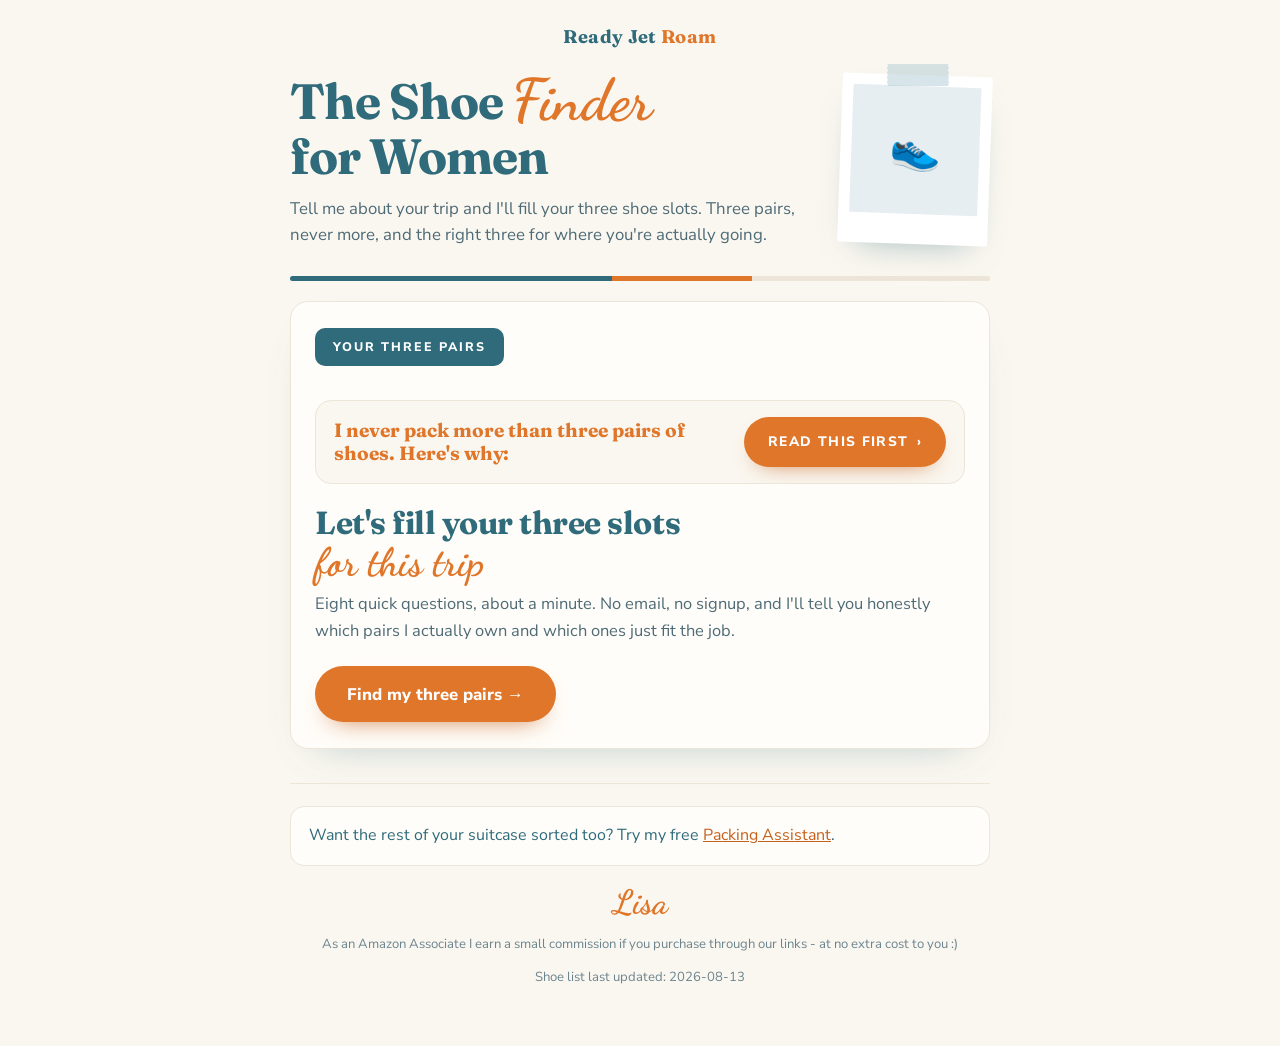
<file: shoefinder/index.html>
<!DOCTYPE html>
<html lang="en">
<head>
<meta charset="UTF-8">
<meta name="viewport" content="width=device-width, initial-scale=1.0">
<title>The Shoe Finder - Ready Jet Roam</title>
<meta name="description" content="Tell me about your trip and I'll fill your three shoe slots. Never pack more than three pairs.">

<link rel="preconnect" href="https://fonts.googleapis.com">
<link rel="preconnect" href="https://fonts.gstatic.com" crossorigin>
<link rel="stylesheet" href="https://fonts.googleapis.com/css2?family=Fraunces:opsz,wght@9..144,400;9..144,500;9..144,600;9..144,700&family=Dancing+Script:wght@600;700&family=Caveat:wght@500;600;700&family=Nunito+Sans:wght@400;600;700;800&display=swap">

<style>
/* =========================================================================
   BRAND TOKENS
   Colors and fonts matched to the live Packing Assistant page.
   [MATT: change a value here and it updates everywhere in the tool.]
   ========================================================================= */
:root{
  /* Matched to the Packing Assistant: deep petrol blue does the headings
     and structure, orange does the accents and anything you click. */
  --paper:       #faf7f0;   /* warm cream page background */
  --card:        #fffdf9;
  --ink:         #2f6b7a;   /* headings, the deep petrol blue */
  --ink-dark:    #24525e;   /* darker press of the same blue */
  --body:        #4f6b76;   /* body copy, softer than headings */
  --ink-soft:    #6c848e;   /* secondary text */
  --teal-tint:   #e6eef1;   /* pale blue fills */
  --orange:      #e0762a;   /* accents, script words, buttons */
  --orange-dark: #c4611c;   /* hover / pressed */
  --orange-soft: #fdf0e4;   /* pale orange fills */
  --line:        #ece5d8;   /* borders */
  --shadow:      0 18px 40px -28px rgba(47,107,122,.42);
  --font-head:   'Fraunces', Georgia, serif;
  --font-body:   'Nunito Sans', -apple-system, BlinkMacSystemFont, 'Segoe UI', Roboto, Arial, sans-serif;
  --font-script: 'Dancing Script', 'Caveat', cursive;
}

*{box-sizing:border-box;margin:0;padding:0}
html{-webkit-text-size-adjust:100%;scroll-behavior:smooth}
body{
  font-family:var(--font-body);
  background:var(--paper);
  color:var(--body);
  font-size:18px;
  line-height:1.6;
  padding:0 16px 48px;
}
.wrap{max-width:700px;margin:0 auto}
.skip-link{position:absolute;left:-9999px}
.skip-link:focus{position:static;display:inline-block;padding:10px;background:var(--ink);color:#fff}

/* ---------- Brand + hero ---------- */
.brand{text-align:center;padding:22px 0 4px}
.brand-link{display:inline-block;text-decoration:none}
.brand-wordmark{
  font-family:var(--font-head);font-weight:700;font-size:1.15rem;
  letter-spacing:.02em;color:var(--ink);
}
.brand-wordmark span{color:var(--orange)}

.hero{display:flex;align-items:center;gap:20px;padding:14px 0 6px}
.hero-text{flex:1;min-width:0}
.hero h1{
  font-family:var(--font-head);font-weight:700;
  font-size:clamp(2.1rem,7.2vw,3.1rem);
  line-height:1.04;letter-spacing:-.02em;color:var(--ink);
}
/* The script word sits inline in the headline, the way "Assistant" does. */
.hero h1 .pop{
  font-family:var(--font-script);font-weight:700;font-style:normal;
  font-size:1.18em;color:var(--orange);letter-spacing:0;
  padding-right:.06em;
}
.hero .tag{margin-top:14px;color:var(--body);font-size:1.05rem;line-height:1.55}

.polaroid{
  flex:0 0 150px;position:relative;background:#fff;padding:11px 11px 30px;
  border-radius:2px;box-shadow:0 16px 34px -20px rgba(47,107,122,.5);
  transform:rotate(2deg);
}
.polaroid .tape{
  position:absolute;top:-11px;left:50%;transform:translateX(-50%) rotate(-2deg);
  width:62px;height:22px;background:rgba(160,190,203,.42);
  border-left:1px dashed rgba(255,255,255,.6);border-right:1px dashed rgba(255,255,255,.6);
}
.polaroid .photo{
  width:128px;height:128px;background:var(--teal-tint);border-radius:1px;
  display:flex;align-items:center;justify-content:center;font-size:2.6rem;overflow:hidden;
}
.polaroid .photo img{width:100%;height:100%;object-fit:cover;display:block}
.brand-logo{display:block;width:200px;max-width:70vw;height:auto;margin:0 auto}

.band{
  height:5px;border-radius:99px;margin:22px 0 8px;
  background:linear-gradient(90deg,var(--ink) 0%,var(--ink) 46%,var(--orange) 46%,var(--orange) 66%,var(--line) 66%);
}

/* ---------- Panels ---------- */
.panel{
  background:var(--card);border:1px solid var(--line);border-radius:18px;
  padding:26px 24px;margin-top:20px;box-shadow:var(--shadow);
}
.kicker{
  display:inline-block;font-size:.78rem;font-weight:800;letter-spacing:.16em;
  text-transform:uppercase;color:#fff;
  background:var(--ink);padding:9px 18px;border-radius:10px;margin-bottom:16px;
}
h2.step{
  font-family:var(--font-head);font-weight:700;
  font-size:clamp(1.55rem,4.6vw,2rem);line-height:1.08;
  letter-spacing:-.015em;color:var(--ink);margin-bottom:8px;
}
h2.step .scr{
  display:block;font-family:var(--font-script);font-weight:700;
  font-size:1.24em;color:var(--orange);line-height:1.05;
  letter-spacing:0;margin-top:1px;
}
p.lead{color:var(--body);font-size:1.03rem;margin-bottom:6px}

/* ---------- The system explainer ---------- */
details.sys{
  border:1px solid var(--line);border-radius:16px;background:var(--paper);
  margin:18px 0 6px;overflow:hidden;
}
details.sys summary{
  list-style:none;cursor:pointer;padding:16px 18px;display:flex;
  align-items:center;justify-content:space-between;gap:12px;flex-wrap:wrap;
}
details.sys summary::-webkit-details-marker{display:none}
.sys-label{
  font-family:var(--font-head);font-weight:700;font-size:1.2rem;
  line-height:1.2;color:var(--orange);flex:1 1 260px;
}
.sys-cta{
  display:inline-block;background:var(--orange);color:#fff;
  font-size:.86rem;font-weight:800;letter-spacing:.1em;text-transform:uppercase;
  padding:14px 24px;border-radius:99px;white-space:nowrap;
  box-shadow:0 10px 22px -14px rgba(196,97,28,.9);
}
details.sys summary:hover .sys-cta{background:var(--orange-dark)}
.sys-cta .chev{display:inline-block;margin-left:8px;transition:transform .2s}
details.sys[open] .sys-cta .chev{transform:rotate(90deg)}
details.sys .body{padding:0 18px 20px}
details.sys .body p{margin-bottom:12px;font-size:.98rem}
ul.sysrules{list-style:none;margin-top:6px}
ul.sysrules li{display:flex;gap:12px;margin-bottom:12px;font-size:.98rem}
ul.sysrules .num{
  flex:0 0 26px;height:26px;border-radius:50%;background:var(--ink);color:#fff;
  font-weight:800;font-size:.85rem;display:flex;align-items:center;justify-content:center;
}
.payoff{
  background:var(--orange-soft);border-radius:12px;padding:14px 16px;
  font-size:.96rem;margin-top:14px;
}
.payoff b{display:block;font-family:var(--font-head);margin-bottom:2px}

/* ---------- Progress ---------- */
.progwrap{margin-bottom:18px}
.progbar{height:10px;background:var(--teal-tint);border-radius:99px;overflow:hidden}
.progfill{height:100%;background:var(--orange);border-radius:99px;transition:width .35s ease}
.progtxt{
  display:flex;justify-content:space-between;font-size:.85rem;
  color:var(--ink-soft);font-weight:700;margin-top:8px;
}

/* ---------- Fields and options ---------- */
.field{margin-top:18px}
.field label,.qlabel{
  display:block;font-weight:700;font-size:1.05rem;margin-bottom:4px;color:var(--ink);
}
.hint{font-weight:600;font-size:.86rem;color:var(--ink-soft)}
.opts{display:flex;flex-direction:column;gap:11px;margin-top:14px}
.opt{
  display:block;width:100%;text-align:left;cursor:pointer;font-family:var(--font-body);
  background:var(--paper);border:2px solid var(--line);border-radius:14px;
  padding:15px 17px;font-size:1.02rem;font-weight:700;color:var(--ink-dark);
  min-height:58px;transition:border-color .15s,background .15s,transform .08s;
}
.opt .sub{display:block;font-size:.88rem;font-weight:400;color:var(--ink-soft);margin-top:3px}
.opt:hover{border-color:var(--ink);background:var(--teal-tint)}
.opt:active{transform:translateY(1px)}
.opt:focus-visible{outline:3px solid var(--orange);outline-offset:2px}

.cta-row{display:flex;flex-wrap:wrap;gap:12px;align-items:center;margin-top:22px}
.cta{
  cursor:pointer;border:none;border-radius:99px;font-family:var(--font-body);
  background:var(--orange);color:#fff;font-size:1.05rem;font-weight:800;
  padding:16px 32px;min-height:56px;transition:background .15s,transform .08s;
  box-shadow:0 12px 26px -16px rgba(196,97,28,.95);
}
.cta:hover{background:var(--orange-dark)}
.cta:active{transform:translateY(1px)}
.cta:focus-visible{outline:3px solid var(--ink);outline-offset:2px}
.cta.ghost{
  background:none;color:var(--ink);border:2px solid var(--line);font-weight:700;
  box-shadow:none;
}
.cta.ghost:hover{background:var(--teal-tint);border-color:var(--ink)}
.cta.sm{font-size:.92rem;padding:11px 18px;min-height:46px}
.toptools{display:flex;gap:10px;flex-wrap:wrap;margin-bottom:16px}

/* ---------- Results ---------- */
.summary{
  background:var(--teal-tint);border-radius:14px;padding:14px 18px;
  font-size:.98rem;margin:6px 0 20px;
}
.slot{
  background:var(--card);border:1px solid var(--line);border-radius:16px;
  padding:20px;margin-bottom:16px;box-shadow:var(--shadow);
}
.slot .slot-no{
  display:flex;align-items:center;gap:10px;margin-bottom:8px;
}
.slot .num{
  flex:0 0 30px;height:30px;border-radius:50%;background:var(--ink);color:#fff;
  font-weight:800;font-size:.95rem;display:flex;align-items:center;justify-content:center;
}
.slot h3{font-family:var(--font-head);font-weight:700;font-size:1.3rem;color:var(--ink)}
.slot .why-slot{color:var(--ink-soft);font-size:.97rem;margin-bottom:16px}
.pick{display:flex;gap:15px;align-items:flex-start}
.pick-img{
  flex:0 0 92px;width:92px;background:#fff;padding:7px 7px 7px;border-radius:3px;
  box-shadow:var(--shadow);transform:rotate(-2deg);
}
.pick-img .ph{
  width:100%;aspect-ratio:1;background:var(--teal-tint);border-radius:2px;
  display:flex;align-items:center;justify-content:center;font-size:1.9rem;
}
.pick-img img{width:100%;aspect-ratio:1;object-fit:cover;border-radius:2px;display:block}
.pick-img .ph-note{
  font-family:var(--font-script);font-size:.85rem;color:var(--ink-soft);
  text-align:center;line-height:1;margin-top:4px;
}
.pick-info{flex:1;min-width:0}
.pick-info .name{font-family:var(--font-head);font-weight:700;font-size:1.1rem;color:var(--ink)}
.pick-info .why{font-size:.97rem;margin:8px 0 14px}
.badge,.fits{
  display:inline-block;border-radius:99px;font-size:.76rem;font-weight:800;
  padding:5px 12px;margin-top:7px;line-height:1.35;
}
.badge{background:var(--orange);color:#fff}
.fits{background:var(--teal-tint);color:var(--ink-dark)}
.buy{
  display:inline-block;background:var(--orange);color:#fff;text-decoration:none;
  border-radius:99px;font-weight:800;font-size:.95rem;padding:13px 24px;min-height:48px;
  box-shadow:0 10px 22px -14px rgba(196,97,28,.9);
}
.buy:hover{background:var(--orange-dark)}
.checked{font-size:.78rem;color:var(--ink-soft);margin-top:10px}

.tip{
  background:var(--orange-soft);border-radius:16px;padding:20px 22px;margin:24px 0;
}
.tip .lbl{
  font-family:var(--font-script);font-weight:700;font-size:1.75rem;color:var(--orange);
  line-height:1.1;margin-bottom:10px;
}
.tip ul{list-style:none}
.tip li{display:flex;gap:11px;margin-bottom:11px;font-size:.98rem}
.tip li:last-child{margin-bottom:0}
.tip li .dot{flex:0 0 8px;height:8px;border-radius:50%;background:var(--orange);margin-top:9px}

.skip-box{
  border:2px dashed var(--line);border-radius:16px;padding:20px 22px;margin:24px 0;
}
.skip-box h4{font-family:var(--font-head);font-weight:700;font-size:1.15rem;margin-bottom:10px;color:var(--ink)}
.skip-box p{font-size:.97rem;color:var(--ink-soft)}

/* ---------- Footer ---------- */
footer{
  margin-top:34px;padding-top:22px;border-top:1px solid var(--line);
  font-size:.9rem;color:var(--ink-soft);text-align:center;
}
footer a{color:var(--orange-dark)}
.sig{font-family:var(--font-script);font-weight:700;font-size:2.1rem;color:var(--orange);line-height:1.1;margin-bottom:8px}
.foot-cta{
  background:var(--card);border:1px solid var(--line);border-radius:14px;
  padding:16px 18px;font-size:1rem;color:var(--ink);margin-bottom:18px;text-align:left;
}
.disc{font-size:.82rem;margin-top:14px;line-height:1.5}
footer p{margin-bottom:10px}

/* ---------- Print ---------- */
@media print{
  body{background:#fff;color:#000;font-size:12pt;padding:0}
  .no-print,.buy,.cta-row,.toptools,.progwrap,.polaroid,.band,.kicker,.foot-cta{display:none !important}
  .panel,.slot{box-shadow:none;border:1px solid #999;break-inside:avoid}
  .tip,.summary{background:#fff;border:1px solid #999}
  a{color:#000;text-decoration:none}
}

@media (max-width:520px){
  body{font-size:17px}
  .hero{gap:14px}
  .hero h1{font-size:1.85rem}
  .polaroid{flex-basis:112px;padding:8px 8px 22px}
  .polaroid .photo{width:96px;height:96px;font-size:2rem}
  .panel{padding:22px 18px}
  h2.step{font-size:1.5rem}
  h2.step .scr{font-size:1.65rem}
  .pick-img{flex-basis:78px;width:78px}
}
</style>
</head>
<body>
<a href="#quiz" class="skip-link">Skip to the shoe quiz</a>
<div class="wrap">

  <header class="brand">
    <a class="brand-link" href="https://readyjetroam.com/" rel="home">
      <img id="rjrLogo" class="brand-logo" alt="Ready Jet Roam" hidden>
      <span class="brand-wordmark" id="rjrWordmark">Ready Jet <span>Roam</span></span>
    </a>
  </header>

  <div class="hero">
    <div class="hero-text">
      <h1>The Shoe <span class="pop">Finder</span><br>for Women</h1>
      <p class="tag">Tell me about your trip and I'll fill your three shoe slots. Three pairs, never more, and the right three for where you're actually going.</p>
    </div>
    <div class="polaroid">
      <div class="tape" aria-hidden="true"></div>
      <div class="photo"><img id="rjrPhoto" alt="Lisa, packing" hidden><span id="rjrPhotoFallback" aria-hidden="true">👟</span></div>
    </div>
  </div>

  <div class="band"></div>

  <main id="quiz" aria-live="polite"></main>

  <footer id="site-foot"></footer>
</div>

<script>
/* =========================================================================
   DATA_LAST_REVIEWED
   [MATT: bump this date whenever you check the links and the picks.]
   ========================================================================= */
const DATA_LAST_REVIEWED = '2026-08-13';

/* Amazon affiliate tag. Every Amazon link gets this automatically. */
const AMAZON_TAG = 'readyjetroa0d-20';

/* =========================================================================
   INTERIM AFFILIATE DESTINATIONS
   These are your existing Ready Jet Roam affiliate links. A shoe only falls
   back to one of these while its own amazonUrl is still a placeholder, and
   the button label changes to match so it never pretends to be a direct
   product link. Paste a real product URL into a shoe and that shoe stops
   using these automatically.
   ========================================================================= */
const AFFILIATE_SHOES_LIST = 'https://amzn.to/49GVekQ';                  /* your Amazon shoes list */
const AFFILIATE_STOREFRONT = 'https://www.amazon.com/shop/readyjetroam'; /* your Amazon storefront */

/* =========================================================================
   IMAGES
   [MATT: swap these for any other uploaded image and the page picks it up.
   Leave either one blank ('') and the tool falls back on its own: the logo
   becomes a text wordmark, the photo becomes a shoe icon. Nothing breaks.]
   ========================================================================= */
const BRAND_LOGO_URL = 'https://readyjetroam.com/wp-content/uploads/2020/10/logo-transparent-no-extra-space-300x111.png';
const HERO_PHOTO_URL = 'https://readyjetroam.com/wp-content/uploads/2026/07/readyjetroam-lisa-packing-app-square-scaled.jpeg';

/* =========================================================================
   THE SHOE LIST - this is the only thing you should ever need to edit.

   id           unique key, keep it stable
   name         display name
   brand        brand name
   jobs         which slot(s) it can fill: 'miles', 'nice', 'wet'
   scenarios    which trip types it suits (keys listed in SCENARIOS below)
   sports       only for sport shoes: 'gym', 'court', 'running'
   tags         'trail' = real hiking shoe, 'winter' = warm winter boot,
                'dressy' = dressy enough for an event
   gender       "women's" or 'unisex'
   waterproof   true ONLY if genuinely waterproof, not water resistant
   amazonUrl    real product link, or the placeholder '[AMAZON LINK - MATT]'
                (until it's filled, the button goes to your Amazon shoe list
                instead and relabels itself, so it still earns)
   imageUrl     product photo URL, or '' for a neat polaroid placeholder
   emoji        shown in the placeholder photo
   oneLineWhy   one sentence, shown on the results card
   lisaVerified true ONLY for pairs we personally use. Never fake this.
   verifiedBy   who actually uses it: 'Lisa', 'Matt', or "Lisa's mom"
   lastVerified date YOU last opened the link and confirmed the shoe is still
                sold. Leave '' until that's actually happened: while it's
                blank the card shows no date rather than claiming one.
   notes        anything future-you needs to remember
   ========================================================================= */
const SHOES = [

  /* ---------- VERIFIED: pairs we actually travel with ---------- */
  {
    id: 'cole-haan-grand-crosscourt',
    name: 'Grand Crosscourt white leather sneaker',
    brand: 'Cole Haan',
    jobs: ['miles'],
    scenarios: ['euro-city', 'business', 'cruise'],
    sports: [], tags: [], gender: "women's", waterproof: false,
    amazonUrl: '[AMAZON LINK - MATT]',
    imageUrl: '', emoji: '👟',
    oneLineWhy: "A white leather sneaker that walks all day and still looks right with a dress at dinner.",
    lisaVerified: true, verifiedBy: 'Lisa', lastVerified: '',
    notes: "Lisa's miles pair for cities."
  },
  {
    id: 'rothys-daily-flat',
    name: 'The Daily Flat',
    brand: "Rothy's",
    jobs: ['nice'],
    scenarios: ['euro-city', 'rainy-shoulder', 'cruise', 'business', 'beach-town', 'long-walking', 'safari'],
    sports: [], tags: ['dressy'], gender: "women's", waterproof: false,
    amazonUrl: '[ROTHYS AFFILIATE LINK - MATT]',  /* separate affiliate, NOT Amazon */
    imageUrl: '', emoji: '🥿',
    oneLineWhy: "Packs flat, goes with everything, and it's machine washable. Yes, the whole shoe.",
    lisaVerified: true, verifiedBy: 'Lisa', lastVerified: '',
    notes: "Lisa's nice pair. Rothy's link is a separate affiliate, not Amazon."
  },
  {
    id: 'reef-sandy',
    name: 'Sandy flip flop',
    brand: 'REEF',
    jobs: ['wet'],
    scenarios: ['beach-town', 'cruise', 'euro-city', 'rainy-shoulder', 'business', 'long-walking', 'safari'],
    sports: [], tags: [], gender: "women's", waterproof: true,
    amazonUrl: '[AMAZON LINK - MATT]',
    imageUrl: '', emoji: '🩴',
    oneLineWhy: "Weighs nothing, dries instantly, and saves your feet from every questionable hotel shower floor.",
    lisaVerified: true, verifiedBy: 'Lisa', lastVerified: '',
    notes: "Lisa's wet pair."
  },
  {
    id: 'on-cloud-6-waterproof',
    name: 'Cloud 6 Waterproof',
    brand: 'On',
    jobs: ['miles'],
    scenarios: ['rainy-shoulder', 'long-walking', 'euro-city', 'winter-city'],
    sports: [], tags: [], gender: "women's", waterproof: true,
    amazonUrl: '[AMAZON LINK - MATT]',
    imageUrl: '', emoji: '👟',
    oneLineWhy: "Actually waterproof, not 'waterproof until it rains'. I wore these on the Camino de Santiago.",
    lisaVerified: true, verifiedBy: 'Lisa', lastVerified: '',
    notes: "Lisa's wet-weather miles pair. Camino tested."
  },
  {
    id: 'hoka-clifton-9-gtx',
    name: 'Clifton 9 GTX',
    brand: 'HOKA',
    jobs: ['miles'],
    scenarios: ['rainy-shoulder', 'long-walking', 'winter-city', 'safari'],
    sports: [], tags: [], gender: "women's", waterproof: true,
    amazonUrl: '[AMAZON LINK - MATT]',
    imageUrl: '', emoji: '👟',
    oneLineWhy: "Gore-Tex and marshmallow cushioning. Matt wore these on the Camino and never once complained about his feet.",
    lisaVerified: true, verifiedBy: 'Matt', lastVerified: '',
    notes: "Matt's wet-weather pair. Camino tested."
  },
  {
    id: 'merrell-walking',
    name: 'Walking shoes',
    brand: 'Merrell',
    jobs: ['miles'],
    scenarios: ['long-walking', 'safari', 'euro-city'],
    sports: [], tags: [], gender: "women's", waterproof: false,
    amazonUrl: '[AMAZON LINK - MATT]',
    imageUrl: '', emoji: '👟',
    oneLineWhy: "Sensible, sturdy, and built for real miles. My mom swears by hers and she's rarely wrong.",
    lisaVerified: true, verifiedBy: "Lisa's mom", lastVerified: '',
    notes: "Lisa's mom's pick."
  },

  /* ---------- CANDIDATES: well reviewed, fit the job, we don't own them.
       lisaVerified stays false so the tool never claims we use them. ---------- */
  {
    id: 'skechers-go-walk',
    name: 'Go Walk slip-on',
    brand: 'Skechers',
    jobs: ['miles'],
    scenarios: ['beach-town', 'cruise', 'safari'],
    sports: [], tags: [], gender: "women's", waterproof: false,
    amazonUrl: '[AMAZON LINK - MATT]',
    imageUrl: '', emoji: '👟',
    oneLineWhy: "Light, breathable, and slips on and off without a fight. A warm-weather walking favorite for good reason.",
    lisaVerified: false, verifiedBy: '', lastVerified: '',
    notes: 'Candidate. Well reviewed for warm-weather walking.'
  },
  {
    id: 'nb-608-crosstrainer',
    name: '608 v5 cross trainer',
    brand: 'New Balance',
    jobs: ['miles'], scenarios: [], sports: ['gym'], tags: [],
    gender: "women's", waterproof: false,
    amazonUrl: '[AMAZON LINK - MATT]',
    imageUrl: '', emoji: '🏋️',
    oneLineWhy: "A classic cross trainer that handles the hotel gym and a full day of sightseeing without needing a second pair.",
    lisaVerified: false, verifiedBy: '', lastVerified: '',
    notes: 'Candidate. Gym pick.'
  },
  {
    id: 'asics-gel-dedicate',
    name: 'Gel-Dedicate court shoe',
    brand: 'ASICS',
    jobs: ['miles'], scenarios: [], sports: ['court'], tags: [],
    gender: "women's", waterproof: false,
    amazonUrl: '[AMAZON LINK - MATT]',
    imageUrl: '', emoji: '🎾',
    oneLineWhy: "A proper court shoe for pickleball or tennis that's comfortable enough to sightsee in afterward.",
    lisaVerified: false, verifiedBy: '', lastVerified: '',
    notes: 'Candidate. Pickleball and tennis pick.'
  },
  {
    id: 'brooks-ghost-16',
    name: 'Ghost 16 running shoe',
    brand: 'Brooks',
    jobs: ['miles'], scenarios: ['long-walking'], sports: ['running'], tags: [],
    gender: "women's", waterproof: false,
    amazonUrl: '[AMAZON LINK - MATT]',
    imageUrl: '', emoji: '🏃',
    oneLineWhy: "One of the most loved neutral running shoes out there, and it doubles happily as an all-day walker.",
    lisaVerified: false, verifiedBy: '', lastVerified: '',
    notes: 'Candidate. Running pick.'
  },
  {
    id: 'merrell-moab-3-wp',
    name: 'Moab 3 Mid Waterproof hiking boot',
    brand: 'Merrell',
    jobs: ['wet'], scenarios: ['safari', 'long-walking'], sports: [], tags: ['trail'],
    gender: "women's", waterproof: true,
    amazonUrl: '[AMAZON LINK - MATT]',
    imageUrl: '', emoji: '🥾',
    oneLineWhy: "One of the best-reviewed hiking boots ever made. Grippy, waterproof, and kind to ankles on rough ground.",
    lisaVerified: false, verifiedBy: '', lastVerified: '',
    notes: 'Candidate. Trail pick for real hiking.'
  },
  {
    id: 'sorel-out-n-about',
    name: 'Out N About III waterproof boot',
    brand: 'Sorel',
    jobs: ['wet'], scenarios: ['winter-city'], sports: [], tags: ['winter'],
    gender: "women's", waterproof: true,
    amazonUrl: '[AMAZON LINK - MATT]',
    imageUrl: '', emoji: '🥾',
    oneLineWhy: "Waterproof, warm, and grippy enough for slushy sidewalks, without looking like you're headed to the Arctic.",
    lisaVerified: false, verifiedBy: '', lastVerified: '',
    notes: 'Candidate. Winter slush and snow pick.'
  },
  {
    id: 'blondo-waterproof-bootie',
    name: 'Villa waterproof heeled bootie',
    brand: 'Blondo',
    jobs: ['nice'], scenarios: ['winter-city'], sports: [], tags: ['dressy'],
    gender: "women's", waterproof: true,
    amazonUrl: '[AMAZON LINK - MATT]',
    imageUrl: '', emoji: '👢',
    oneLineWhy: "A dressy ankle boot that's actually waterproof, so a rainy walk to dinner doesn't wreck the evening.",
    lisaVerified: false, verifiedBy: '', lastVerified: '',
    notes: 'Candidate. Dressy pick for cold, wet cities.'
  },
  {
    id: 'vionic-sandal',
    name: 'Dressy support sandal',
    brand: 'Vionic',
    jobs: ['nice'], scenarios: ['beach-town', 'cruise', 'safari'], sports: [], tags: ['dressy'],
    gender: "women's", waterproof: false,
    amazonUrl: '[AMAZON LINK - MATT]',
    imageUrl: '', emoji: '👡',
    oneLineWhy: "A sandal with real arch support that still looks like you dressed up, not like you gave up.",
    lisaVerified: false, verifiedBy: '', lastVerified: '',
    notes: 'Candidate. Warm-weather dinner pick.'
  },
  {
    id: 'naturalizer-block-heel',
    name: 'Vera block heel pump',
    brand: 'Naturalizer',
    jobs: ['nice'], scenarios: ['business', 'cruise'], sports: [], tags: ['dressy'],
    gender: "women's", waterproof: false,
    amazonUrl: '[AMAZON LINK - MATT]',
    imageUrl: '', emoji: '👠',
    oneLineWhy: "A low block heel from a comfort brand, for when the dinner really is that kind of dinner.",
    lisaVerified: false, verifiedBy: '', lastVerified: '',
    notes: 'Candidate. Dressier backup to the flat.'
  }
];

/* =========================================================================
   QUIZ QUESTIONS - edit the labels freely, keep the value keys the same.
   ========================================================================= */
const SCENARIOS = {
  'euro-city':      'The European city trip',
  'rainy-shoulder': 'The rainy shoulder season trip',
  'beach-town':     'The beach and town week',
  'cruise':         'The cruise',
  'long-walking':   'The long walking trip',
  'safari':         'The safari or adventure trip',
  'winter-city':    'The winter city break',
  'business':       'The business trip with a weekend on the end'
};

const QUESTIONS = [
  {
    key: 'region',
    title: "Where are you headed?",
    scr: "the big one",
    options: [
      { value: 'europe',     label: '🇪🇺 Europe' },
      { value: 'uk-scandi',  label: '🌧️ UK, Ireland or Scandinavia' },
      { value: 'warm',       label: '🏝️ Somewhere warm', sub: 'Beach, islands, the tropics' },
      { value: 'usa-canada', label: '🍁 USA or Canada' },
      { value: 'aus-nz',     label: '🦘 Australia or New Zealand' },
      { value: 'mixed',      label: '🌍 A mix, or somewhere else' }
    ]
  },
  {
    key: 'season',
    title: "What season will it be there?",
    scr: "their season, not yours",
    hint: "September in Australia is spring. Worth a second look.",
    options: [
      { value: 'spring', label: '🌱 Spring' },
      { value: 'summer', label: '☀️ Summer' },
      { value: 'fall',   label: '🍂 Fall / Autumn' },
      { value: 'winter', label: '❄️ Winter' }
    ]
  },
  {
    key: 'length',
    title: "How long are you going for?",
    scr: "roughly",
    options: [
      { value: 'short',  label: '🗓️ Under a week' },
      { value: 'medium', label: '🗓️ One to two weeks' },
      { value: 'long',   label: '🗓️ Longer than two weeks' }
    ]
  },
  {
    key: 'scenario',
    title: "Which of these sounds most like your trip?",
    scr: "pick the closest",
    options: [
      { value: 'euro-city',      label: '🏙️ ' + SCENARIOS['euro-city'],      sub: 'Cobblestones, cafes, a lot of walking' },
      { value: 'rainy-shoulder', label: '🌧️ ' + SCENARIOS['rainy-shoulder'], sub: 'Off-season prices, on-season rain' },
      { value: 'beach-town',     label: '🏖️ ' + SCENARIOS['beach-town'],     sub: 'Sand in the morning, dinner in town' },
      { value: 'cruise',         label: '🚢 ' + SCENARIOS['cruise'],         sub: 'Sea days, port days, one dressy night' },
      { value: 'long-walking',   label: '🚶 ' + SCENARIOS['long-walking'],   sub: 'A Camino, a walking tour, serious daily miles' },
      { value: 'safari',         label: '🦁 ' + SCENARIOS['safari'],         sub: 'Dust, wildlife, early mornings' },
      { value: 'winter-city',    label: '🎄 ' + SCENARIOS['winter-city'],    sub: 'Christmas markets, museums, cold toes' },
      { value: 'business',       label: '💼 ' + SCENARIOS['business'],       sub: "Meetings first, then you're free" }
    ]
  },
  {
    key: 'hiking',
    title: "Will you do any real hiking?",
    scr: "be honest",
    hint: "I mean actual trails. Cobblestones don't count.",
    options: [
      { value: 'yes', label: '🥾 Yes, actual trails' },
      { value: 'no',  label: '🚶 No, just regular walking' }
    ]
  },
  {
    key: 'sport',
    title: "Will you work out or play a sport?",
    scr: "while you're away",
    options: [
      { value: 'none',    label: "🍷 No, I'm on vacation" },
      { value: 'gym',     label: '🏋️ Gym or fitness classes' },
      { value: 'court',   label: '🎾 Pickleball or tennis' },
      { value: 'running', label: '🏃 Running' }
    ]
  },
  {
    key: 'dressy',
    title: "Any dressy dinners or events?",
    scr: "the good night out",
    options: [
      { value: 'yes', label: '🥂 Yes, at least one' },
      { value: 'no',  label: '👕 No, casual the whole way' }
    ]
  },
  {
    key: 'rain',
    title: "Are you expecting much rain?",
    scr: "last one",
    options: [
      { value: 'probably',   label: '🌧️ Probably' },
      { value: 'not-really', label: '🌤️ Not really' },
      { value: 'no-idea',    label: "🤷 Honestly, no idea", sub: "I'll make a sensible guess from your destination" }
    ]
  }
];

/* =========================================================================
   RECOMMENDATION LOGIC
   ========================================================================= */
function buildContext(a){
  // Would I call this destination genuinely wet if she isn't sure?
  const autoWet =
    (a.region === 'uk-scandi' && a.season !== 'summer') ||
    (a.season === 'winter' && a.region !== 'warm');

  const wetClimate =
    a.rain === 'probably' ||
    a.scenario === 'rainy-shoulder' ||
    a.scenario === 'winter-city' ||
    (a.rain === 'no-idea' && autoWet);

  return {
    region: a.region, season: a.season, length: a.length, scenario: a.scenario,
    hiking: a.hiking === 'yes',
    sport: a.sport,
    dressy: a.dressy === 'yes',
    wetClimate: wetClimate,
    cold: a.season === 'winter' || a.scenario === 'winter-city'
  };
}

function scoreShoe(shoe, job, ctx){
  let score = 0;
  if (shoe.scenarios.includes(ctx.scenario)) score += 4;
  if (shoe.lisaVerified) score += 2;
  if (ctx.wetClimate && shoe.waterproof) score += 1;
  if (ctx.dressy && job === 'nice' && shoe.tags.includes('dressy')) score += 1;
  return score;
}

function pickShoe(job, ctx, usedIds){
  let pool = SHOES.filter(function(s){
    if (!s.jobs.includes(job)) return false;
    if (usedIds.indexOf(s.id) !== -1) return false;
    if (s.gender !== "women's" && s.gender !== 'unisex') return false;
    return true;
  });

  // The hard rules of the three-pair system:
  if (job === 'miles'){
    if (ctx.sport !== 'none'){
      // The sport shoe BECOMES the miles pair. It doesn't get added.
      const sportPool = pool.filter(function(s){ return s.sports.includes(ctx.sport); });
      if (sportPool.length) pool = sportPool;
    } else if (ctx.wetClimate){
      // Genuinely wet trip: the miles pair must be waterproof, not water resistant.
      const wpPool = pool.filter(function(s){ return s.waterproof; });
      if (wpPool.length) pool = wpPool;
    }
  }
  if (job === 'wet'){
    if (ctx.hiking){
      // Real hiking: trail shoes take the wet slot. Sandals stay home.
      const trailPool = pool.filter(function(s){ return s.tags.includes('trail'); });
      if (trailPool.length) pool = trailPool;
    } else if (ctx.scenario === 'winter-city' || (ctx.cold && ctx.region !== 'warm')){
      // Winter: the trip's version of water is slush. Warm waterproof boot.
      const winterPool = pool.filter(function(s){ return s.tags.includes('winter'); });
      if (winterPool.length) pool = winterPool;
    }
  }

  pool.sort(function(a, b){
    const diff = scoreShoe(b, job, ctx) - scoreShoe(a, job, ctx);
    if (diff !== 0) return diff;
    return SHOES.indexOf(a) - SHOES.indexOf(b); // stable: earlier entry wins ties
  });
  return pool[0] || null;
}

function slotCopy(job, ctx){
  if (job === 'miles'){
    if (ctx.sport !== 'none'){
      const doing = ctx.sport === 'gym' ? 'work out' : (ctx.sport === 'court' ? 'play' : 'run');
      let copy = "You said you'll " + doing + " on this trip, so your sport shoe does double duty: it IS your miles pair. It doesn't get its own slot, it earns this one.";
      if (ctx.wetClimate) copy += " Fair warning: it isn't waterproof, so pack spare merino socks and let it dry overnight.";
      return copy;
    }
    if (ctx.wetClimate){
      return "You're headed somewhere genuinely wet, so water resistant won't cut it. This pair needs to be waterproof, full stop. Wet feet are annoying. Wet feet in a shoe you're also breaking in is a bad day.";
    }
    return "This is the pair you'll live in. Cobblestones, museum floors, the long way back to the hotel. If you'd walk 20,000 steps in it without regret, it belongs here.";
  }
  if (job === 'nice'){
    if (ctx.scenario === 'winter-city'){
      return "Dinner still happens in winter, and it usually involves a wet sidewalk on the way. This pair gets you there feeling like yourself, with dry feet.";
    }
    if (ctx.dressy){
      return "You've got at least one dinner where you'll want to feel like yourself, not like someone who packed sneakers. This pair is for that night.";
    }
    return "Even a casual trip has one evening that turns into something. One pair that isn't a sneaker saves that evening, and it barely takes any space.";
  }
  // wet
  if (ctx.hiking){
    return "You're doing real hiking, so trail shoes take this slot and the sandals stay home. Trails beat beaches for this spot, every time.";
  }
  if (ctx.scenario === 'winter-city' || (ctx.cold && ctx.region !== 'warm')){
    return "Your trip's version of water is slush, snowbanks and cold puddles. This slot goes to a boot that keeps all of that on the outside.";
  }
  if (ctx.scenario === 'beach-town' || ctx.scenario === 'cruise' || ctx.region === 'warm'){
    return "Beach, pool deck, hotel shower. This pair handles every wet surface on the trip and takes up about as much room as a paperback.";
  }
  return "Every trip has water somewhere: a hotel shower you don't trust, a pool, a surprise warm afternoon. This pair weighs nothing and covers all of it.";
}

const TIPS = {
  plane:   "Wear your bulkiest pair on the plane. Suitcase space is for the light stuff.",
  breakin: "Break new shoes in for a few weeks before you go, never the week you fly. Wet feet are annoying. Wet feet in a shoe you're also breaking in is a bad day.",
  merino:  "Pack merino socks. Merino insulates even when it's damp. Cotton doesn't."
};

function pickTips(ctx){
  const tips = [TIPS.plane];
  if (ctx.wetClimate || ctx.cold || ctx.hiking) tips.push(TIPS.merino);
  if (ctx.hiking || ctx.scenario === 'long-walking' || ctx.length === 'long') tips.push(TIPS.breakin);
  if (tips.length < 2) tips.push(TIPS.breakin);
  return tips.slice(0, 3);
}

function recommend(answers){
  const ctx = buildContext(answers);
  const used = [];
  const slots = ['miles', 'nice', 'wet'].map(function(job){
    const shoe = pickShoe(job, ctx, used);
    if (shoe) used.push(shoe.id);
    return { job: job, shoe: shoe, why: slotCopy(job, ctx) };
  });
  return { ctx: ctx, slots: slots, tips: pickTips(ctx) };
}

/* True once a real product URL has been pasted in for this shoe. */
function hasRealLink(shoe){
  return (shoe.amazonUrl || '').trim().indexOf('http') === 0;
}
function isRothys(shoe){
  return (shoe.amazonUrl || '').indexOf('ROTHYS') !== -1 ||
         (shoe.brand || '').toLowerCase().indexOf('rothy') !== -1;
}

/* Builds a working buy link. Real product URLs pass through untouched. Any
   shoe still on a placeholder goes to one of your existing affiliate links,
   so every button earns and none of them are dead. */
function buyUrl(shoe){
  const url = (shoe.amazonUrl || '').trim();
  if (url.indexOf('http') === 0) return url;
  // Rothy's isn't an Amazon brand, so it falls back to the storefront.
  if (isRothys(shoe)) return AFFILIATE_STOREFRONT;
  return AFFILIATE_SHOES_LIST;
}

/* The label always describes where the button actually goes. */
function buyLabel(shoe){
  if (hasRealLink(shoe)) return isRothys(shoe) ? "See it at Rothy's" : 'See it on Amazon';
  if (isRothys(shoe)) return 'Browse my Amazon storefront';
  return 'Browse my Amazon shoe list';
}

/* =========================================================================
   UI - everything below just renders the data and logic above.
   ========================================================================= */
if (typeof document !== 'undefined'){ (function(){

  const app = document.getElementById('quiz');
  const foot = document.getElementById('site-foot');
  const answers = {};
  let step = -1; // -1 = the intro panel

  function esc(s){
    return String(s).replace(/[&<>"']/g, function(c){
      return {'&':'&amp;','<':'&lt;','>':'&gt;','"':'&quot;',"'":'&#39;'}[c];
    });
  }

  const SLOT_NAMES = { miles: 'The miles pair', nice: 'The nice pair', wet: 'The wet pair' };

  /* Shows the logo and the hero photo if they're set. If either URL is blank
     or fails to load, the fallback underneath it stays put. */
  function setupImages(){
    const logo = document.getElementById('rjrLogo');
    const wordmark = document.getElementById('rjrWordmark');
    if (BRAND_LOGO_URL){
      logo.onload = function(){ logo.hidden = false; wordmark.hidden = true; };
      logo.onerror = function(){ logo.remove(); };
      logo.src = BRAND_LOGO_URL;
    }
    const photo = document.getElementById('rjrPhoto');
    const photoFallback = document.getElementById('rjrPhotoFallback');
    if (HERO_PHOTO_URL){
      photo.onload = function(){ photo.hidden = false; photoFallback.hidden = true; };
      photo.onerror = function(){ photo.remove(); };
      photo.src = HERO_PHOTO_URL;
    }
  }

  function renderFooter(showMaintenance){
    let html = '';
    html += '<div class="foot-cta no-print">Want the rest of your suitcase sorted too? Try my free <a href="https://readyjetroam.com/packing-app/">Packing Assistant</a>.</div>';
    html += '<div class="sig">Lisa</div>';
    if (showMaintenance){
      html += '<p>Found a link that\'s out of stock or a pair I should know about? Hit reply on any newsletter or email <a href="mailto:lisa@readyjetroam.com">lisa@readyjetroam.com</a> - I keep this updated.</p>';
    }
    html += '<p class="disc">As an Amazon Associate I earn a small commission if you purchase through our links - at no extra cost to you :)</p>';
    html += '<p class="disc">Shoe list last updated: ' + esc(DATA_LAST_REVIEWED) + '</p>';
    foot.innerHTML = html;
  }

  function renderIntro(){
    app.innerHTML =
      '<div class="panel">' +
        '<span class="kicker">Your Three Pairs</span>' +
        '<details class="sys">' +
          '<summary>' +
            '<span class="sys-label">I never pack more than three pairs of shoes. Here\'s why:</span>' +
            '<span class="sys-cta">READ THIS FIRST<span class="chev">&rsaquo;</span></span>' +
          '</summary>' +
          '<div class="body">' +
            "<p>Shoes are the number one space-waster in a suitcase, and most of us overpack them because we're guessing. So I stopped guessing. Every pair I bring has to fill one of three jobs, and if it doesn't fill one, it doesn't come.</p>" +
            '<ul class="sysrules">' +
              '<li><span class="num">1</span><div><b>The miles pair.</b> Whatever you\'ll walk 20,000 steps in without regret.</div></li>' +
              '<li><span class="num">2</span><div><b>The nice pair.</b> Whatever gets you into dinner feeling like yourself.</div></li>' +
              '<li><span class="num">3</span><div><b>The wet pair.</b> Beach, pool, hotel shower, rain. Whatever your trip\'s version of water is.</div></li>' +
            '</ul>' +
            '<div class="payoff"><b>The payoff</b>The shoes change by trip. The number never does. That\'s the whole system, and it\'s why I haven\'t checked a bag in years.</div>' +
          '</div>' +
        '</details>' +
        '<h2 class="step" style="margin-top:22px">Let\'s fill your three slots<span class="scr">for this trip</span></h2>' +
        '<p class="lead">Eight quick questions, about a minute. No email, no signup, and I\'ll tell you honestly which pairs I actually own and which ones just fit the job.</p>' +
        '<div class="cta-row"><button class="cta" id="start-btn">Find my three pairs &rarr;</button></div>' +
      '</div>';
    document.getElementById('start-btn').addEventListener('click', function(){
      step = 0; render();
    });
    renderFooter(false);
  }

  function renderQuestion(){
    const q = QUESTIONS[step];
    const pct = Math.round((step / QUESTIONS.length) * 100);
    let html =
      '<div class="panel">' +
        '<div class="toptools no-print"><button class="cta ghost sm" id="back-btn">&larr; Back</button></div>' +
        '<div class="progwrap no-print">' +
          '<div class="progbar" role="progressbar" aria-valuemin="0" aria-valuemax="100" aria-valuenow="' + pct + '" aria-label="Quiz progress">' +
            '<div class="progfill" style="width:' + pct + '%"></div>' +
          '</div>' +
          '<div class="progtxt"><span>Question ' + (step + 1) + ' of ' + QUESTIONS.length + '</span><span>' + pct + '%</span></div>' +
        '</div>' +
        '<h2 class="step">' + esc(q.title) + (q.scr ? '<span class="scr">' + esc(q.scr) + '</span>' : '') + '</h2>' +
        (q.hint ? '<p class="lead">' + esc(q.hint) + '</p>' : '') +
        '<div class="opts">';
    q.options.forEach(function(o){
      html += '<button class="opt" data-value="' + esc(o.value) + '">' + esc(o.label) +
              (o.sub ? '<span class="sub">' + esc(o.sub) + '</span>' : '') + '</button>';
    });
    html += '</div></div>';
    app.innerHTML = html;

    app.querySelectorAll('.opt').forEach(function(btn){
      btn.addEventListener('click', function(){
        answers[q.key] = btn.getAttribute('data-value');
        step += 1;
        render();
        window.scrollTo({ top: 0, behavior: 'smooth' });
      });
    });
    document.getElementById('back-btn').addEventListener('click', function(){
      step -= 1;
      render();
      window.scrollTo({ top: 0, behavior: 'smooth' });
    });
    renderFooter(false);
  }

  function slotCard(slot, index){
    const shoe = slot.shoe;
    let html = '<div class="slot">';
    html += '<div class="slot-no"><span class="num">' + (index + 1) + '</span><h3>' + esc(SLOT_NAMES[slot.job]) + '</h3></div>';
    html += '<p class="why-slot">' + esc(slot.why) + '</p>';
    if (!shoe){
      html += "<p>I don't have a pick loaded for this combination yet. Email me and I'll fix that.</p></div>";
      return html;
    }
    html += '<div class="pick"><div class="pick-img">';
    if (shoe.imageUrl){
      html += '<img src="' + esc(shoe.imageUrl) + '" alt="' + esc(shoe.brand + ' ' + shoe.name) + '">';
    } else {
      html += '<div class="ph" aria-hidden="true">' + esc(shoe.emoji || '👟') + '</div><div class="ph-note">photo soon</div>';
    }
    html += '</div><div class="pick-info">';
    html += '<div class="name">' + esc(shoe.brand + ' ' + shoe.name) + '</div>';
    if (shoe.lisaVerified){
      const who = shoe.verifiedBy || 'Lisa';
      let badgeText = 'The pair I actually travel with';
      if (who === 'Matt') badgeText = "Matt's pair - he actually travels with these";
      if (who === "Lisa's mom") badgeText = 'My mom swears by these';
      html += '<span class="badge">&#10003; ' + esc(badgeText) + '</span>';
    } else {
      html += '<span class="fits">Fits this job - well reviewed, not one I own</span>';
    }
    html += '<p class="why">' + esc(shoe.oneLineWhy) + '</p>';
    html += '<a class="buy" href="' + esc(buyUrl(shoe)) + '" target="_blank" rel="noopener sponsored">' + esc(buyLabel(shoe)) + '</a>';
    if (shoe.lastVerified){
      html += '<div class="checked" title="The date I last checked this link and this pick">Link checked: ' + esc(shoe.lastVerified) + '</div>';
    }
    html += '</div></div></div>';
    return html;
  }

  function renderResults(){
    const rec = recommend(answers);
    let html = '<div class="panel">';
    html += '<div class="toptools no-print"><button class="cta ghost sm" id="retake-btn">&larr; Change my answers</button></div>';
    html += '<span class="kicker">Your Packing List</span>';
    html += '<h2 class="step">Your three pairs<span class="scr">that\'s the whole list</span></h2>';
    html += '<div class="summary">For ' + esc((SCENARIOS[rec.ctx.scenario] || 'your trip').toLowerCase()) + '. Three slots, three shoes, and nothing you\'ll regret carrying up a flight of stairs.</div>';
    html += '</div>';

    rec.slots.forEach(function(slot, i){ html += slotCard(slot, i); });

    html += '<div class="tip"><div class="lbl">Before you zip the suitcase</div><ul>';
    rec.tips.forEach(function(t){ html += '<li><span class="dot"></span><span>' + esc(t) + '</span></li>'; });
    html += '</ul></div>';

    html += '<div class="skip-box"><h4>🚫 What doesn\'t make the cut</h4>' +
            '<p>A fourth pair "just in case." There\'s no fourth job, so there\'s no fourth pair. If a shoe isn\'t the miles pair, the nice pair, or the wet pair, it\'s just weight you carry through an airport.</p></div>';

    html += '<div class="cta-row no-print">' +
              '<button class="cta" id="print-btn">🖨️ Print / Save this list</button>' +
              '<button class="cta ghost" id="reset-btn">Start over</button>' +
            '</div>';

    app.innerHTML = html;

    document.getElementById('print-btn').addEventListener('click', function(){ window.print(); });
    document.getElementById('retake-btn').addEventListener('click', function(){
      step = QUESTIONS.length - 1;
      render();
      window.scrollTo({ top: 0, behavior: 'smooth' });
    });
    document.getElementById('reset-btn').addEventListener('click', function(){
      for (const k in answers) delete answers[k];
      step = -1;
      render();
      window.scrollTo({ top: 0, behavior: 'smooth' });
    });
    renderFooter(true);
  }

  function render(){
    if (step < 0) renderIntro();
    else if (step < QUESTIONS.length) renderQuestion();
    else renderResults();
  }

  setupImages();
  render();
})(); }
</script>
</body>
</html>
</file>
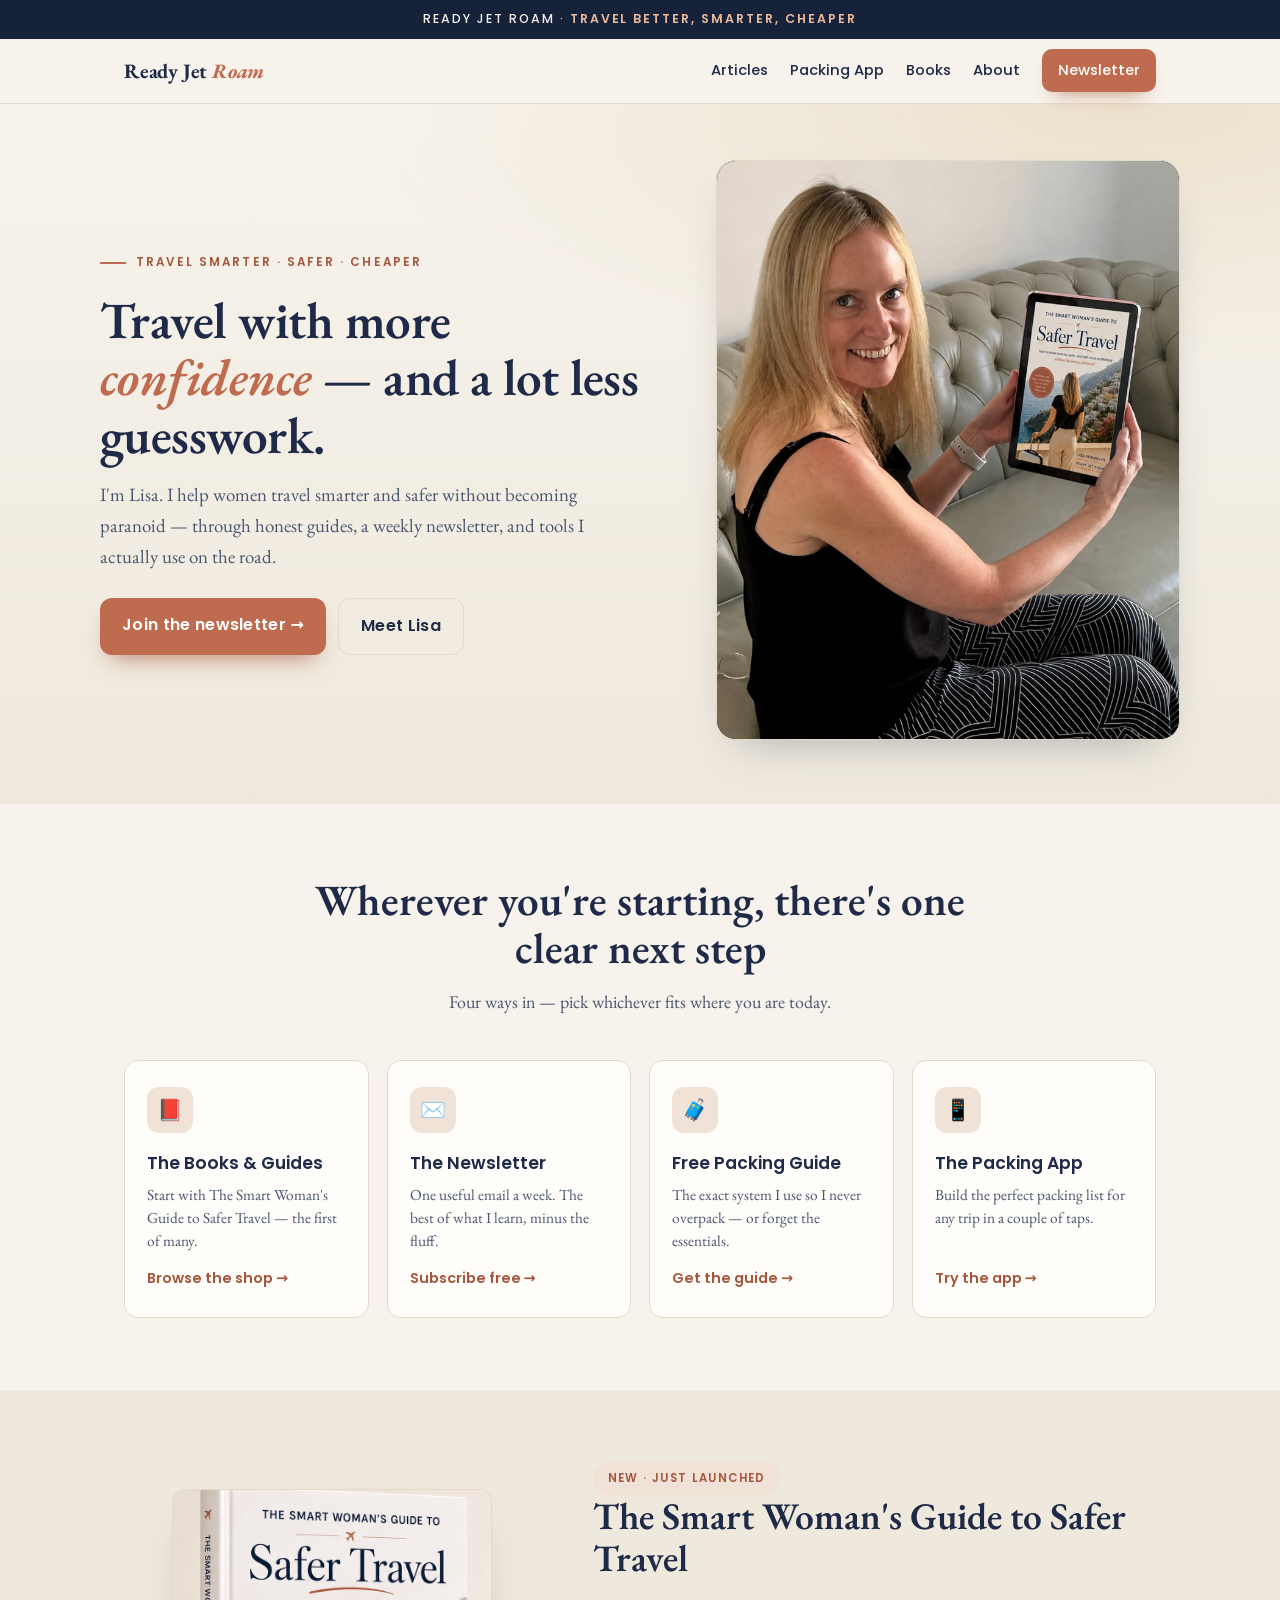
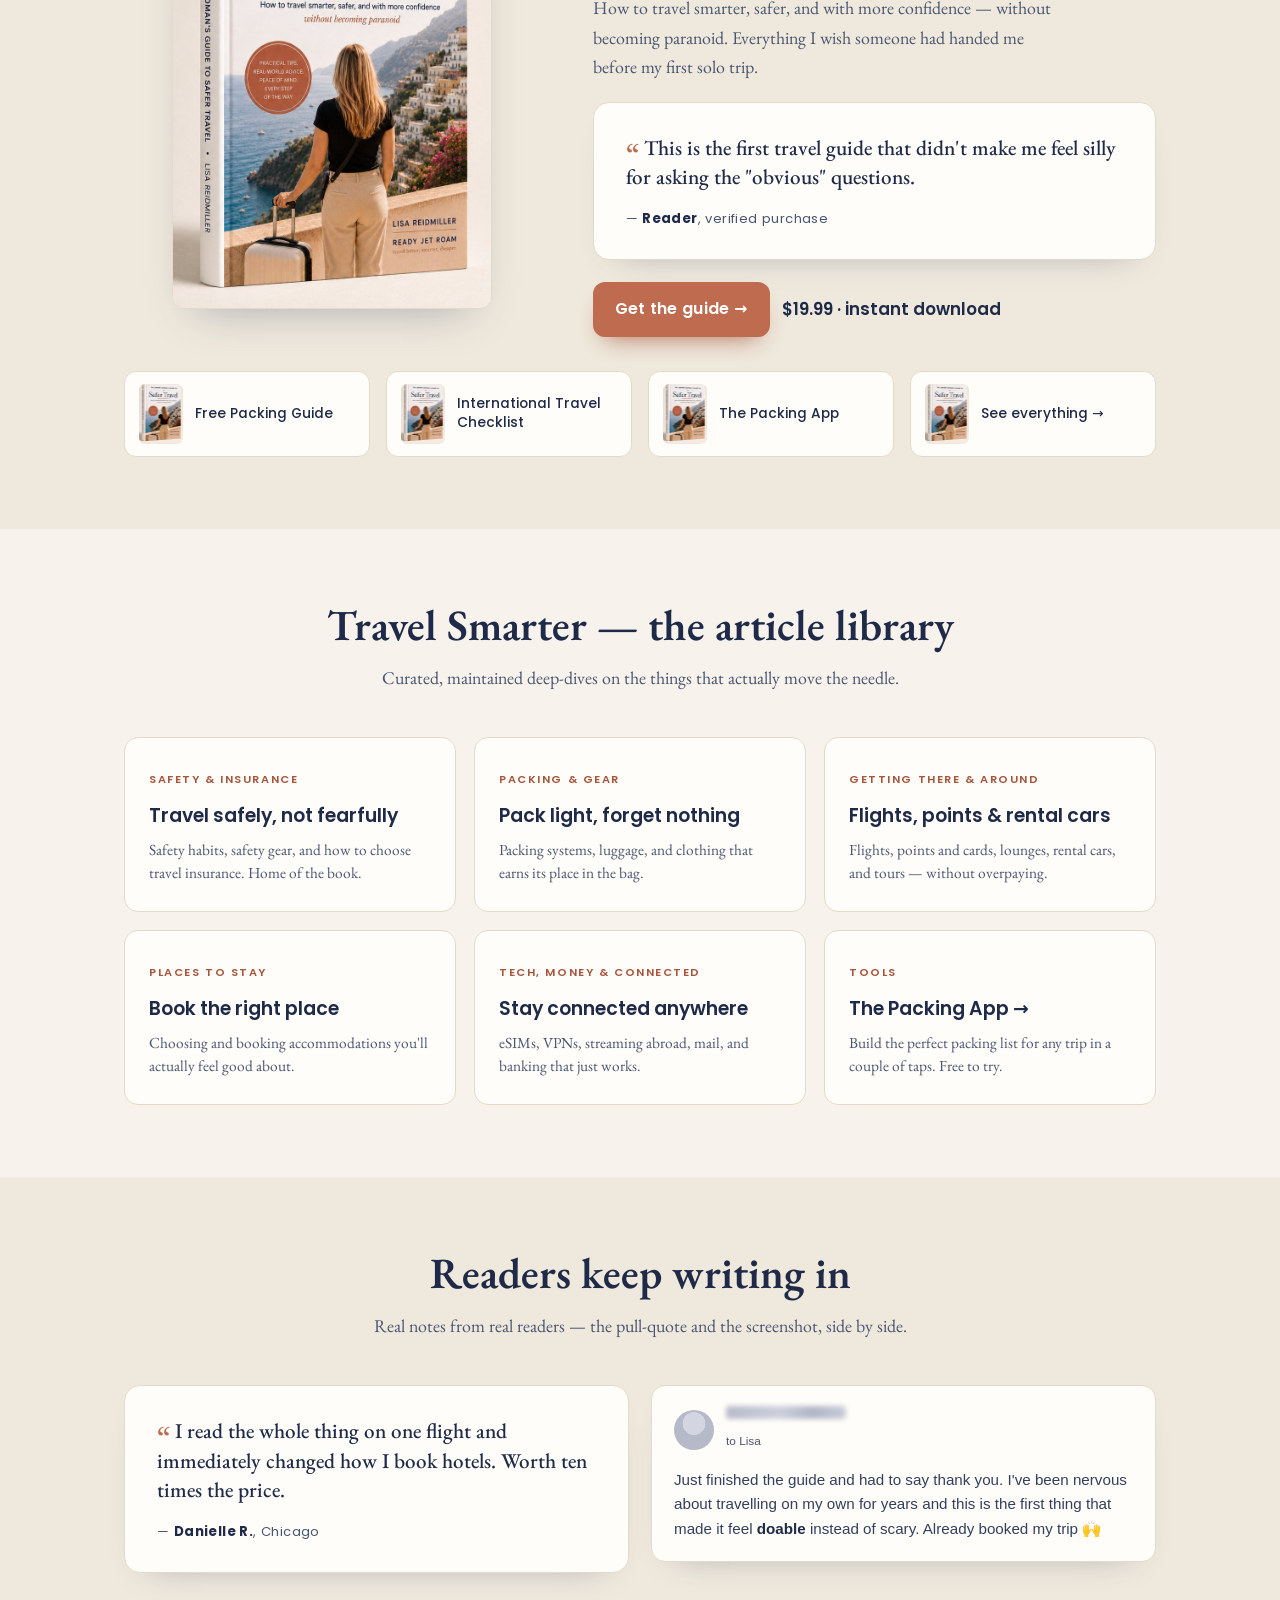
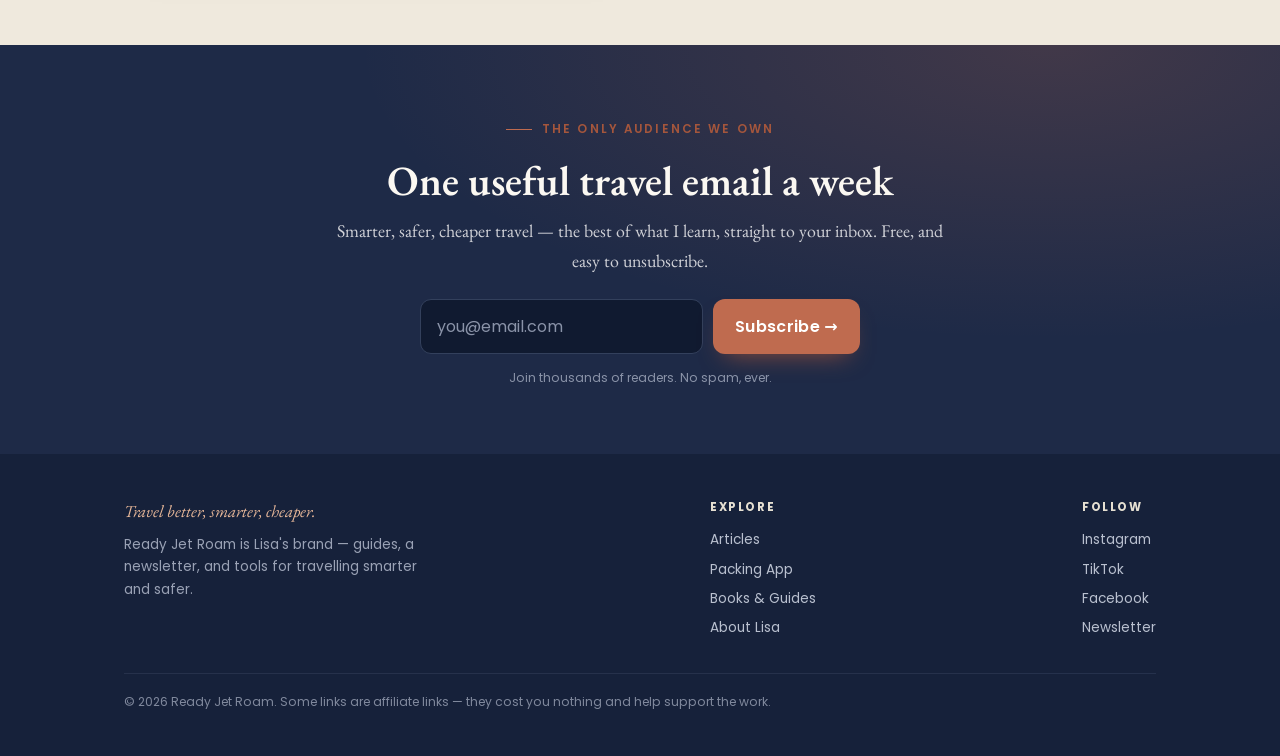
<file: site/index.html>
<!DOCTYPE html>
<html lang="en">
<head>
<meta charset="UTF-8">
<meta name="viewport" content="width=device-width, initial-scale=1">
<title>Ready Jet Roam — Travel smarter, safer, and with more confidence</title>
<meta name="description" content="Lisa's guides, newsletter, and travel tools to help you travel smarter, safer, and cheaper. Home of The Smart Woman's Guide to Safer Travel.">
<link rel="icon" type="image/png" href="https://readyjetroam.com/wp-content/uploads/2020/10/green-icon-logo.png">
<link rel="preconnect" href="https://fonts.googleapis.com">
<link rel="preconnect" href="https://fonts.gstatic.com" crossorigin>
<link href="https://fonts.googleapis.com/css2?family=EB+Garamond:ital,wght@0,400;0,500;0,600;0,700;1,400;1,500;1,600&family=Poppins:wght@400;500;600;700&display=swap" rel="stylesheet">
<link rel="stylesheet" href="assets/theme.css">

<!-- GA4 — paste your Measurement ID (G-XXXXXXX) to switch tracking on.
<script async src="https://www.googletagmanager.com/gtag/js?id=G-XXXXXXX"></script>
<script>window.dataLayer=window.dataLayer||[];function gtag(){dataLayer.push(arguments)}gtag('js',new Date());gtag('config','G-XXXXXXX');</script>
-->
</head>
<body data-page="home">

<!-- ================= SHARED HEADER — keep in sync across pages ================= -->
<div class="topbar">Ready Jet Roam · <b>travel better, smarter, cheaper</b></div>
<nav class="nav">
  <div class="wrap nav-inner">
    <a class="brand" href="index.html">Ready Jet <em>Roam</em></a>
    <button class="nav-toggle" aria-label="Menu">☰</button>
    <div class="nav-links">
      <a href="articles/">Articles</a>
      <a href="index.html#packing-app">Packing App</a>
      <a href="https://shop.readyjetroam.com" data-evt="shop_click" data-evt-label="nav">Books</a>
      <a href="about.html">About</a>
      <a class="nav-cta" href="index.html#newsletter">Newsletter</a>
    </div>
  </div>
</nav>
<!-- ================= /SHARED HEADER ================= -->

<!-- HERO — Lisa front and centre -->
<header class="hero">
  <div class="wrap hero-grid">
    <div class="hero-copy">
      <span class="eyebrow">Travel smarter · safer · cheaper</span>
      <h1>Travel with more <em>confidence</em> — and a lot less guesswork.</h1>
      <p class="lede">I'm Lisa. I help women travel smarter and safer without becoming paranoid — through honest guides, a weekly newsletter, and tools I actually use on the road.</p>
      <div class="hero-actions">
        <a class="btn btn-primary" href="#newsletter">Join the newsletter →</a>
        <a class="btn btn-ghost" href="about.html">Meet Lisa</a>
      </div>
    </div>
    <div class="hero-photo">
      <img src="assets/img/lisa.jpg" alt="Lisa from Ready Jet Roam" width="480" height="600">
    </div>
  </div>
</header>

<!-- FOUR FUNNEL PATHS -->
<section class="band">
  <div class="wrap">
    <div class="section-head">
      <h2>Wherever you're starting, there's one clear next step</h2>
      <p>Four ways in — pick whichever fits where you are today.</p>
    </div>
    <div class="funnels">
      <a class="funnel" href="https://shop.readyjetroam.com" data-evt="shop_click" data-evt-label="funnel-books">
        <span class="ic">📕</span>
        <h3>The Books &amp; Guides</h3>
        <p>Start with The Smart Woman's Guide to Safer Travel — the first of many.</p>
        <span class="go">Browse the shop →</span>
      </a>
      <a class="funnel" href="#newsletter">
        <span class="ic">✉️</span>
        <h3>The Newsletter</h3>
        <p>One useful email a week. The best of what I learn, minus the fluff.</p>
        <span class="go">Subscribe free →</span>
      </a>
      <a class="funnel" href="#packing-guide" data-evt="guide_download" data-evt-label="packing-guide">
        <span class="ic">🧳</span>
        <h3>Free Packing Guide</h3>
        <p>The exact system I use so I never overpack — or forget the essentials.</p>
        <span class="go">Get the guide →</span>
      </a>
      <a class="funnel" href="#packing-app">
        <span class="ic">📱</span>
        <h3>The Packing App</h3>
        <p>Build the perfect packing list for any trip in a couple of taps.</p>
        <span class="go">Try the app →</span>
      </a>
    </div>
  </div>
</section>

<!-- PRODUCT SPOTLIGHT — swappable in ~5 minutes (see README) -->
<!-- ┌────────────────────────────────────────────────────────────────┐
     │ EDITABLE BLOCK: product spotlight                               │
     │ To feature a new product, change only: cover image, the pill,  │
     │ the h2, the two <p> lines, the reader quote, the price, and    │
     │ the button href. No layout/CSS changes needed.                 │
     └────────────────────────────────────────────────────────────────┘ -->
<section class="band band-paper2" id="spotlight" data-block="product-spotlight">
  <div class="wrap">
    <div class="spotlight">
      <div class="spotlight-cover">
        <img src="assets/img/book-cover.jpg" alt="The Smart Woman's Guide to Safer Travel" width="320" height="420">
      </div>
      <div class="spotlight-body">
        <span class="pill">New · Just launched</span>
        <h2>The Smart Woman's Guide to Safer Travel</h2>
        <p class="lede">How to travel smarter, safer, and with more confidence — without becoming paranoid. Everything I wish someone had handed me before my first solo trip.</p>
        <div class="tq" style="margin:0 0 22px">
          <blockquote>This is the first travel guide that didn't make me feel silly for asking the "obvious" questions.</blockquote>
          <cite>— <b>Reader</b>, verified purchase</cite>
        </div>
        <div class="spotlight-actions">
          <a class="btn btn-primary" href="https://shop.readyjetroam.com/checkout/buy/291dc74c-2b24-4a47-9ce2-d3bcfbfbca96" data-evt="shop_click" data-evt-label="spotlight-safety-guide">Get the guide →</a>
          <span class="spotlight-price">$19.99 · instant download</span>
        </div>
      </div>
    </div>

    <!-- Also from us — compact catalog row -->
    <div class="catalog-row" data-block="also-from-us">
      <a class="cat-item" href="https://shop.readyjetroam.com" data-evt="shop_click" data-evt-label="also-packing-guide">
        <img src="assets/img/book-cover.jpg" alt=""><span>Free Packing Guide</span>
      </a>
      <a class="cat-item" href="https://shop.readyjetroam.com" data-evt="shop_click" data-evt-label="also-checklist">
        <img src="assets/img/book-cover.jpg" alt=""><span>International Travel Checklist</span>
      </a>
      <a class="cat-item" href="#packing-app">
        <img src="assets/img/book-cover.jpg" alt=""><span>The Packing App</span>
      </a>
      <a class="cat-item" href="https://shop.readyjetroam.com" data-evt="shop_click" data-evt-label="also-all">
        <img src="assets/img/book-cover.jpg" alt=""><span>See everything →</span>
      </a>
    </div>
  </div>
</section>

<!-- ARTICLE LIBRARY — browse by category (maps 1:1 to revenue streams) -->
<section class="band">
  <div class="wrap">
    <div class="section-head">
      <h2>Travel Smarter — the article library</h2>
      <p>Curated, maintained deep-dives on the things that actually move the needle.</p>
    </div>
    <div class="cats">
      <a class="cat-card" href="articles/">
        <span class="k">Safety &amp; Insurance</span>
        <h3>Travel safely, not fearfully</h3>
        <p>Safety habits, safety gear, and how to choose travel insurance. Home of the book.</p>
      </a>
      <a class="cat-card" href="articles/">
        <span class="k">Packing &amp; Gear</span>
        <h3>Pack light, forget nothing</h3>
        <p>Packing systems, luggage, and clothing that earns its place in the bag.</p>
      </a>
      <a class="cat-card" href="articles/">
        <span class="k">Getting There &amp; Around</span>
        <h3>Flights, points &amp; rental cars</h3>
        <p>Flights, points and cards, lounges, rental cars, and tours — without overpaying.</p>
      </a>
      <a class="cat-card" href="articles/">
        <span class="k">Places to Stay</span>
        <h3>Book the right place</h3>
        <p>Choosing and booking accommodations you'll actually feel good about.</p>
      </a>
      <a class="cat-card" href="articles/">
        <span class="k">Tech, Money &amp; Connected</span>
        <h3>Stay connected anywhere</h3>
        <p>eSIMs, VPNs, streaming abroad, mail, and banking that just works.</p>
      </a>
      <a class="cat-card" href="articles/" id="packing-app">
        <span class="k">Tools</span>
        <h3>The Packing App →</h3>
        <p>Build the perfect packing list for any trip in a couple of taps. Free to try.</p>
      </a>
    </div>
  </div>
</section>

<!-- TESTIMONIALS — both treatments -->
<section class="band band-paper2">
  <div class="wrap">
    <div class="section-head">
      <h2>Readers keep writing in</h2>
      <p>Real notes from real readers — the pull-quote and the screenshot, side by side.</p>
    </div>
    <div class="testi-grid">
      <!-- treatment 1: styled pull-quote -->
      <figure class="tq">
        <blockquote>I read the whole thing on one flight and immediately changed how I book hotels. Worth ten times the price.</blockquote>
        <cite>— <b>Danielle R.</b>, Chicago</cite>
      </figure>
      <!-- treatment 2: framed screenshot (blurred sender for privacy) -->
      <figure class="mailcard">
        <div class="mail-head">
          <span class="mail-avatar"></span>
          <div class="mail-meta">
            <span class="mail-name"></span>
            <span class="mail-to">to Lisa</span>
          </div>
        </div>
        <p class="mail-body">Just finished the guide and had to say thank you. I've been nervous about travelling on my own for years and this is the first thing that made it feel <b>doable</b> instead of scary. Already booked my trip 🙌</p>
      </figure>
    </div>
  </div>
</section>

<!-- NEWSLETTER BAND -->
<section class="news" id="newsletter">
  <div class="wrap news-inner">
    <span class="eyebrow" style="justify-content:center">The only audience we own</span>
    <h2>One useful travel email a week</h2>
    <p>Smarter, safer, cheaper travel — the best of what I learn, straight to your inbox. Free, and easy to unsubscribe.</p>
    <!-- Replace action with your systeme.io form endpoint -->
    <form class="news-form" data-evt="newsletter_signup" action="https://newsletter.readyjetroam.com" method="post">
      <input type="email" name="email" placeholder="you@email.com" required>
      <button class="btn btn-primary" type="submit">Subscribe →</button>
    </form>
    <small>Join thousands of readers. No spam, ever.</small>
  </div>
</section>

<!-- ================= SHARED FOOTER — keep in sync across pages ================= -->
<footer class="site">
  <div class="wrap">
    <div class="foot-grid">
      <div class="foot-col" style="max-width:320px">
        <p class="tagline">Travel better, smarter, cheaper.</p>
        <p style="color:#9aa2b5">Ready Jet Roam is Lisa's brand — guides, a newsletter, and tools for travelling smarter and safer.</p>
      </div>
      <div class="foot-col">
        <h5>Explore</h5>
        <a href="articles/">Articles</a>
        <a href="index.html#packing-app">Packing App</a>
        <a href="https://shop.readyjetroam.com" data-evt="shop_click" data-evt-label="footer">Books &amp; Guides</a>
        <a href="about.html">About Lisa</a>
      </div>
      <div class="foot-col">
        <h5>Follow</h5>
        <a href="https://instagram.com">Instagram</a>
        <a href="https://tiktok.com">TikTok</a>
        <a href="https://facebook.com">Facebook</a>
        <a href="index.html#newsletter">Newsletter</a>
      </div>
    </div>
    <div class="fnote">© <span id="yr">2026</span> Ready Jet Roam. Some links are affiliate links — they cost you nothing and help support the work.</div>
  </div>
</footer>
<!-- ================= /SHARED FOOTER ================= -->

<script src="assets/rjr.js"></script>
<script>document.getElementById('yr').textContent=new Date().getFullYear()</script>
</body>
</html>
</file>
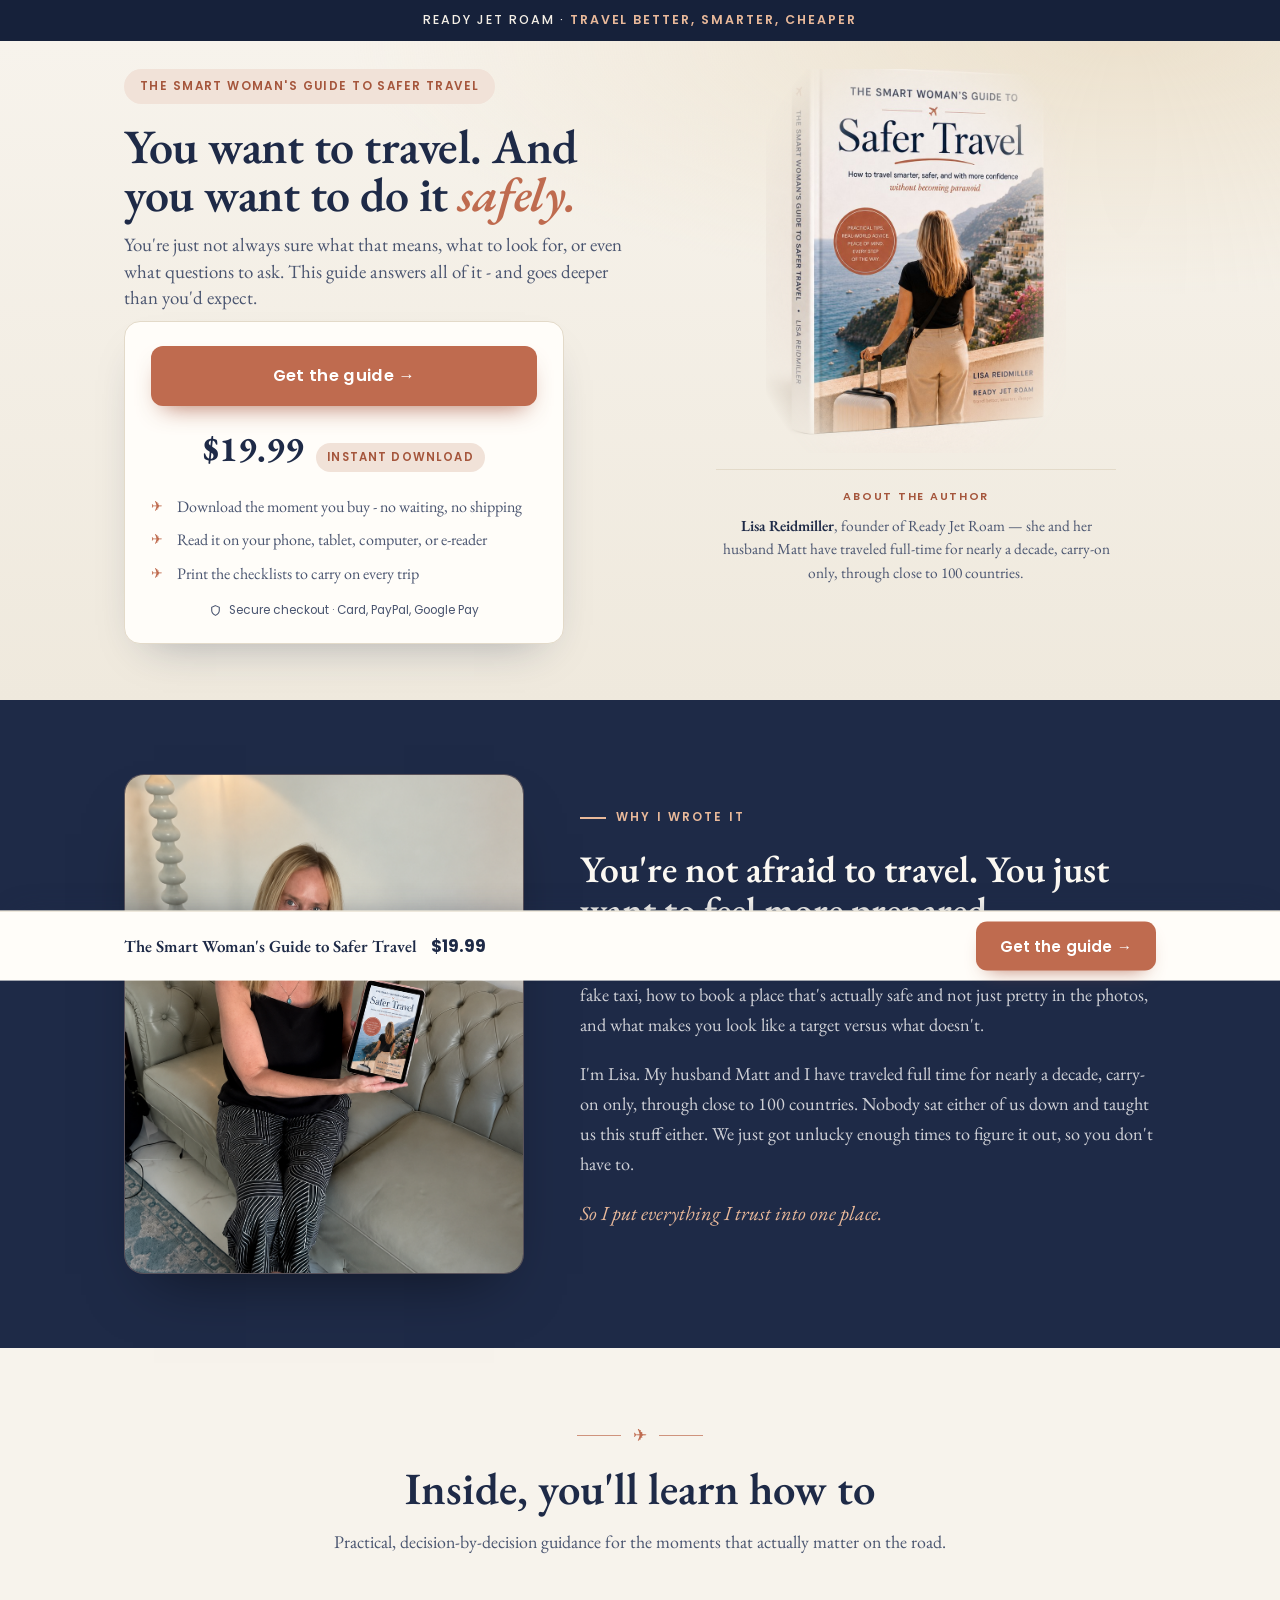
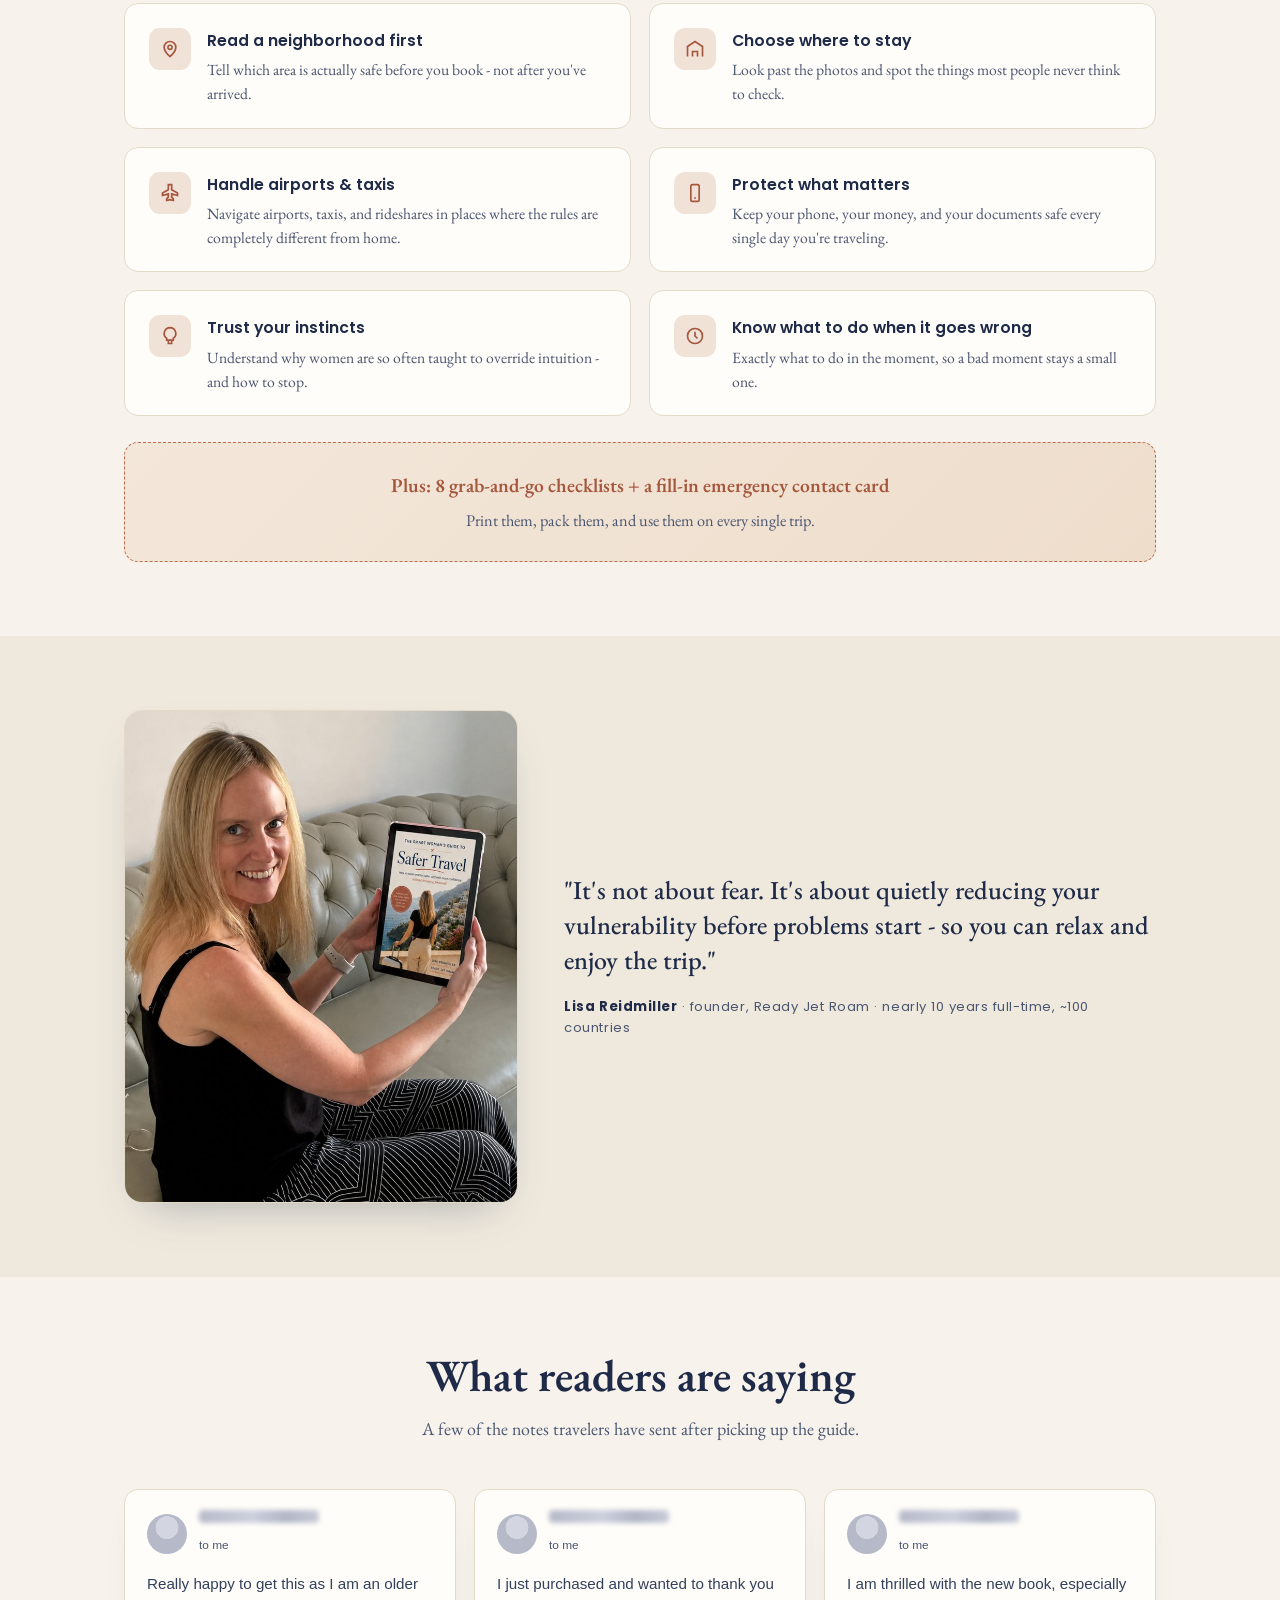
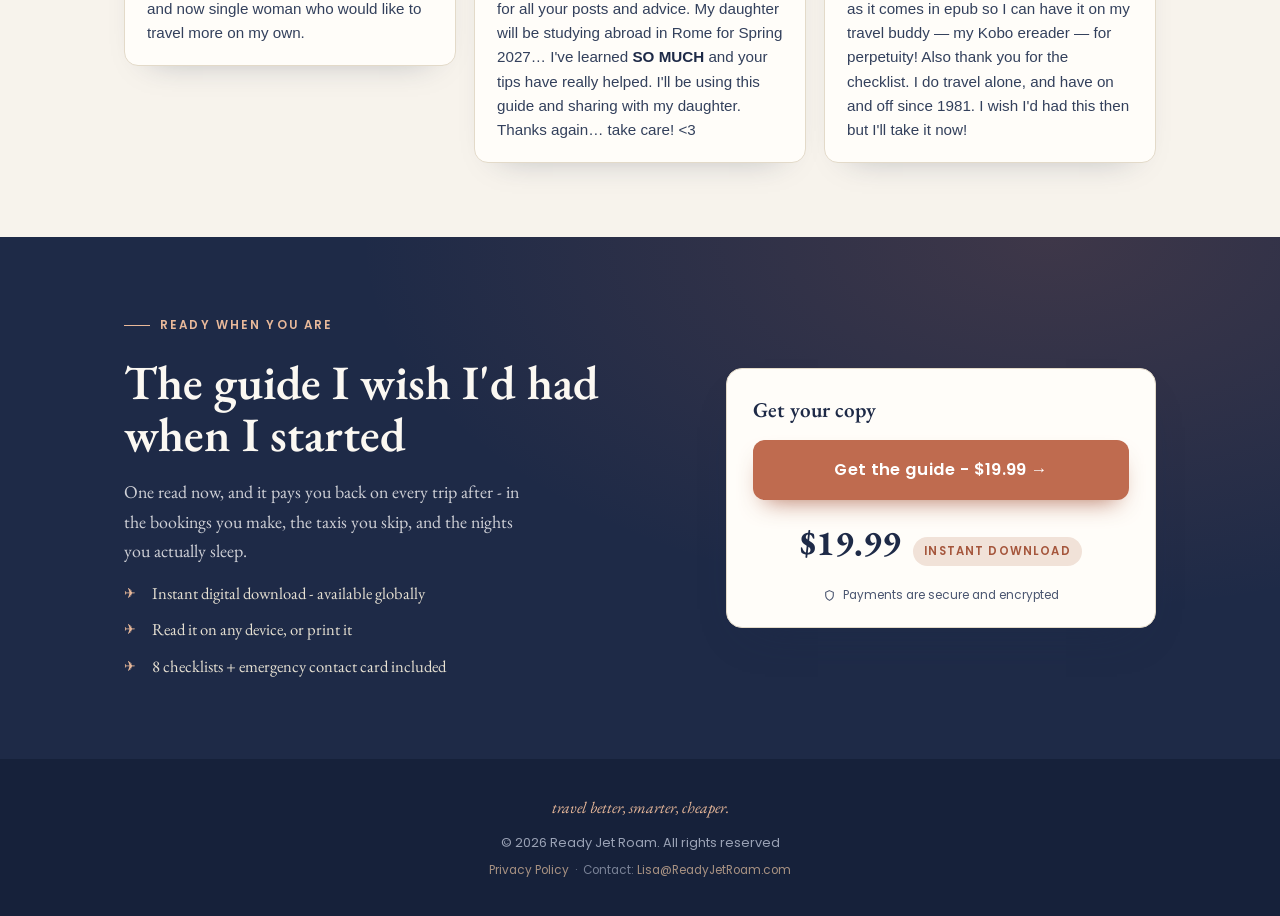
<file: _archive/womenssafetravel/index.html>
<!DOCTYPE html>
<html lang="en">
<head>
<meta charset="UTF-8">
<meta name="viewport" content="width=device-width, initial-scale=1">
<title>The Smart Woman's Guide to Safer Travel - Ready Jet Roam</title>
<meta name="description" content="How to travel smarter, safer, and with more confidence without becoming paranoid. A digital guide from Lisa at Ready Jet Roam. Instant download, $19.99.">
<link rel="icon" type="image/png" href="https://readyjetroam.com/wp-content/uploads/2020/10/green-icon-logo.png">
<link rel="preconnect" href="https://fonts.googleapis.com">
<link rel="preconnect" href="https://fonts.gstatic.com" crossorigin>
<link href="https://fonts.googleapis.com/css2?family=EB+Garamond:ital,wght@0,400;0,500;0,600;0,700;1,400;1,500;1,600&family=Poppins:wght@400;500;600;700&display=swap" rel="stylesheet">
<style>
  :root{
    --paper:#f7f3ec;
    --paper-2:#efe9dd;
    --card:#fffdf9;
    --navy:#1e2a47;
    --navy-deep:#16213a;
    --navy-soft:#4a5570;
    --terra:#bf6b4f;
    --terra-dark:#a5563c;
    --terra-tint:#f1e2d8;
    --sea:#7fa3b8;
    --line:#e3dac9;
    --shadow:0 20px 44px -24px rgba(30,42,71,.38);
  }
  *{box-sizing:border-box;margin:0;padding:0}
  html{scroll-behavior:smooth}
  body{
    font-family:'EB Garamond',Georgia,serif;
    color:var(--navy);
    background:var(--paper);
    line-height:1.65;
    font-size:1.06rem;
    -webkit-font-smoothing:antialiased;
  }
  .wrap{max-width:1080px;margin:0 auto;padding:0 24px}
  h1,h2{font-family:'EB Garamond',Georgia,serif;font-weight:600;line-height:1.1}
  h3{font-family:'Poppins',system-ui,sans-serif;font-weight:600}
  .sans{font-family:'Poppins',system-ui,sans-serif}

  /* ---------- plane divider ---------- */
  .plane-rule{display:flex;align-items:center;justify-content:center;gap:12px;color:var(--terra)}
  .plane-rule::before,.plane-rule::after{content:"";height:1px;width:44px;background:var(--terra);opacity:.7}

  /* ---------- top bar ---------- */
  .topbar{
    background:var(--navy-deep);color:#f4efe6;text-align:center;
    font-family:'Poppins',sans-serif;font-size:.78rem;letter-spacing:.16em;
    text-transform:uppercase;padding:10px 12px;font-weight:500
  }
  .topbar b{color:#e9b99a;font-weight:600}

  /* ---------- hero ---------- */
  .hero{position:relative;overflow:hidden;background:
    radial-gradient(110% 70% at 88% 0%, #ece1cd 0%, transparent 55%),
    linear-gradient(180deg,var(--paper) 0%,var(--paper-2) 100%)}
  .hero-grid{
    display:grid;grid-template-columns:1fr .95fr;
    grid-template-areas:"copy side" "buy side";grid-template-rows:auto auto;
    column-gap:48px;row-gap:0;align-items:start;padding-top:28px;padding-bottom:56px
  }
  .hero-copy{grid-area:copy}
  .hero-grid>.buy-card{grid-area:buy}
  .eyebrow{
    display:inline-flex;align-items:center;gap:10px;
    font-family:'Poppins',sans-serif;font-size:.74rem;letter-spacing:.18em;
    text-transform:uppercase;color:var(--terra-dark);font-weight:600;margin-bottom:20px
  }
  .eyebrow::before{content:"";width:26px;height:1.5px;background:var(--terra)}
  .title-pill{
    display:inline-block;font-family:'Poppins',sans-serif;font-size:.74rem;
    letter-spacing:.12em;text-transform:uppercase;font-weight:600;
    color:var(--terra-dark);background:var(--terra-tint);
    padding:8px 16px;border-radius:999px;margin-bottom:18px
  }
  h1{font-size:clamp(2.1rem,3.9vw,3rem);letter-spacing:-.01em;max-width:none;line-height:1}
  h1 em{font-style:italic;color:var(--terra)}
  .lede{font-size:1.18rem;color:var(--navy-soft);margin:14px 0 0;max-width:72ch;line-height:1.4}
  .hero-side{grid-area:side;align-self:start;display:flex;flex-direction:column;align-items:center}
  .author-mini{
    margin-top:16px;max-width:400px;width:100%;
    border-top:1px solid var(--line);padding-top:18px;text-align:center
  }
  .author-mini .mini-label{
    display:block;font-family:'Poppins',sans-serif;font-size:.68rem;letter-spacing:.16em;
    text-transform:uppercase;color:var(--terra-dark);font-weight:600;margin-bottom:9px
  }
  .author-mini p{font-size:.96rem;color:var(--navy-soft);line-height:1.55;margin:0}
  .author-mini b{color:var(--navy);font-weight:600}

  /* ---------- buy card ---------- */
  .buy-card{
    background:var(--card);border:1px solid var(--line);border-radius:16px;
    padding:24px 26px 22px;box-shadow:var(--shadow);max-width:440px;margin-top:10px
  }
  .bc-head{font-size:1.32rem;font-weight:600;margin-bottom:12px}
  .price-row{display:flex;align-items:baseline;gap:12px;margin-top:14px;justify-content:center}
  .price{font-size:2.2rem;font-weight:700;color:var(--navy)}
  .price-note{font-family:'Poppins',sans-serif;font-size:.72rem;letter-spacing:.1em;text-transform:uppercase;background:var(--terra-tint);color:var(--terra-dark);padding:5px 11px;border-radius:20px;font-weight:600}
  .cta{
    display:block;text-align:center;text-decoration:none;
    background:var(--terra);color:#fff;
    font-family:'Poppins',sans-serif;font-weight:600;font-size:1.04rem;letter-spacing:.02em;
    padding:16px 18px;border-radius:12px;transition:background .2s,transform .1s;
    box-shadow:0 12px 24px -12px rgba(165,86,60,.85)
  }
  .cta:hover{background:var(--terra-dark)}
  .cta:active{transform:translateY(1px)}
  .bc-list{list-style:none;margin-top:16px}
  .bc-list li{
    font-size:1rem;color:var(--navy-soft);padding-left:26px;position:relative;margin-bottom:7px
  }
  .bc-list li::before{
    content:"✈";position:absolute;left:0;top:1px;color:var(--terra);font-size:.85rem
  }
  .bc-secure{
    display:flex;align-items:center;justify-content:center;gap:7px;
    font-family:'Poppins',sans-serif;font-size:.74rem;color:var(--navy-soft);margin-top:14px
  }

  /* ---------- book mockup ---------- */
  .cover-stage{position:relative;display:flex;justify-content:center}
  .cover-img{
    width:100%;max-width:300px;height:auto;
    -webkit-mask-image:radial-gradient(ellipse 68% 72% at 50% 50%, #000 52%, transparent 88%);
    mask-image:radial-gradient(ellipse 68% 72% at 50% 50%, #000 52%, transparent 88%);
    transition:transform .5s ease
  }
  .cover-img:hover{transform:translateY(-5px)}

  /* ---------- story band ---------- */
  .band{padding:74px 0}
  .band-navy{background:var(--navy);color:#e9e4d8}
  .band-navy .eyebrow{color:#e9b99a}
  .band-navy .eyebrow::before{background:#e9b99a}
  .story{max-width:680px;margin:0 auto;text-align:center}
  .story h2{font-size:clamp(1.9rem,3.6vw,2.7rem);color:#fbf8f2;margin-bottom:20px}
  .story p{font-size:1.14rem;color:#cfd0d6;margin-bottom:18px}
  .story .signoff{font-style:italic;color:#e9b99a;font-size:1.25rem}
  .story-grid{display:grid;grid-template-columns:.82fr 1.18fr;gap:56px;align-items:center}
  .story-photo{
    margin:0;border-radius:20px;overflow:hidden;aspect-ratio:4/5;
    border:1px solid rgba(233,185,154,.28);box-shadow:0 30px 60px -30px rgba(0,0,0,.55);
    background:#212a41
  }
  .story-photo img{width:100%;height:100%;object-fit:cover;object-position:50% 32%;display:block}
  .story-grid .story{max-width:none;margin:0;text-align:left}
  .story-grid .story h2{font-size:clamp(1.7rem,3vw,2.35rem)}

  /* ---------- what's inside ---------- */
  .section-head{text-align:center;max-width:640px;margin:0 auto 46px}
  .section-head h2{font-size:clamp(1.9rem,3.8vw,2.8rem);margin-bottom:14px}
  .section-head p{color:var(--navy-soft);font-size:1.12rem}
  .grid{display:grid;grid-template-columns:repeat(2,1fr);gap:18px}
  .item{
    background:var(--card);border:1px solid var(--line);border-radius:14px;padding:24px 24px 22px;
    display:flex;gap:16px;align-items:flex-start;transition:transform .25s,box-shadow .25s
  }
  .item:hover{transform:translateY(-3px);box-shadow:var(--shadow)}
  .item .ic{flex:none;width:42px;height:42px;border-radius:11px;background:var(--terra-tint);display:flex;align-items:center;justify-content:center;color:var(--terra-dark)}
  .item h3{font-size:.98rem;margin-bottom:5px;color:var(--navy)}
  .item p{font-size:.98rem;color:var(--navy-soft);line-height:1.5}
  .bonus{
    margin-top:26px;background:linear-gradient(135deg,#f3e7da,#eeddcb);border:1px dashed var(--terra);
    border-radius:14px;padding:26px 30px;text-align:center
  }
  .bonus b{font-size:1.22rem;color:var(--terra-dark);font-weight:600}
  .bonus p{color:var(--navy-soft);margin-top:6px;font-size:1.02rem}

  /* ---------- author strip ---------- */
  .author{background:var(--paper-2)}
  .author-grid{display:grid;grid-template-columns:.8fr 1.2fr;gap:46px;align-items:center}
  .author-photo{
    aspect-ratio:4/5;border-radius:18px;border:1px solid var(--line);
    box-shadow:var(--shadow);position:relative;overflow:hidden
  }
  .author-photo img{width:100%;height:100%;object-fit:cover;display:block}
  .author blockquote{font-size:1.62rem;line-height:1.35;color:var(--navy);font-weight:500}
  .author cite{display:block;font-style:normal;font-family:'Poppins',sans-serif;font-size:.82rem;color:var(--navy-soft);margin-top:18px;letter-spacing:.04em}
  .author cite b{color:var(--navy)}

  /* ---------- reviews ---------- */
  .review-grid{display:grid;grid-template-columns:repeat(3,1fr);gap:18px;align-items:start}
  .mailcard{
    margin:0;background:var(--card);border:1px solid var(--line);border-radius:14px;
    padding:20px 22px;box-shadow:0 16px 34px -26px rgba(30,42,71,.4);
    font-family:-apple-system,BlinkMacSystemFont,'Segoe UI',Roboto,Arial,sans-serif
  }
  .mail-head{display:flex;align-items:center;gap:12px;margin-bottom:14px}
  .mail-avatar{
    flex:none;width:40px;height:40px;border-radius:50%;
    background:radial-gradient(circle at 50% 34%, #d3d6e0 0 34%, transparent 35%), #b6bac8
  }
  .mail-meta{flex:1;min-width:0}
  .mail-name{
    display:block;width:120px;max-width:60%;height:13px;border-radius:4px;margin-bottom:7px;
    background:linear-gradient(90deg,#b7bac9,#ccd0dc 45%,#b1b5c6 72%,#c8ccd8);
    filter:blur(2.5px)
  }
  .mail-to{font-size:.74rem;color:var(--navy-soft)}
  .mail-body{font-size:.95rem;line-height:1.6;color:#33405c;margin:0}
  .mail-body b{color:var(--navy)}

  /* ---------- final CTA ---------- */
  .final{background:var(--navy);position:relative;overflow:hidden}
  .final::before{content:"";position:absolute;inset:0;background:radial-gradient(90% 120% at 82% 0%, rgba(191,107,79,.2), transparent 60%)}
  .final-grid{position:relative;display:grid;grid-template-columns:1fr 430px;gap:48px;align-items:center;padding-top:70px;padding-bottom:70px}
  .final-copy .eyebrow{color:#e9b99a}
  .final-copy .eyebrow::before{background:#e9b99a}
  .final-copy h2{font-size:clamp(2rem,4vw,3rem);color:#fbf8f2;margin-bottom:16px}
  .final-copy p{color:#cfd0d6;font-size:1.12rem;margin-bottom:14px;max-width:46ch}
  .final-list{list-style:none;margin-top:10px}
  .final-list li{color:#e6e0d2;font-size:1.04rem;padding-left:28px;position:relative;margin-bottom:9px}
  .final-list li::before{content:"✈";position:absolute;left:0;top:2px;color:#e9b99a;font-size:.85rem}
  .final .buy-card{margin-top:0}

  /* ---------- footer ---------- */
  footer{background:var(--navy-deep);color:#9aa2b5;padding:36px 0;text-align:center;font-family:'Poppins',sans-serif;font-size:.8rem}
  footer .tagline{font-family:'EB Garamond',serif;font-style:italic;color:#e9b99a;font-size:1rem;margin-bottom:10px}
  footer a{color:#d8b79a;text-decoration:none}
  footer a:hover{text-decoration:underline}
  footer .fnote{margin-top:8px;font-size:.74rem;opacity:.75}

  @media(max-width:880px){
    .hero-grid{display:flex;flex-direction:column;align-items:stretch;gap:26px;padding-top:22px;padding-bottom:40px}
    .hero-side{display:contents}
    .hero-copy{order:1}
    .cover-stage{order:2}
    .hero-grid>.buy-card{order:3;margin-top:0}
    .author-mini{order:4;margin-top:0;margin-left:auto;margin-right:auto}
    .cover-img{max-width:236px}
    .buy-card{max-width:100%}
    .author-grid{grid-template-columns:1fr;gap:28px}
    .author-photo{max-width:280px;margin:0 auto}
    .story-grid{grid-template-columns:1fr;gap:34px}
    .story-photo{max-width:340px;margin:0 auto}
    .story-grid .story{text-align:center}
    .final-grid{grid-template-columns:1fr;gap:36px;padding-top:54px;padding-bottom:54px}
    .grid{grid-template-columns:1fr}
    .review-grid{grid-template-columns:1fr}
    .band{padding:56px 0}
  }
  @media(max-width:480px){
    .buy-card{padding:22px 20px}
    .cover{width:270px}
  }

  /* ---------- sticky CTA ---------- */
  .sticky-cta{
    position:fixed;left:0;right:0;bottom:0;z-index:60;
    background:var(--card);border-top:1px solid var(--line);
    box-shadow:0 -12px 30px -18px rgba(30,42,71,.45);
    padding:10px 0;transform:translateY(115%);transition:transform .35s ease;
    will-change:transform
  }
  .sticky-cta.show{transform:translateY(0)}
  .sticky-inner{display:flex;align-items:center;justify-content:space-between;gap:18px}
  .sticky-info{display:flex;align-items:baseline;gap:14px;min-width:0}
  .sticky-title{
    font-family:'EB Garamond',serif;font-size:1.06rem;font-weight:600;color:var(--navy);
    white-space:nowrap;overflow:hidden;text-overflow:ellipsis
  }
  .sticky-price{font-family:'Poppins',sans-serif;font-weight:700;color:var(--navy);font-size:1.05rem}
  .sticky-btn{
    flex:none;background:var(--terra);color:#fff;text-decoration:none;
    font-family:'Poppins',sans-serif;font-weight:600;font-size:.95rem;letter-spacing:.01em;
    padding:12px 24px;border-radius:11px;box-shadow:0 10px 20px -12px rgba(165,86,60,.85);
    transition:background .2s,transform .1s
  }
  .sticky-btn:hover{background:var(--terra-dark)}
  .sticky-btn:active{transform:translateY(1px)}
  @media(max-width:600px){
    .sticky-title{display:none}
    .sticky-price{font-size:1.12rem}
    .sticky-btn{flex:1;text-align:center;padding:13px 16px}
  }
  @media(prefers-reduced-motion:reduce){ .sticky-cta{transition:none} }
</style>
</head>
<body>

<div class="topbar">Ready Jet Roam · <b>travel better, smarter, cheaper</b></div>

<!-- HERO -->
<header class="hero">
  <div class="wrap hero-grid">
    <div class="hero-copy">
      <span class="title-pill">The Smart Woman's Guide to Safer Travel</span>
      <h1>You want to travel. And you want to do it <em>safely.</em></h1>
      <p class="lede">You're just not always sure what that means, what to look for, or even what questions to ask. This guide answers all of it - and goes deeper than you'd expect.</p>
    </div>

    <div class="buy-card">
        <a class="cta" href="https://shop.readyjetroam.com/checkout/buy/291dc74c-2b24-4a47-9ce2-d3bcfbfbca96">Get the guide →</a>
        <div class="price-row">
          <span class="price">$19.99</span>
          <span class="price-note">Instant download</span>
        </div>
        <ul class="bc-list">
          <li>Download the moment you buy - no waiting, no shipping</li>
          <li>Read it on your phone, tablet, computer, or e-reader</li>
          <li>Print the checklists to carry on every trip</li>
        </ul>
        <div class="bc-secure">
          <svg width="13" height="13" viewBox="0 0 24 24" fill="none" stroke="currentColor" stroke-width="2"><path d="M12 3l7 3v6c0 4-3 7-7 9-4-2-7-5-7-9V6z"/></svg>
          Secure checkout · Card, PayPal, Google Pay
        </div>
      </div>

    <div class="hero-side">
      <div class="cover-stage">
      <img class="cover-img" src="[data-uri]" alt="The Smart Woman's Guide to Safer Travel - 3D book mockup">
      </div>
      <aside class="author-mini">
        <span class="mini-label">About the author</span>
        <p><b>Lisa Reidmiller</b>, founder of Ready Jet Roam — she and her husband Matt have traveled full-time for nearly a decade, carry-on only, through close to 100 countries.</p>
      </aside>
    </div>
  </div>
</header>

<!-- STORY -->
<section class="band band-navy">
  <div class="wrap story-grid">
    <figure class="story-photo">
      <img src="lisa-safer-travel.png" alt="Lisa, author of The Smart Woman's Guide to Safer Travel, holding a tablet showing the book cover" loading="lazy" onerror="this.style.display='none'">
    </figure>
    <div class="story">
    <span class="eyebrow">Why I wrote it</span>
    <h2>You're not afraid to travel. You just want to feel more prepared.</h2>
    <p>You don't want a list of things to be scared of. You want to know how to spot a fake taxi, how to book a place that's actually safe and not just pretty in the photos, and what makes you look like a target versus what doesn't.</p>
    <p>I'm Lisa. My husband Matt and I have traveled full time for nearly a decade, carry-on only, through close to 100 countries. Nobody sat either of us down and taught us this stuff either. We just got unlucky enough times to figure it out, so you don't have to.</p>
    <p class="signoff">So I put everything I trust into one place.</p>
    </div>
  </div>
</section>

<!-- WHAT'S INSIDE -->
<section class="band">
  <div class="wrap">
    <div class="section-head">
      <div class="plane-rule" style="margin-bottom:14px">✈</div>
      <h2>Inside, you'll learn how to</h2>
      <p>Practical, decision-by-decision guidance for the moments that actually matter on the road.</p>
    </div>
    <div class="grid">
      <div class="item">
        <div class="ic"><svg width="20" height="20" viewBox="0 0 24 24" fill="none" stroke="currentColor" stroke-width="2"><path d="M12 21s-7-5.5-7-11a7 7 0 0114 0c0 5.5-7 11-7 11z"/><circle cx="12" cy="10" r="2.5"/></svg></div>
        <div><h3>Read a neighborhood first</h3><p>Tell which area is actually safe before you book - not after you've arrived.</p></div>
      </div>
      <div class="item">
        <div class="ic"><svg width="20" height="20" viewBox="0 0 24 24" fill="none" stroke="currentColor" stroke-width="2"><path d="M3 21V9l9-6 9 6v12"/><path d="M9 21v-6h6v6"/></svg></div>
        <div><h3>Choose where to stay</h3><p>Look past the photos and spot the things most people never think to check.</p></div>
      </div>
      <div class="item">
        <div class="ic"><svg width="20" height="20" viewBox="0 0 24 24" fill="none" stroke="currentColor" stroke-width="2"><path d="M10 2h4v6l7 4v3l-7-2v4l2 2v2l-4-1-4 1v-2l2-2v-4l-7 2v-3l7-4z"/></svg></div>
        <div><h3>Handle airports & taxis</h3><p>Navigate airports, taxis, and rideshares in places where the rules are completely different from home.</p></div>
      </div>
      <div class="item">
        <div class="ic"><svg width="20" height="20" viewBox="0 0 24 24" fill="none" stroke="currentColor" stroke-width="2"><rect x="7" y="2" width="10" height="20" rx="2"/><path d="M11 18h2"/></svg></div>
        <div><h3>Protect what matters</h3><p>Keep your phone, your money, and your documents safe every single day you're traveling.</p></div>
      </div>
      <div class="item">
        <div class="ic"><svg width="20" height="20" viewBox="0 0 24 24" fill="none" stroke="currentColor" stroke-width="2"><path d="M12 2a7 7 0 00-4 12.7V17h8v-2.3A7 7 0 0012 2z"/><path d="M9 21h6M10 17v4M14 17v4"/></svg></div>
        <div><h3>Trust your instincts</h3><p>Understand why women are so often taught to override intuition - and how to stop.</p></div>
      </div>
      <div class="item">
        <div class="ic"><svg width="20" height="20" viewBox="0 0 24 24" fill="none" stroke="currentColor" stroke-width="2"><circle cx="12" cy="12" r="9"/><path d="M12 7v5l3 3"/></svg></div>
        <div><h3>Know what to do when it goes wrong</h3><p>Exactly what to do in the moment, so a bad moment stays a small one.</p></div>
      </div>
    </div>
    <div class="bonus">
      <b>Plus: 8 grab-and-go checklists + a fill-in emergency contact card</b>
      <p>Print them, pack them, and use them on every single trip.</p>
    </div>
  </div>
</section>

<!-- AUTHOR -->
<section class="band author">
  <div class="wrap author-grid">
    <div class="author-photo"><img src="[data-uri]" alt="Lisa Reidmiller holding the Safer Travel guide on an e-reader"></div>
    <div>
      <blockquote>"It's not about fear. It's about quietly reducing your vulnerability before problems start - so you can relax and enjoy the trip."</blockquote>
      <cite><b>Lisa Reidmiller</b> · founder, Ready Jet Roam · nearly 10 years full-time, ~100 countries</cite>
    </div>
  </div>
</section>

<!-- REVIEWS -->
<section class="band reviews">
  <div class="wrap">
    <div class="section-head">
      <h2>What readers are saying</h2>
      <p>A few of the notes travelers have sent after picking up the guide.</p>
    </div>
    <div class="review-grid">
      <figure class="mailcard">
        <div class="mail-head">
          <span class="mail-avatar" aria-hidden="true"></span>
          <div class="mail-meta">
            <span class="mail-name" aria-hidden="true"></span>
            <span class="mail-to">to me</span>
          </div>
        </div>
        <blockquote class="mail-body">Really happy to get this as I am an older and now single woman who would like to travel more on my own.</blockquote>
      </figure>

      <figure class="mailcard">
        <div class="mail-head">
          <span class="mail-avatar" aria-hidden="true"></span>
          <div class="mail-meta">
            <span class="mail-name" aria-hidden="true"></span>
            <span class="mail-to">to me</span>
          </div>
        </div>
        <blockquote class="mail-body">I just purchased and wanted to thank you for all your posts and advice. My daughter will be studying abroad in Rome for Spring 2027&hellip; I've learned <b>SO MUCH</b> and your tips have really helped. I'll be using this guide and sharing with my daughter. Thanks again&hellip; take care! &lt;3</blockquote>
      </figure>

      <figure class="mailcard">
        <div class="mail-head">
          <span class="mail-avatar" aria-hidden="true"></span>
          <div class="mail-meta">
            <span class="mail-name" aria-hidden="true"></span>
            <span class="mail-to">to me</span>
          </div>
        </div>
        <blockquote class="mail-body">I am thrilled with the new book, especially as it comes in epub so I can have it on my travel buddy — my Kobo ereader — for perpetuity! Also thank you for the checklist. I do travel alone, and have on and off since 1981. I wish I'd had this then but I'll take it now!</blockquote>
      </figure>
    </div>
  </div>
</section>

<!-- FINAL CTA -->
<section class="final" id="buy">
  <div class="wrap final-grid">
    <div class="final-copy">
      <span class="eyebrow">Ready when you are</span>
      <h2>The guide I wish I'd had when I started</h2>
      <p>One read now, and it pays you back on every trip after - in the bookings you make, the taxis you skip, and the nights you actually sleep.</p>
      <ul class="final-list">
        <li>Instant digital download - available globally</li>
        <li>Read it on any device, or print it</li>
        <li>8 checklists + emergency contact card included</li>
      </ul>
    </div>

    <div class="buy-card">
      <div class="bc-head">Get your copy</div>
      <a class="cta" href="https://shop.readyjetroam.com/checkout/buy/291dc74c-2b24-4a47-9ce2-d3bcfbfbca96">Get the guide - $19.99 →</a>
      <div class="price-row">
        <span class="price">$19.99</span>
        <span class="price-note">Instant download</span>
      </div>
      <div class="bc-secure">
        <svg width="13" height="13" viewBox="0 0 24 24" fill="none" stroke="currentColor" stroke-width="2"><path d="M12 3l7 3v6c0 4-3 7-7 9-4-2-7-5-7-9V6z"/></svg>
        Payments are secure and encrypted
      </div>
    </div>
  </div>
</section>

<footer>
  <div class="wrap">
    <div class="tagline">travel better, smarter, cheaper.</div>
    <div>© 2026 Ready Jet Roam. All rights reserved</div>
    <div class="fnote">
      <a href="https://www.freeprivacypolicy.com/live/eafde3f0-4efe-4f16-9a1a-eb25c58f0b72">Privacy Policy</a>
      &nbsp;·&nbsp;
      Contact: <a href="mailto:Lisa@ReadyJetRoam.com">Lisa@ReadyJetRoam.com</a>
    </div>
  </div>
</footer>

<!-- STICKY CTA -->
<div class="sticky-cta" id="stickyCta" aria-hidden="true">
  <div class="wrap sticky-inner">
    <div class="sticky-info">
      <span class="sticky-title">The Smart Woman's Guide to Safer Travel</span>
      <span class="sticky-price">$19.99</span>
    </div>
    <a class="sticky-btn" href="https://shop.readyjetroam.com/checkout/buy/291dc74c-2b24-4a47-9ce2-d3bcfbfbca96">Get the guide →</a>
  </div>
</div>

<script>
(function(){
  var bar = document.getElementById('stickyCta');
  if(!bar || !('IntersectionObserver' in window)) return;
  var hero = document.querySelector('header.hero');
  var bottomEls = [document.querySelector('.final'), document.querySelector('footer')].filter(Boolean);
  var pastHero = false, seen = new WeakMap();
  function nearBottom(){ return bottomEls.some(function(el){ return seen.get(el); }); }
  function update(){
    var show = pastHero && !nearBottom();
    bar.classList.toggle('show', show);
    bar.setAttribute('aria-hidden', show ? 'false' : 'true');
  }
  if(hero){
    new IntersectionObserver(function(e){ pastHero = !e[0].isIntersecting; update(); },
      {rootMargin:'-80px 0px 0px 0px'}).observe(hero);
  }
  var bo = new IntersectionObserver(function(entries){
    entries.forEach(function(en){ seen.set(en.target, en.isIntersecting); });
    update();
  }, {threshold:0.1});
  bottomEls.forEach(function(el){ bo.observe(el); });
})();
</script>

</body>
</html>
</file>
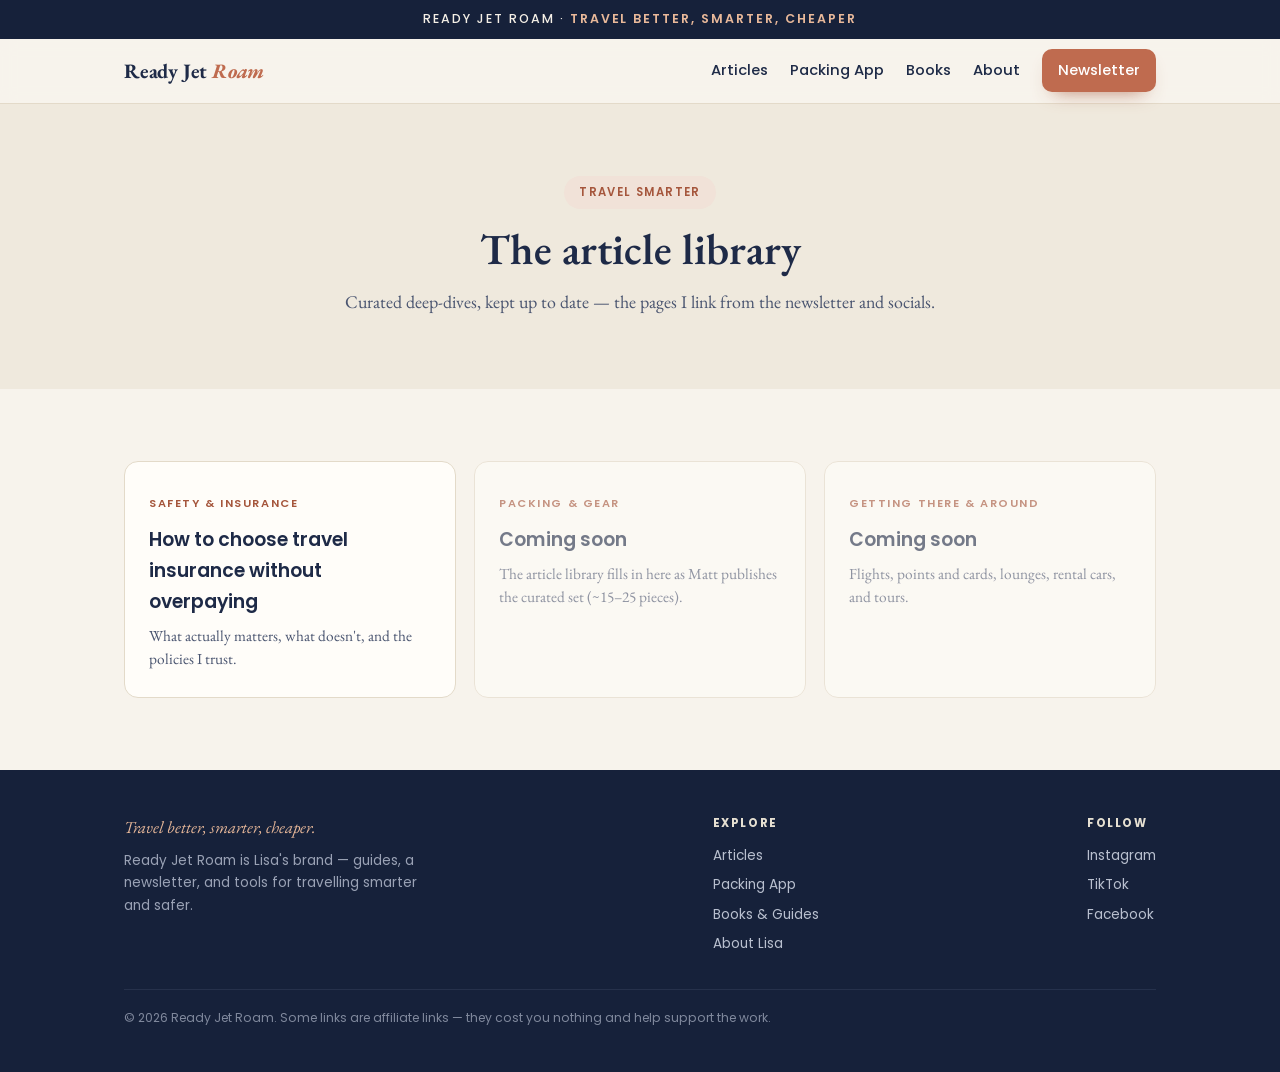
<file: site/articles/index.html>
<!DOCTYPE html>
<html lang="en">
<head>
<meta charset="UTF-8">
<meta name="viewport" content="width=device-width, initial-scale=1">
<title>Travel Smarter — Articles — Ready Jet Roam</title>
<meta name="description" content="Curated, maintained travel deep-dives: safety, insurance, packing, flights, points, places to stay, eSIMs, money and more.">
<link rel="icon" type="image/png" href="https://readyjetroam.com/wp-content/uploads/2020/10/green-icon-logo.png">
<link rel="preconnect" href="https://fonts.googleapis.com">
<link rel="preconnect" href="https://fonts.gstatic.com" crossorigin>
<link href="https://fonts.googleapis.com/css2?family=EB+Garamond:ital,wght@0,400;0,500;0,600;0,700;1,400;1,500;1,600&family=Poppins:wght@400;500;600;700&display=swap" rel="stylesheet">
<link rel="stylesheet" href="../assets/theme.css">
</head>
<body data-page="articles">

<!-- ================= SHARED HEADER ================= -->
<div class="topbar">Ready Jet Roam · <b>travel better, smarter, cheaper</b></div>
<nav class="nav">
  <div class="wrap nav-inner">
    <a class="brand" href="../index.html">Ready Jet <em>Roam</em></a>
    <button class="nav-toggle" aria-label="Menu">☰</button>
    <div class="nav-links">
      <a href="index.html">Articles</a>
      <a href="../index.html#packing-app">Packing App</a>
      <a href="https://shop.readyjetroam.com" data-evt="shop_click" data-evt-label="nav">Books</a>
      <a href="../about.html">About</a>
      <a class="nav-cta" href="../index.html#newsletter">Newsletter</a>
    </div>
  </div>
</nav>
<!-- ================= /SHARED HEADER ================= -->

<header class="band band-paper2">
  <div class="wrap section-head" style="margin-bottom:0">
    <span class="pill">Travel Smarter</span>
    <h2 style="margin-top:16px">The article library</h2>
    <p>Curated deep-dives, kept up to date — the pages I link from the newsletter and socials.</p>
  </div>
</header>

<section class="band">
  <div class="wrap">
    <div class="cats">
      <a class="cat-card" href="choosing-travel-insurance.html">
        <span class="k">Safety &amp; Insurance</span>
        <h3>How to choose travel insurance without overpaying</h3>
        <p>What actually matters, what doesn't, and the policies I trust.</p>
      </a>
      <!-- Add more articles by copying _templates/article.html into this folder,
           then adding a card here. -->
      <div class="cat-card" style="opacity:.6;cursor:default">
        <span class="k">Packing &amp; Gear</span>
        <h3>Coming soon</h3>
        <p>The article library fills in here as Matt publishes the curated set (~15–25 pieces).</p>
      </div>
      <div class="cat-card" style="opacity:.6;cursor:default">
        <span class="k">Getting There &amp; Around</span>
        <h3>Coming soon</h3>
        <p>Flights, points and cards, lounges, rental cars, and tours.</p>
      </div>
    </div>
  </div>
</section>

<!-- ================= SHARED FOOTER ================= -->
<footer class="site">
  <div class="wrap">
    <div class="foot-grid">
      <div class="foot-col" style="max-width:320px">
        <p class="tagline">Travel better, smarter, cheaper.</p>
        <p style="color:#9aa2b5">Ready Jet Roam is Lisa's brand — guides, a newsletter, and tools for travelling smarter and safer.</p>
      </div>
      <div class="foot-col">
        <h5>Explore</h5>
        <a href="index.html">Articles</a>
        <a href="../index.html#packing-app">Packing App</a>
        <a href="https://shop.readyjetroam.com">Books &amp; Guides</a>
        <a href="../about.html">About Lisa</a>
      </div>
      <div class="foot-col">
        <h5>Follow</h5>
        <a href="https://instagram.com">Instagram</a>
        <a href="https://tiktok.com">TikTok</a>
        <a href="https://facebook.com">Facebook</a>
      </div>
    </div>
    <div class="fnote">© <span id="yr">2026</span> Ready Jet Roam. Some links are affiliate links — they cost you nothing and help support the work.</div>
  </div>
</footer>
<!-- ================= /SHARED FOOTER ================= -->

<script src="../assets/rjr.js"></script>
<script>document.getElementById('yr').textContent=new Date().getFullYear()</script>
</body>
</html>
</file>
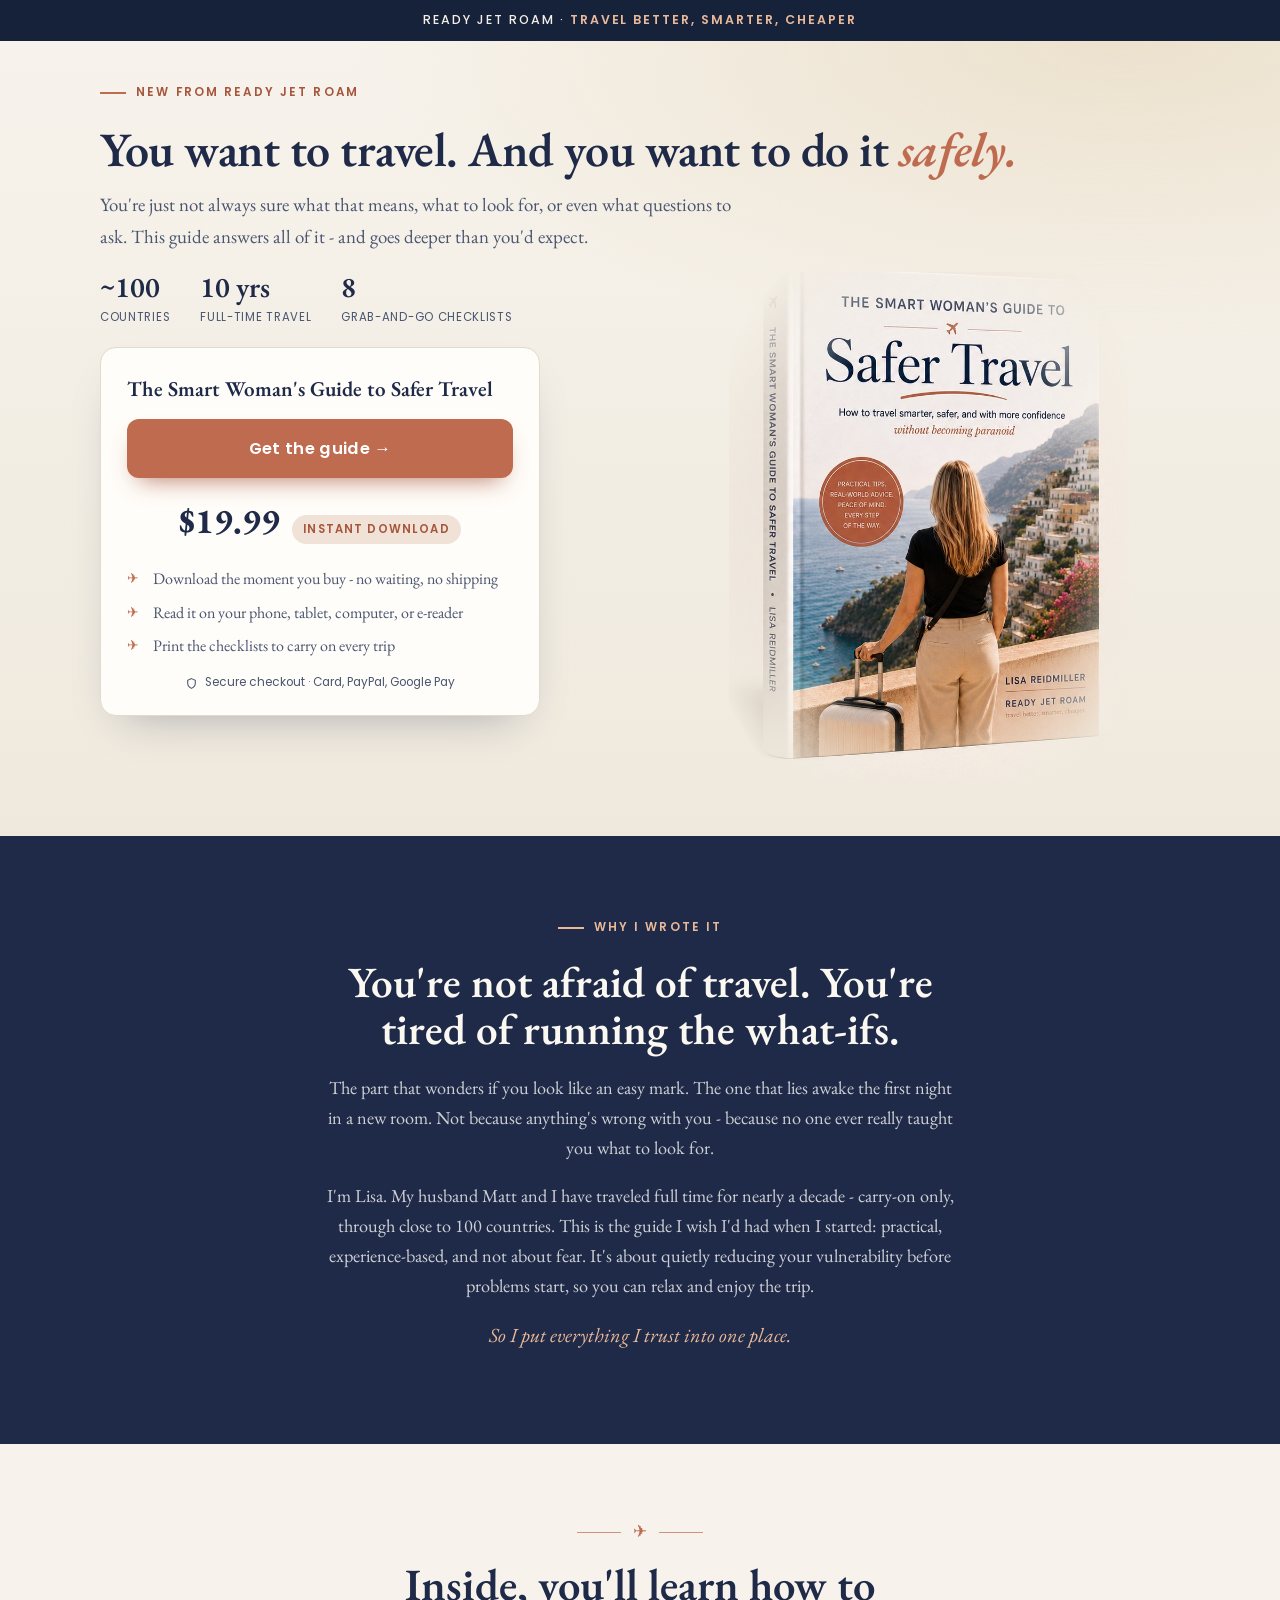
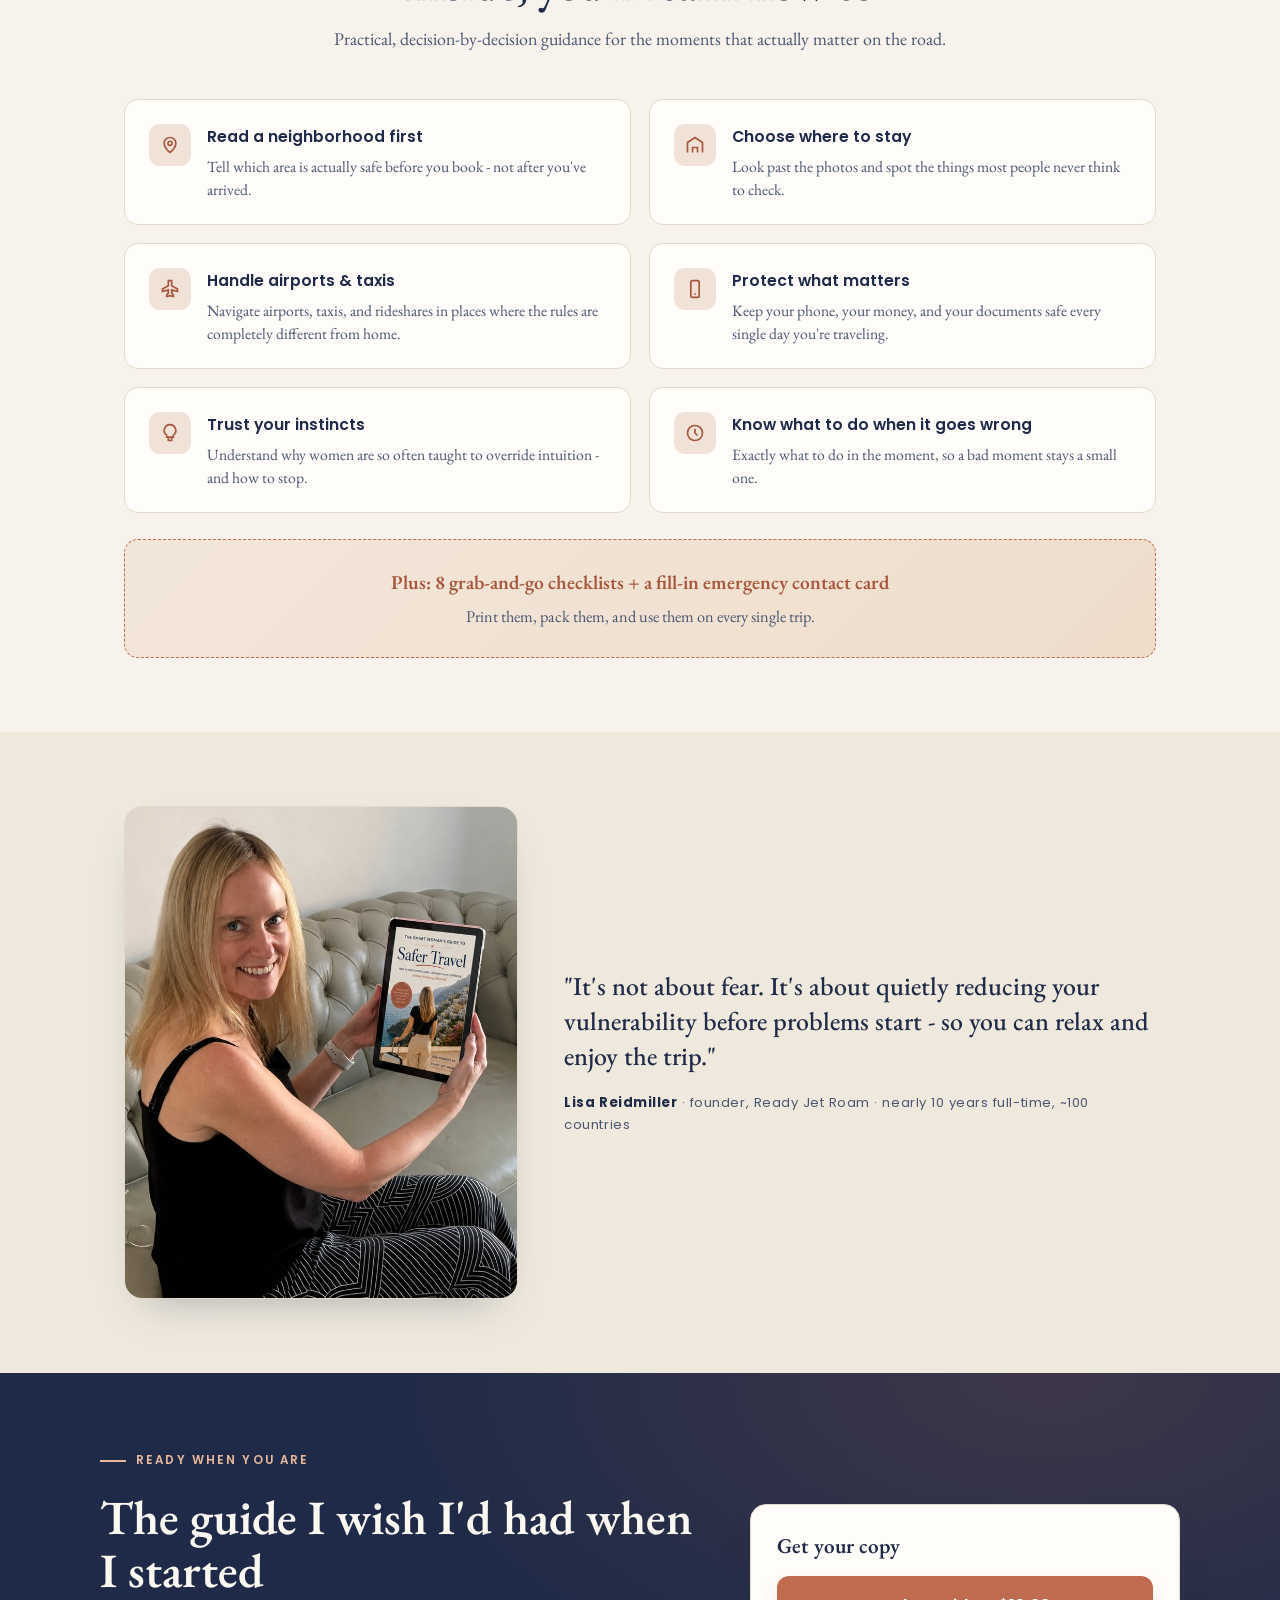
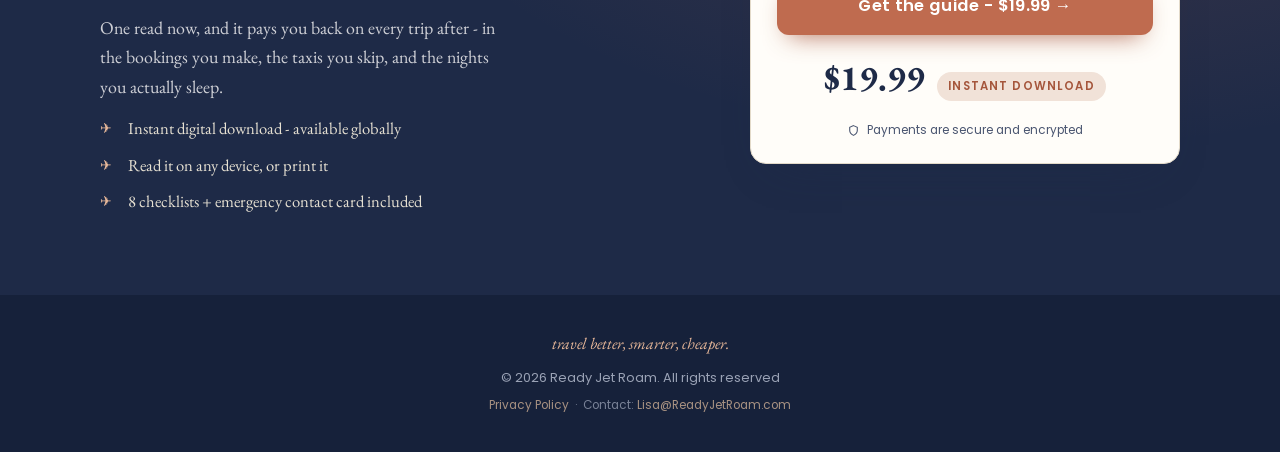
<file: safer-travel-landing_2.html>
<!DOCTYPE html>
<html lang="en">
<head>
<meta charset="UTF-8">
<meta name="viewport" content="width=device-width, initial-scale=1">
<title>The Smart Woman's Guide to Safer Travel - Ready Jet Roam</title>
<meta name="description" content="How to travel smarter, safer, and with more confidence without becoming paranoid. A digital guide from Lisa at Ready Jet Roam. Instant download, $19.99.">
<link rel="preconnect" href="https://fonts.googleapis.com">
<link rel="preconnect" href="https://fonts.gstatic.com" crossorigin>
<link href="https://fonts.googleapis.com/css2?family=EB+Garamond:ital,wght@0,400;0,500;0,600;0,700;1,400;1,500;1,600&family=Poppins:wght@400;500;600;700&display=swap" rel="stylesheet">
<style>
  :root{
    --paper:#f7f3ec;
    --paper-2:#efe9dd;
    --card:#fffdf9;
    --navy:#1e2a47;
    --navy-deep:#16213a;
    --navy-soft:#4a5570;
    --terra:#bf6b4f;
    --terra-dark:#a5563c;
    --terra-tint:#f1e2d8;
    --sea:#7fa3b8;
    --line:#e3dac9;
    --shadow:0 20px 44px -24px rgba(30,42,71,.38);
  }
  *{box-sizing:border-box;margin:0;padding:0}
  html{scroll-behavior:smooth}
  body{
    font-family:'EB Garamond',Georgia,serif;
    color:var(--navy);
    background:var(--paper);
    line-height:1.65;
    font-size:1.06rem;
    -webkit-font-smoothing:antialiased;
  }
  .wrap{max-width:1080px;margin:0 auto;padding:0 24px}
  h1,h2{font-family:'EB Garamond',Georgia,serif;font-weight:600;line-height:1.1}
  h3{font-family:'Poppins',system-ui,sans-serif;font-weight:600}
  .sans{font-family:'Poppins',system-ui,sans-serif}

  /* ---------- plane divider ---------- */
  .plane-rule{display:flex;align-items:center;justify-content:center;gap:12px;color:var(--terra)}
  .plane-rule::before,.plane-rule::after{content:"";height:1px;width:44px;background:var(--terra);opacity:.7}

  /* ---------- top bar ---------- */
  .topbar{
    background:var(--navy-deep);color:#f4efe6;text-align:center;
    font-family:'Poppins',sans-serif;font-size:.78rem;letter-spacing:.16em;
    text-transform:uppercase;padding:10px 12px;font-weight:500
  }
  .topbar b{color:#e9b99a;font-weight:600}

  /* ---------- hero ---------- */
  .hero{position:relative;overflow:hidden;background:
    radial-gradient(110% 70% at 88% 0%, #ece1cd 0%, transparent 55%),
    linear-gradient(180deg,var(--paper) 0%,var(--paper-2) 100%)}
  .hero-top{padding:34px 0 4px}
  .hero-grid{display:grid;grid-template-columns:1fr .95fr;gap:48px;align-items:start;padding:16px 0 52px}
  .eyebrow{
    display:inline-flex;align-items:center;gap:10px;
    font-family:'Poppins',sans-serif;font-size:.74rem;letter-spacing:.18em;
    text-transform:uppercase;color:var(--terra-dark);font-weight:600;margin-bottom:20px
  }
  .eyebrow::before{content:"";width:26px;height:1.5px;background:var(--terra)}
  h1{font-size:clamp(2.1rem,3.9vw,3rem);letter-spacing:-.01em;max-width:none}
  h1 em{font-style:italic;color:var(--terra)}
  .lede{font-size:1.18rem;color:var(--navy-soft);margin:14px 0 0;max-width:72ch}
  .hero-proof{display:flex;gap:30px;flex-wrap:wrap}
  .stat{display:flex;flex-direction:column}
  .stat b{font-size:1.8rem;font-weight:600;color:var(--navy);line-height:1.05}
  .stat span{font-family:'Poppins',sans-serif;font-size:.72rem;color:var(--navy-soft);letter-spacing:.06em;text-transform:uppercase;margin-top:6px}

  /* ---------- buy card ---------- */
  .buy-card{
    background:var(--card);border:1px solid var(--line);border-radius:16px;
    padding:24px 26px 22px;box-shadow:var(--shadow);max-width:440px;margin-top:20px
  }
  .bc-head{font-size:1.32rem;font-weight:600;margin-bottom:12px}
  .price-row{display:flex;align-items:baseline;gap:12px;margin-top:14px;justify-content:center}
  .price{font-size:2.2rem;font-weight:700;color:var(--navy)}
  .price-note{font-family:'Poppins',sans-serif;font-size:.72rem;letter-spacing:.1em;text-transform:uppercase;background:var(--terra-tint);color:var(--terra-dark);padding:5px 11px;border-radius:20px;font-weight:600}
  .cta{
    display:block;text-align:center;text-decoration:none;
    background:var(--terra);color:#fff;
    font-family:'Poppins',sans-serif;font-weight:600;font-size:1.04rem;letter-spacing:.02em;
    padding:16px 18px;border-radius:12px;transition:background .2s,transform .1s;
    box-shadow:0 12px 24px -12px rgba(165,86,60,.85)
  }
  .cta:hover{background:var(--terra-dark)}
  .cta:active{transform:translateY(1px)}
  .bc-list{list-style:none;margin-top:16px}
  .bc-list li{
    font-size:1rem;color:var(--navy-soft);padding-left:26px;position:relative;margin-bottom:7px
  }
  .bc-list li::before{
    content:"✈";position:absolute;left:0;top:1px;color:var(--terra);font-size:.85rem
  }
  .bc-secure{
    display:flex;align-items:center;justify-content:center;gap:7px;
    font-family:'Poppins',sans-serif;font-size:.74rem;color:var(--navy-soft);margin-top:14px
  }

  /* ---------- book mockup ---------- */
  .cover-stage{position:relative;display:flex;justify-content:center}
  .cover-img{
    width:100%;max-width:400px;height:auto;
    -webkit-mask-image:radial-gradient(ellipse 68% 72% at 50% 50%, #000 52%, transparent 88%);
    mask-image:radial-gradient(ellipse 68% 72% at 50% 50%, #000 52%, transparent 88%);
    transition:transform .5s ease
  }
  .cover-img:hover{transform:translateY(-5px)}

  /* ---------- story band ---------- */
  .band{padding:74px 0}
  .band-navy{background:var(--navy);color:#e9e4d8}
  .band-navy .eyebrow{color:#e9b99a}
  .band-navy .eyebrow::before{background:#e9b99a}
  .story{max-width:680px;margin:0 auto;text-align:center}
  .story h2{font-size:clamp(1.9rem,3.6vw,2.7rem);color:#fbf8f2;margin-bottom:20px}
  .story p{font-size:1.14rem;color:#cfd0d6;margin-bottom:18px}
  .story .signoff{font-style:italic;color:#e9b99a;font-size:1.25rem}

  /* ---------- what's inside ---------- */
  .section-head{text-align:center;max-width:640px;margin:0 auto 46px}
  .section-head h2{font-size:clamp(1.9rem,3.8vw,2.8rem);margin-bottom:14px}
  .section-head p{color:var(--navy-soft);font-size:1.12rem}
  .grid{display:grid;grid-template-columns:repeat(2,1fr);gap:18px}
  .item{
    background:var(--card);border:1px solid var(--line);border-radius:14px;padding:24px 24px 22px;
    display:flex;gap:16px;align-items:flex-start;transition:transform .25s,box-shadow .25s
  }
  .item:hover{transform:translateY(-3px);box-shadow:var(--shadow)}
  .item .ic{flex:none;width:42px;height:42px;border-radius:11px;background:var(--terra-tint);display:flex;align-items:center;justify-content:center;color:var(--terra-dark)}
  .item h3{font-size:.98rem;margin-bottom:5px;color:var(--navy)}
  .item p{font-size:.98rem;color:var(--navy-soft);line-height:1.5}
  .bonus{
    margin-top:26px;background:linear-gradient(135deg,#f3e7da,#eeddcb);border:1px dashed var(--terra);
    border-radius:14px;padding:26px 30px;text-align:center
  }
  .bonus b{font-size:1.22rem;color:var(--terra-dark);font-weight:600}
  .bonus p{color:var(--navy-soft);margin-top:6px;font-size:1.02rem}

  /* ---------- author strip ---------- */
  .author{background:var(--paper-2)}
  .author-grid{display:grid;grid-template-columns:.8fr 1.2fr;gap:46px;align-items:center}
  .author-photo{
    aspect-ratio:4/5;border-radius:18px;border:1px solid var(--line);
    box-shadow:var(--shadow);position:relative;overflow:hidden
  }
  .author-photo img{width:100%;height:100%;object-fit:cover;display:block}
  .author blockquote{font-size:1.62rem;line-height:1.35;color:var(--navy);font-weight:500}
  .author cite{display:block;font-style:normal;font-family:'Poppins',sans-serif;font-size:.82rem;color:var(--navy-soft);margin-top:18px;letter-spacing:.04em}
  .author cite b{color:var(--navy)}

  /* ---------- final CTA ---------- */
  .final{background:var(--navy);position:relative;overflow:hidden}
  .final::before{content:"";position:absolute;inset:0;background:radial-gradient(90% 120% at 82% 0%, rgba(191,107,79,.2), transparent 60%)}
  .final-grid{position:relative;display:grid;grid-template-columns:1fr 430px;gap:48px;align-items:center;padding:70px 0}
  .final-copy .eyebrow{color:#e9b99a}
  .final-copy .eyebrow::before{background:#e9b99a}
  .final-copy h2{font-size:clamp(2rem,4vw,3rem);color:#fbf8f2;margin-bottom:16px}
  .final-copy p{color:#cfd0d6;font-size:1.12rem;margin-bottom:14px;max-width:46ch}
  .final-list{list-style:none;margin-top:10px}
  .final-list li{color:#e6e0d2;font-size:1.04rem;padding-left:28px;position:relative;margin-bottom:9px}
  .final-list li::before{content:"✈";position:absolute;left:0;top:2px;color:#e9b99a;font-size:.85rem}
  .final .buy-card{margin-top:0}

  /* ---------- footer ---------- */
  footer{background:var(--navy-deep);color:#9aa2b5;padding:36px 0;text-align:center;font-family:'Poppins',sans-serif;font-size:.8rem}
  footer .tagline{font-family:'EB Garamond',serif;font-style:italic;color:#e9b99a;font-size:1rem;margin-bottom:10px}
  footer a{color:#d8b79a;text-decoration:none}
  footer a:hover{text-decoration:underline}
  footer .fnote{margin-top:8px;font-size:.74rem;opacity:.75}

  @media(max-width:880px){
    .hero-top{padding:26px 0 0}
    .hero-grid{grid-template-columns:1fr;gap:30px;padding:14px 0 44px}
    .cover-stage{order:-1}
    .buy-card{max-width:100%}
    .author-grid{grid-template-columns:1fr;gap:28px}
    .author-photo{max-width:280px;margin:0 auto}
    .final-grid{grid-template-columns:1fr;gap:36px;padding:54px 0}
    .grid{grid-template-columns:1fr}
    .band{padding:56px 0}
  }
  @media(max-width:480px){
    .hero-proof{gap:20px}
    .buy-card{padding:22px 20px}
    .cover{width:270px}
  }
</style>
</head>
<body>

<div class="topbar">Ready Jet Roam · <b>travel better, smarter, cheaper</b></div>

<!-- HERO -->
<header class="hero">
  <div class="wrap hero-top">
    <span class="eyebrow">New from Ready Jet Roam</span>
    <h1>You want to travel. And you want to do it <em>safely.</em></h1>
    <p class="lede">You're just not always sure what that means, what to look for, or even what questions to ask. This guide answers all of it - and goes deeper than you'd expect.</p>
  </div>
  <div class="wrap hero-grid">
    <div class="hero-copy">
      <div class="hero-proof">
        <div class="stat"><b>~100</b><span>countries</span></div>
        <div class="stat"><b>10 yrs</b><span>full-time travel</span></div>
        <div class="stat"><b>8</b><span>grab-and-go checklists</span></div>
      </div>

      <div class="buy-card">
        <div class="bc-head">The Smart Woman's Guide to Safer Travel</div>
        <a class="cta" href="https://shop.readyjetroam.com/checkout/buy/291dc74c-2b24-4a47-9ce2-d3bcfbfbca96">Get the guide →</a>
        <div class="price-row">
          <span class="price">$19.99</span>
          <span class="price-note">Instant download</span>
        </div>
        <ul class="bc-list">
          <li>Download the moment you buy - no waiting, no shipping</li>
          <li>Read it on your phone, tablet, computer, or e-reader</li>
          <li>Print the checklists to carry on every trip</li>
        </ul>
        <div class="bc-secure">
          <svg width="13" height="13" viewBox="0 0 24 24" fill="none" stroke="currentColor" stroke-width="2"><path d="M12 3l7 3v6c0 4-3 7-7 9-4-2-7-5-7-9V6z"/></svg>
          Secure checkout · Card, PayPal, Google Pay
        </div>
      </div>
    </div>

    <div class="cover-stage">
      <img class="cover-img" src="[data-uri]" alt="The Smart Woman's Guide to Safer Travel - 3D book mockup">
    </div>
  </div>
</header>

<!-- STORY -->
<section class="band band-navy">
  <div class="wrap story">
    <span class="eyebrow">Why I wrote it</span>
    <h2>You're not afraid of travel. You're tired of running the what-ifs.</h2>
    <p>The part that wonders if you look like an easy mark. The one that lies awake the first night in a new room. Not because anything's wrong with you - because no one ever really taught you what to look for.</p>
    <p>I'm Lisa. My husband Matt and I have traveled full time for nearly a decade - carry-on only, through close to 100 countries. This is the guide I wish I'd had when I started: practical, experience-based, and not about fear. It's about quietly reducing your vulnerability before problems start, so you can relax and enjoy the trip.</p>
    <p class="signoff">So I put everything I trust into one place.</p>
  </div>
</section>

<!-- WHAT'S INSIDE -->
<section class="band">
  <div class="wrap">
    <div class="section-head">
      <div class="plane-rule" style="margin-bottom:14px">✈</div>
      <h2>Inside, you'll learn how to</h2>
      <p>Practical, decision-by-decision guidance for the moments that actually matter on the road.</p>
    </div>
    <div class="grid">
      <div class="item">
        <div class="ic"><svg width="20" height="20" viewBox="0 0 24 24" fill="none" stroke="currentColor" stroke-width="2"><path d="M12 21s-7-5.5-7-11a7 7 0 0114 0c0 5.5-7 11-7 11z"/><circle cx="12" cy="10" r="2.5"/></svg></div>
        <div><h3>Read a neighborhood first</h3><p>Tell which area is actually safe before you book - not after you've arrived.</p></div>
      </div>
      <div class="item">
        <div class="ic"><svg width="20" height="20" viewBox="0 0 24 24" fill="none" stroke="currentColor" stroke-width="2"><path d="M3 21V9l9-6 9 6v12"/><path d="M9 21v-6h6v6"/></svg></div>
        <div><h3>Choose where to stay</h3><p>Look past the photos and spot the things most people never think to check.</p></div>
      </div>
      <div class="item">
        <div class="ic"><svg width="20" height="20" viewBox="0 0 24 24" fill="none" stroke="currentColor" stroke-width="2"><path d="M10 2h4v6l7 4v3l-7-2v4l2 2v2l-4-1-4 1v-2l2-2v-4l-7 2v-3l7-4z"/></svg></div>
        <div><h3>Handle airports & taxis</h3><p>Navigate airports, taxis, and rideshares in places where the rules are completely different from home.</p></div>
      </div>
      <div class="item">
        <div class="ic"><svg width="20" height="20" viewBox="0 0 24 24" fill="none" stroke="currentColor" stroke-width="2"><rect x="7" y="2" width="10" height="20" rx="2"/><path d="M11 18h2"/></svg></div>
        <div><h3>Protect what matters</h3><p>Keep your phone, your money, and your documents safe every single day you're traveling.</p></div>
      </div>
      <div class="item">
        <div class="ic"><svg width="20" height="20" viewBox="0 0 24 24" fill="none" stroke="currentColor" stroke-width="2"><path d="M12 2a7 7 0 00-4 12.7V17h8v-2.3A7 7 0 0012 2z"/><path d="M9 21h6M10 17v4M14 17v4"/></svg></div>
        <div><h3>Trust your instincts</h3><p>Understand why women are so often taught to override intuition - and how to stop.</p></div>
      </div>
      <div class="item">
        <div class="ic"><svg width="20" height="20" viewBox="0 0 24 24" fill="none" stroke="currentColor" stroke-width="2"><circle cx="12" cy="12" r="9"/><path d="M12 7v5l3 3"/></svg></div>
        <div><h3>Know what to do when it goes wrong</h3><p>Exactly what to do in the moment, so a bad moment stays a small one.</p></div>
      </div>
    </div>
    <div class="bonus">
      <b>Plus: 8 grab-and-go checklists + a fill-in emergency contact card</b>
      <p>Print them, pack them, and use them on every single trip.</p>
    </div>
  </div>
</section>

<!-- AUTHOR -->
<section class="band author">
  <div class="wrap author-grid">
    <div class="author-photo"><img src="[data-uri]" alt="Lisa Reidmiller holding the Safer Travel guide on an e-reader"></div>
    <div>
      <blockquote>"It's not about fear. It's about quietly reducing your vulnerability before problems start - so you can relax and enjoy the trip."</blockquote>
      <cite><b>Lisa Reidmiller</b> · founder, Ready Jet Roam · nearly 10 years full-time, ~100 countries</cite>
    </div>
  </div>
</section>

<!-- FINAL CTA -->
<section class="final" id="buy">
  <div class="wrap final-grid">
    <div class="final-copy">
      <span class="eyebrow">Ready when you are</span>
      <h2>The guide I wish I'd had when I started</h2>
      <p>One read now, and it pays you back on every trip after - in the bookings you make, the taxis you skip, and the nights you actually sleep.</p>
      <ul class="final-list">
        <li>Instant digital download - available globally</li>
        <li>Read it on any device, or print it</li>
        <li>8 checklists + emergency contact card included</li>
      </ul>
    </div>

    <div class="buy-card">
      <div class="bc-head">Get your copy</div>
      <a class="cta" href="https://shop.readyjetroam.com/checkout/buy/291dc74c-2b24-4a47-9ce2-d3bcfbfbca96">Get the guide - $19.99 →</a>
      <div class="price-row">
        <span class="price">$19.99</span>
        <span class="price-note">Instant download</span>
      </div>
      <div class="bc-secure">
        <svg width="13" height="13" viewBox="0 0 24 24" fill="none" stroke="currentColor" stroke-width="2"><path d="M12 3l7 3v6c0 4-3 7-7 9-4-2-7-5-7-9V6z"/></svg>
        Payments are secure and encrypted
      </div>
    </div>
  </div>
</section>

<footer>
  <div class="wrap">
    <div class="tagline">travel better, smarter, cheaper.</div>
    <div>© 2026 Ready Jet Roam. All rights reserved</div>
    <div class="fnote">
      <a href="https://www.freeprivacypolicy.com/live/eafde3f0-4efe-4f16-9a1a-eb25c58f0b72">Privacy Policy</a>
      &nbsp;·&nbsp;
      Contact: <a href="mailto:Lisa@ReadyJetRoam.com">Lisa@ReadyJetRoam.com</a>
    </div>
  </div>
</footer>

</body>
</html>
</file>
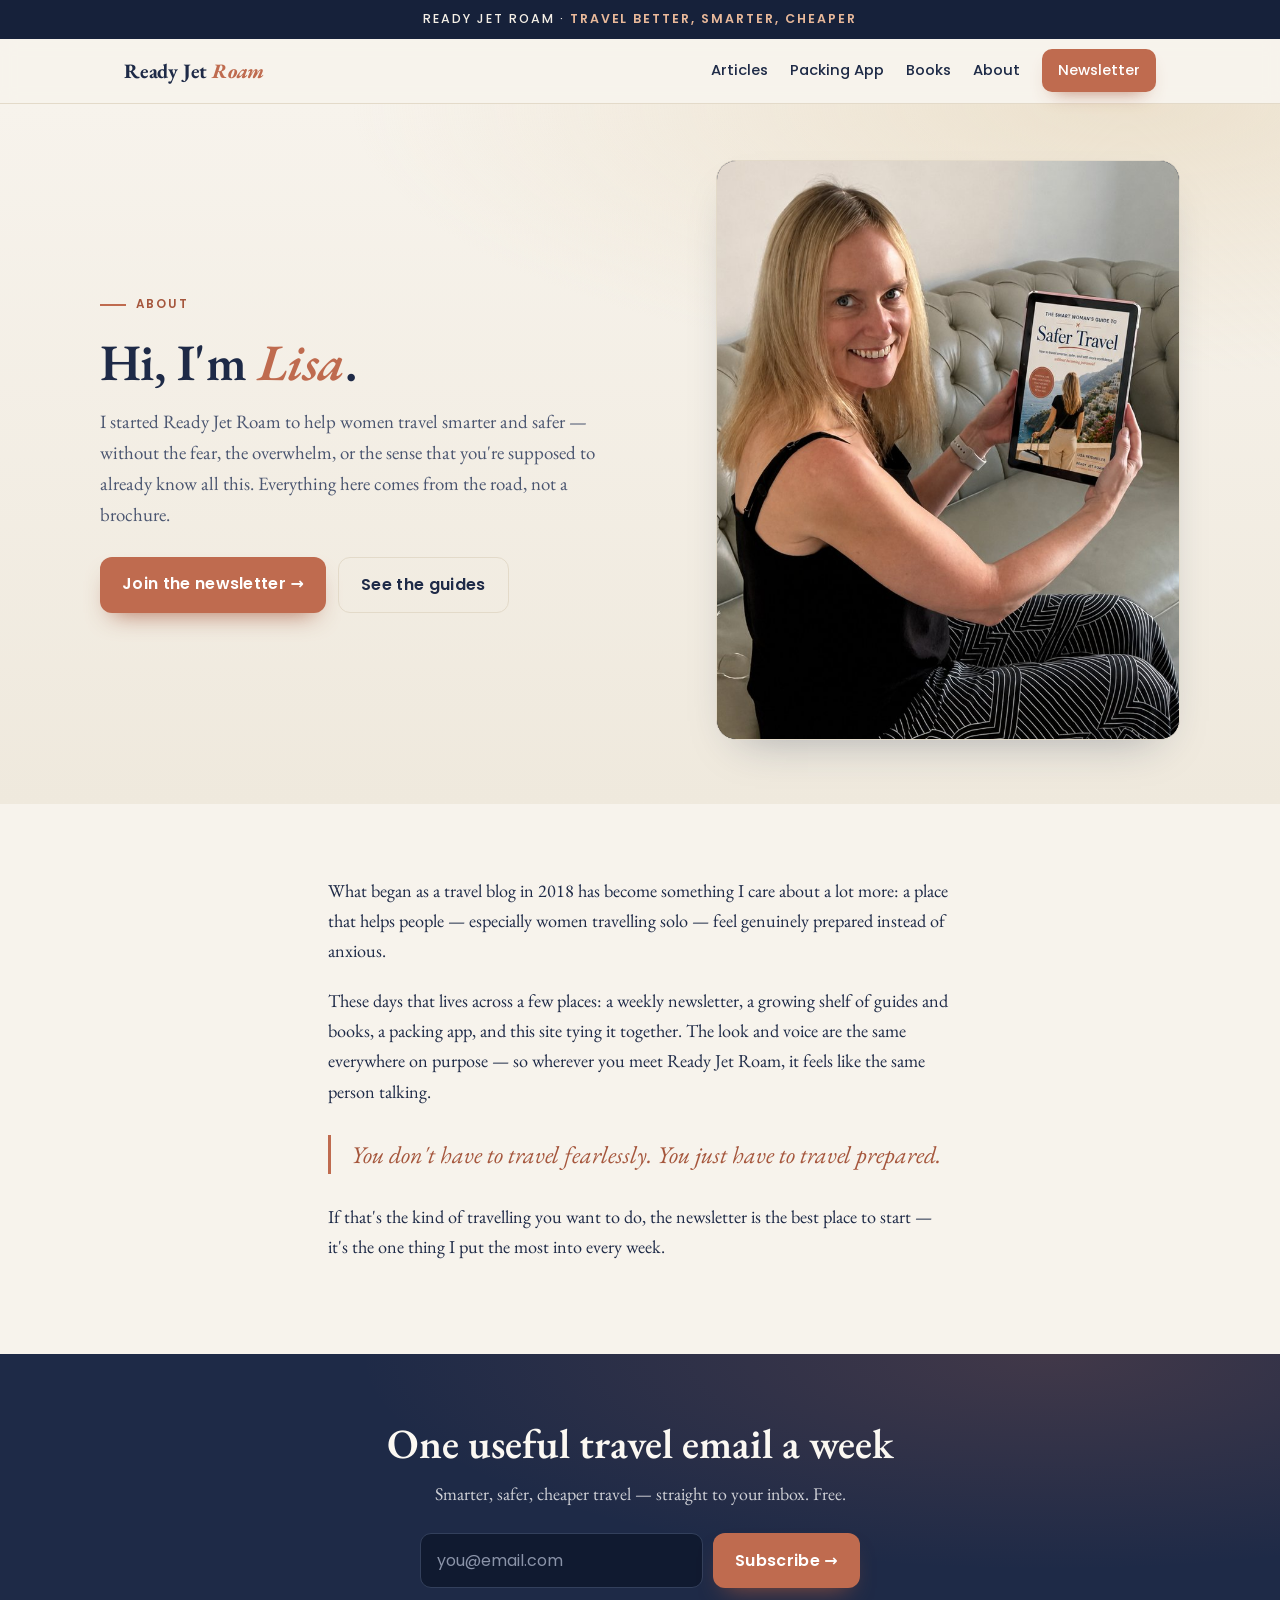
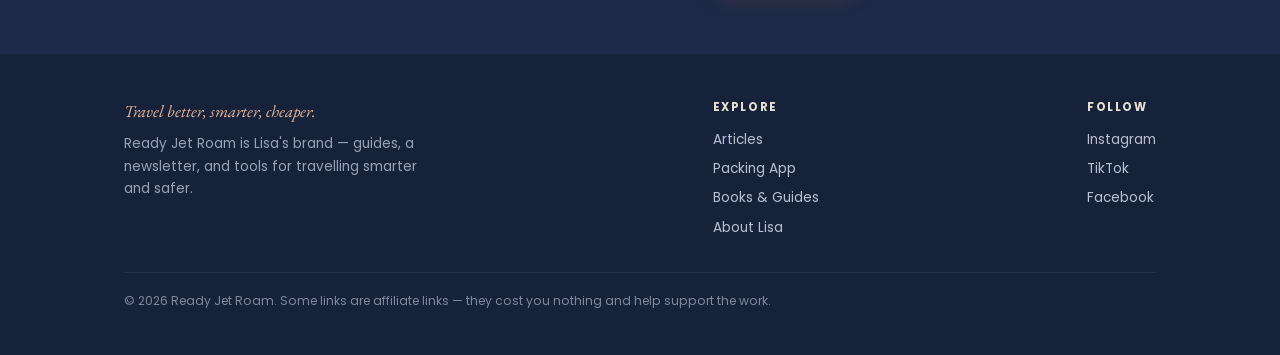
<file: site/about.html>
<!DOCTYPE html>
<html lang="en">
<head>
<meta charset="UTF-8">
<meta name="viewport" content="width=device-width, initial-scale=1">
<title>About Lisa — Ready Jet Roam</title>
<meta name="description" content="Meet Lisa, the face of Ready Jet Roam — helping women travel smarter, safer, and with more confidence.">
<link rel="icon" type="image/png" href="https://readyjetroam.com/wp-content/uploads/2020/10/green-icon-logo.png">
<link rel="preconnect" href="https://fonts.googleapis.com">
<link rel="preconnect" href="https://fonts.gstatic.com" crossorigin>
<link href="https://fonts.googleapis.com/css2?family=EB+Garamond:ital,wght@0,400;0,500;0,600;0,700;1,400;1,500;1,600&family=Poppins:wght@400;500;600;700&display=swap" rel="stylesheet">
<link rel="stylesheet" href="assets/theme.css">
</head>
<body data-page="about">

<!-- ================= SHARED HEADER ================= -->
<div class="topbar">Ready Jet Roam · <b>travel better, smarter, cheaper</b></div>
<nav class="nav">
  <div class="wrap nav-inner">
    <a class="brand" href="index.html">Ready Jet <em>Roam</em></a>
    <button class="nav-toggle" aria-label="Menu">☰</button>
    <div class="nav-links">
      <a href="articles/">Articles</a>
      <a href="index.html#packing-app">Packing App</a>
      <a href="https://shop.readyjetroam.com" data-evt="shop_click" data-evt-label="nav">Books</a>
      <a href="about.html">About</a>
      <a class="nav-cta" href="index.html#newsletter">Newsletter</a>
    </div>
  </div>
</nav>
<!-- ================= /SHARED HEADER ================= -->

<header class="hero">
  <div class="wrap hero-grid">
    <div class="hero-copy">
      <span class="eyebrow">About</span>
      <h1>Hi, I'm <em>Lisa</em>.</h1>
      <p class="lede">I started Ready Jet Roam to help women travel smarter and safer — without the fear, the overwhelm, or the sense that you're supposed to already know all this. Everything here comes from the road, not a brochure.</p>
      <div class="hero-actions">
        <a class="btn btn-primary" href="index.html#newsletter">Join the newsletter →</a>
        <a class="btn btn-ghost" href="https://shop.readyjetroam.com" data-evt="shop_click" data-evt-label="about">See the guides</a>
      </div>
    </div>
    <div class="hero-photo">
      <img src="assets/img/lisa.jpg" alt="Lisa from Ready Jet Roam" width="480" height="600">
    </div>
  </div>
</header>

<section class="band">
  <div class="wrap" style="max-width:720px">
    <div class="prose">
      <p>What began as a travel blog in 2018 has become something I care about a lot more: a place that helps people — especially women travelling solo — feel genuinely prepared instead of anxious.</p>
      <p>These days that lives across a few places: a weekly newsletter, a growing shelf of guides and books, a packing app, and this site tying it together. The look and voice are the same everywhere on purpose — so wherever you meet Ready Jet Roam, it feels like the same person talking.</p>
      <blockquote style="font-family:var(--serif);font-style:italic;font-size:1.5rem;color:var(--terra-dark);border-left:3px solid var(--terra);padding-left:20px;margin:28px 0">You don't have to travel fearlessly. You just have to travel prepared.</blockquote>
      <p>If that's the kind of travelling you want to do, the newsletter is the best place to start — it's the one thing I put the most into every week.</p>
    </div>
  </div>
</section>

<section class="news" id="newsletter">
  <div class="wrap news-inner">
    <h2>One useful travel email a week</h2>
    <p>Smarter, safer, cheaper travel — straight to your inbox. Free.</p>
    <form class="news-form" data-evt="newsletter_signup" action="https://newsletter.readyjetroam.com" method="post">
      <input type="email" name="email" placeholder="you@email.com" required>
      <button class="btn btn-primary" type="submit">Subscribe →</button>
    </form>
  </div>
</section>

<!-- ================= SHARED FOOTER ================= -->
<footer class="site">
  <div class="wrap">
    <div class="foot-grid">
      <div class="foot-col" style="max-width:320px">
        <p class="tagline">Travel better, smarter, cheaper.</p>
        <p style="color:#9aa2b5">Ready Jet Roam is Lisa's brand — guides, a newsletter, and tools for travelling smarter and safer.</p>
      </div>
      <div class="foot-col">
        <h5>Explore</h5>
        <a href="articles/">Articles</a>
        <a href="index.html#packing-app">Packing App</a>
        <a href="https://shop.readyjetroam.com">Books &amp; Guides</a>
        <a href="about.html">About Lisa</a>
      </div>
      <div class="foot-col">
        <h5>Follow</h5>
        <a href="https://instagram.com">Instagram</a>
        <a href="https://tiktok.com">TikTok</a>
        <a href="https://facebook.com">Facebook</a>
      </div>
    </div>
    <div class="fnote">© <span id="yr">2026</span> Ready Jet Roam. Some links are affiliate links — they cost you nothing and help support the work.</div>
  </div>
</footer>
<!-- ================= /SHARED FOOTER ================= -->

<script src="assets/rjr.js"></script>
<script>document.getElementById('yr').textContent=new Date().getFullYear()</script>
</body>
</html>
</file>
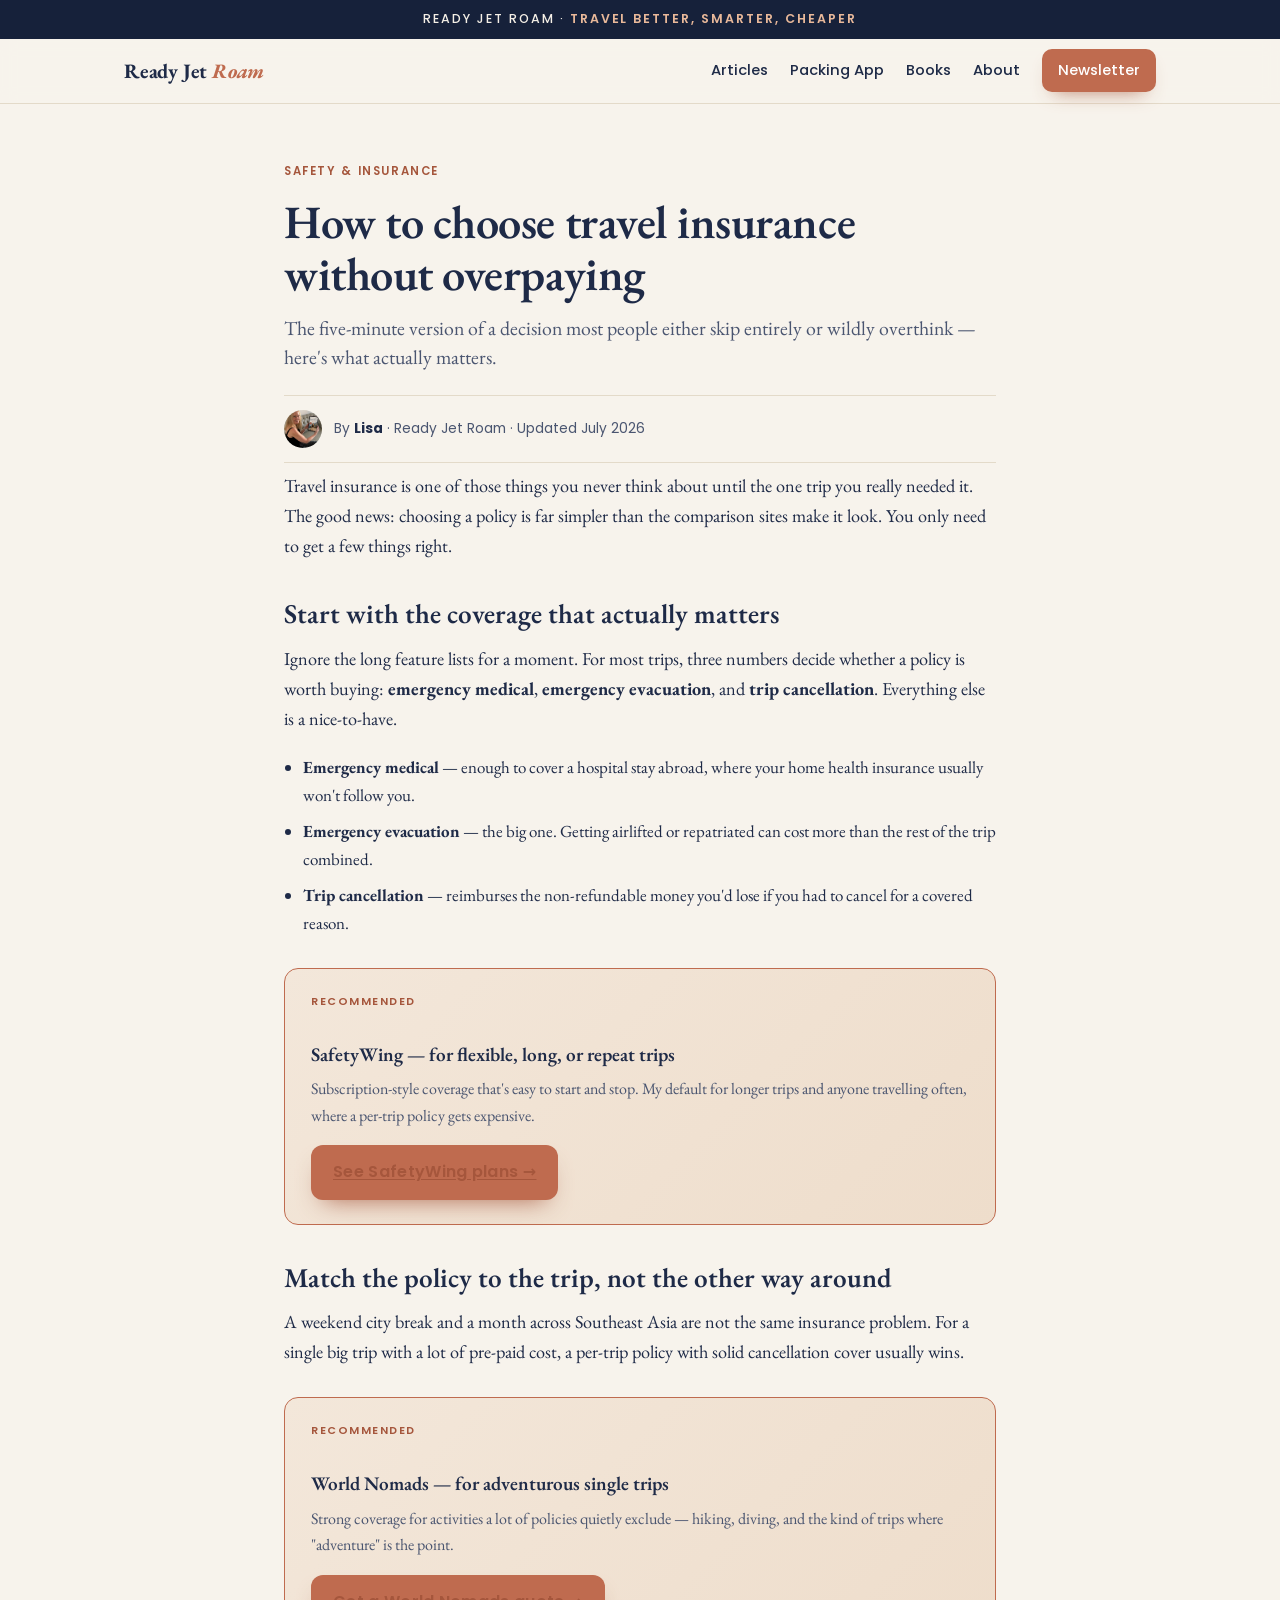
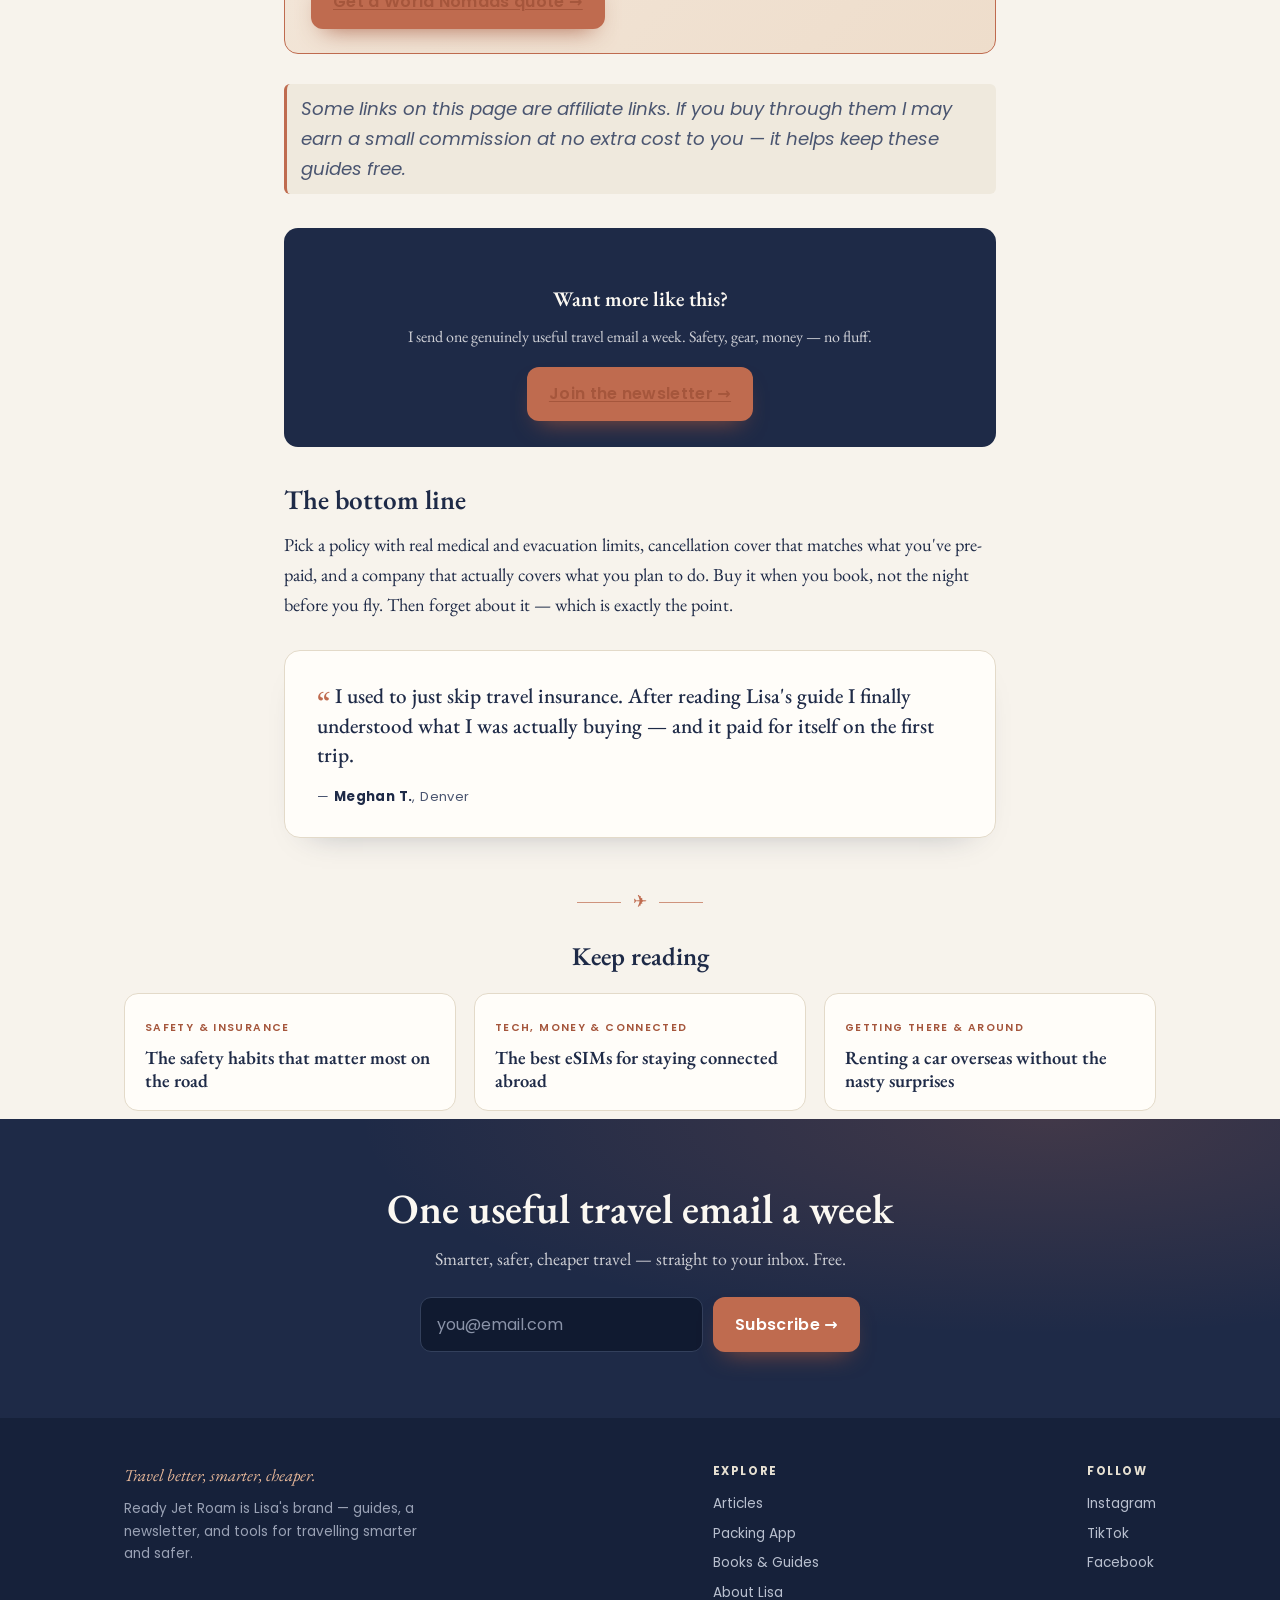
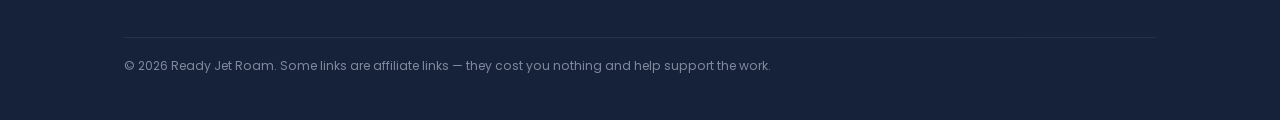
<file: site/articles/choosing-travel-insurance.html>
<!DOCTYPE html>
<html lang="en">
<head>
<meta charset="UTF-8">
<meta name="viewport" content="width=device-width, initial-scale=1">
<title>How to Choose Travel Insurance (Without Overpaying) — Ready Jet Roam</title>
<meta name="description" content="A plain-English guide to choosing travel insurance that actually covers you — what matters, what doesn't, and the policies I trust.">
<link rel="icon" type="image/png" href="https://readyjetroam.com/wp-content/uploads/2020/10/green-icon-logo.png">
<link rel="preconnect" href="https://fonts.googleapis.com">
<link rel="preconnect" href="https://fonts.gstatic.com" crossorigin>
<link href="https://fonts.googleapis.com/css2?family=EB+Garamond:ital,wght@0,400;0,500;0,600;0,700;1,400;1,500;1,600&family=Poppins:wght@400;500;600;700&display=swap" rel="stylesheet">
<link rel="stylesheet" href="../assets/theme.css">
</head>
<body data-page="choosing-travel-insurance">

<!-- ================= SHARED HEADER ================= -->
<div class="topbar">Ready Jet Roam · <b>travel better, smarter, cheaper</b></div>
<nav class="nav">
  <div class="wrap nav-inner">
    <a class="brand" href="../index.html">Ready Jet <em>Roam</em></a>
    <button class="nav-toggle" aria-label="Menu">☰</button>
    <div class="nav-links">
      <a href="index.html">Articles</a>
      <a href="../index.html#packing-app">Packing App</a>
      <a href="https://shop.readyjetroam.com" data-evt="shop_click" data-evt-label="nav">Books</a>
      <a href="../about.html">About</a>
      <a class="nav-cta" href="../index.html#newsletter">Newsletter</a>
    </div>
  </div>
</nav>
<!-- ================= /SHARED HEADER ================= -->

<article>
  <div class="article">
    <span class="kicker">Safety &amp; Insurance</span>
    <h1>How to choose travel insurance without overpaying</h1>
    <p class="dek">The five-minute version of a decision most people either skip entirely or wildly overthink — here's what actually matters.</p>
    <div class="byline">
      <img src="../assets/img/lisa.jpg" alt="Lisa">
      <span>By <b>Lisa</b> · Ready Jet Roam · Updated July 2026</span>
    </div>
  </div>

  <div class="prose">
    <p>Travel insurance is one of those things you never think about until the one trip you really needed it. The good news: choosing a policy is far simpler than the comparison sites make it look. You only need to get a few things right.</p>

    <h2>Start with the coverage that actually matters</h2>
    <p>Ignore the long feature lists for a moment. For most trips, three numbers decide whether a policy is worth buying: <b>emergency medical</b>, <b>emergency evacuation</b>, and <b>trip cancellation</b>. Everything else is a nice-to-have.</p>
    <ul>
      <li><b>Emergency medical</b> — enough to cover a hospital stay abroad, where your home health insurance usually won't follow you.</li>
      <li><b>Emergency evacuation</b> — the big one. Getting airlifted or repatriated can cost more than the rest of the trip combined.</li>
      <li><b>Trip cancellation</b> — reimburses the non-refundable money you'd lose if you had to cancel for a covered reason.</li>
    </ul>

    <div class="affiliate">
      <div class="k">Recommended</div>
      <h3>SafetyWing — for flexible, long, or repeat trips</h3>
      <p>Subscription-style coverage that's easy to start and stop. My default for longer trips and anyone travelling often, where a per-trip policy gets expensive.</p>
      <a class="btn btn-primary" href="https://safetywing.com"
         data-evt="affiliate_click" data-evt-label="safetywing" data-evt-page="choosing-travel-insurance"
         rel="sponsored nofollow" target="_blank">See SafetyWing plans →</a>
    </div>

    <h2>Match the policy to the trip, not the other way around</h2>
    <p>A weekend city break and a month across Southeast Asia are not the same insurance problem. For a single big trip with a lot of pre-paid cost, a per-trip policy with solid cancellation cover usually wins.</p>

    <div class="affiliate">
      <div class="k">Recommended</div>
      <h3>World Nomads — for adventurous single trips</h3>
      <p>Strong coverage for activities a lot of policies quietly exclude — hiking, diving, and the kind of trips where "adventure" is the point.</p>
      <a class="btn btn-primary" href="https://worldnomads.com"
         data-evt="affiliate_click" data-evt-label="world-nomads" data-evt-page="choosing-travel-insurance"
         rel="sponsored nofollow" target="_blank">Get a World Nomads quote →</a>
    </div>

    <p class="disclosure">Some links on this page are affiliate links. If you buy through them I may earn a small commission at no extra cost to you — it helps keep these guides free.</p>

    <div class="inline-news">
      <h3>Want more like this?</h3>
      <p>I send one genuinely useful travel email a week. Safety, gear, money — no fluff.</p>
      <a class="btn btn-primary" href="../index.html#newsletter">Join the newsletter →</a>
    </div>

    <h2>The bottom line</h2>
    <p>Pick a policy with real medical and evacuation limits, cancellation cover that matches what you've pre-paid, and a company that actually covers what you plan to do. Buy it when you book, not the night before you fly. Then forget about it — which is exactly the point.</p>

    <figure class="tq" style="margin:30px 0">
      <blockquote>I used to just skip travel insurance. After reading Lisa's guide I finally understood what I was actually buying — and it paid for itself on the first trip.</blockquote>
      <cite>— <b>Meghan T.</b>, Denver</cite>
    </figure>
  </div>

  <div class="wrap" style="padding-top:20px;padding-bottom:8px">
    <div class="plane-rule">✈</div>
    <h2 style="text-align:center;margin:26px 0 22px;font-size:1.6rem">Keep reading</h2>
    <div class="related">
      <a class="rel-card" href="#"><div class="rc-body"><span class="k">Safety &amp; Insurance</span><h4>The safety habits that matter most on the road</h4></div></a>
      <a class="rel-card" href="#"><div class="rc-body"><span class="k">Tech, Money &amp; Connected</span><h4>The best eSIMs for staying connected abroad</h4></div></a>
      <a class="rel-card" href="#"><div class="rc-body"><span class="k">Getting There &amp; Around</span><h4>Renting a car overseas without the nasty surprises</h4></div></a>
    </div>
  </div>
</article>

<section class="news" id="newsletter">
  <div class="wrap news-inner">
    <h2>One useful travel email a week</h2>
    <p>Smarter, safer, cheaper travel — straight to your inbox. Free.</p>
    <form class="news-form" data-evt="newsletter_signup" action="https://newsletter.readyjetroam.com" method="post">
      <input type="email" name="email" placeholder="you@email.com" required>
      <button class="btn btn-primary" type="submit">Subscribe →</button>
    </form>
  </div>
</section>

<!-- ================= SHARED FOOTER ================= -->
<footer class="site">
  <div class="wrap">
    <div class="foot-grid">
      <div class="foot-col" style="max-width:320px">
        <p class="tagline">Travel better, smarter, cheaper.</p>
        <p style="color:#9aa2b5">Ready Jet Roam is Lisa's brand — guides, a newsletter, and tools for travelling smarter and safer.</p>
      </div>
      <div class="foot-col">
        <h5>Explore</h5>
        <a href="index.html">Articles</a>
        <a href="../index.html#packing-app">Packing App</a>
        <a href="https://shop.readyjetroam.com">Books &amp; Guides</a>
        <a href="../about.html">About Lisa</a>
      </div>
      <div class="foot-col">
        <h5>Follow</h5>
        <a href="https://instagram.com">Instagram</a>
        <a href="https://tiktok.com">TikTok</a>
        <a href="https://facebook.com">Facebook</a>
      </div>
    </div>
    <div class="fnote">© <span id="yr">2026</span> Ready Jet Roam. Some links are affiliate links — they cost you nothing and help support the work.</div>
  </div>
</footer>
<!-- ================= /SHARED FOOTER ================= -->

<script src="../assets/rjr.js"></script>
<script>document.getElementById('yr').textContent=new Date().getFullYear()</script>
</body>
</html>
</file>
<file: site/assets/theme.css>
/* =====================================================================
   Ready Jet Roam — site design system
   Extracted from the safety-guide landing page and the packing-app
   aesthetic. This is the single source of truth for the whole site:
   change a token here and every page updates. (Brief, Phase 1.)
   ===================================================================== */

:root{
  /* ---- palette ---- */
  --paper:#f7f3ec;
  --paper-2:#efe9dd;
  --card:#fffdf9;
  --navy:#1e2a47;
  --navy-deep:#16213a;
  --navy-soft:#4a5570;
  --terra:#bf6b4f;
  --terra-dark:#a5563c;
  --terra-tint:#f1e2d8;
  --sand:#e9b99a;
  --sea:#7fa3b8;
  --line:#e3dac9;

  /* ---- effects ---- */
  --shadow:0 20px 44px -24px rgba(30,42,71,.38);
  --shadow-sm:0 16px 34px -26px rgba(30,42,71,.4);

  /* ---- type ---- */
  --serif:'EB Garamond',Georgia,serif;
  --sans:'Poppins',system-ui,-apple-system,Segoe UI,Roboto,sans-serif;

  /* ---- rhythm ---- */
  --wrap:1080px;
  --radius:16px;
}

*{box-sizing:border-box;margin:0;padding:0}
html{scroll-behavior:smooth}
body{
  font-family:var(--serif);
  color:var(--navy);
  background:var(--paper);
  line-height:1.65;
  font-size:1.06rem;
  -webkit-font-smoothing:antialiased;
}
img{max-width:100%;display:block}
a{color:var(--terra-dark)}

.wrap{max-width:var(--wrap);margin:0 auto;padding:0 24px}
h1,h2{font-family:var(--serif);font-weight:600;line-height:1.12}
h3{font-family:var(--sans);font-weight:600}
.sans{font-family:var(--sans)}

/* ---- shared bits ---- */
.eyebrow{
  display:inline-flex;align-items:center;gap:10px;
  font-family:var(--sans);font-size:.74rem;letter-spacing:.18em;
  text-transform:uppercase;color:var(--terra-dark);font-weight:600;margin-bottom:18px
}
.eyebrow::before{content:"";width:26px;height:1.5px;background:var(--terra)}
.pill{
  display:inline-block;font-family:var(--sans);font-size:.72rem;
  letter-spacing:.12em;text-transform:uppercase;font-weight:600;
  color:var(--terra-dark);background:var(--terra-tint);
  padding:7px 15px;border-radius:999px
}
.plane-rule{display:flex;align-items:center;justify-content:center;gap:12px;color:var(--terra);margin:0 auto}
.plane-rule::before,.plane-rule::after{content:"";height:1px;width:44px;background:var(--terra);opacity:.7}

/* ---- buttons ---- */
.btn{
  display:inline-block;text-align:center;text-decoration:none;cursor:pointer;
  font-family:var(--sans);font-weight:600;font-size:1rem;letter-spacing:.02em;
  padding:14px 22px;border-radius:12px;border:0;transition:background .2s,transform .1s,color .2s
}
.btn-primary{background:var(--terra);color:#fff;box-shadow:0 12px 24px -12px rgba(165,86,60,.85)}
.btn-primary:hover{background:var(--terra-dark)}
.btn-primary:active{transform:translateY(1px)}
.btn-ghost{background:transparent;color:var(--navy);border:1px solid var(--line)}
.btn-ghost:hover{background:var(--paper-2)}
.btn-block{display:block;width:100%}

/* =====================================================================
   HEADER / NAV  — SHARED. Keep identical across pages (see README).
   ===================================================================== */
.topbar{
  background:var(--navy-deep);color:#f4efe6;text-align:center;
  font-family:var(--sans);font-size:.78rem;letter-spacing:.16em;
  text-transform:uppercase;padding:9px 12px;font-weight:500
}
.topbar b{color:var(--sand);font-weight:600}

.nav{
  position:sticky;top:0;z-index:40;background:rgba(247,243,236,.92);
  backdrop-filter:saturate(140%) blur(8px);border-bottom:1px solid var(--line)
}
.nav-inner{display:flex;align-items:center;gap:22px;height:64px}
.brand{font-family:var(--serif);font-weight:700;font-size:1.28rem;color:var(--navy);text-decoration:none;letter-spacing:-.01em}
.brand em{color:var(--terra);font-style:italic}
.nav-links{display:flex;align-items:center;gap:22px;margin-left:auto;font-family:var(--sans);font-size:.92rem}
.nav-links a{color:var(--navy);text-decoration:none;font-weight:500}
.nav-links a:hover{color:var(--terra-dark)}
.nav-cta{padding:9px 16px;border-radius:10px;background:var(--terra);color:#fff!important;box-shadow:0 10px 20px -12px rgba(165,86,60,.85)}
.nav-cta:hover{background:var(--terra-dark)}
.nav-toggle{display:none;margin-left:auto;background:none;border:1px solid var(--line);border-radius:9px;padding:8px 11px;font-size:1.1rem;cursor:pointer}

/* =====================================================================
   HERO
   ===================================================================== */
.hero{position:relative;overflow:hidden;background:
  radial-gradient(110% 70% at 88% 0%, #ece1cd 0%, transparent 55%),
  linear-gradient(180deg,var(--paper) 0%,var(--paper-2) 100%)}
.hero-grid{display:grid;grid-template-columns:1.1fr .9fr;gap:48px;align-items:center;padding:56px 0 64px}
.hero h1{font-size:clamp(2.1rem,4vw,3.2rem);letter-spacing:-.01em}
.hero h1 em{font-style:italic;color:var(--terra)}
.hero .lede{font-size:1.18rem;color:var(--navy-soft);margin:16px 0 26px;max-width:60ch}
.hero-actions{display:flex;flex-wrap:wrap;gap:12px}
.hero-photo{
  aspect-ratio:4/5;border-radius:20px;overflow:hidden;border:1px solid var(--line);
  box-shadow:var(--shadow);background:#212a41
}
.hero-photo img{width:100%;height:100%;object-fit:cover;object-position:50% 30%}

/* =====================================================================
   SECTIONS / BANDS
   ===================================================================== */
.band{padding:72px 0}
.band-paper2{background:var(--paper-2)}
.band-navy{background:var(--navy);color:#e9e4d8}
.band-navy h2{color:#fbf8f2}
.band-navy .eyebrow{color:var(--sand)}
.band-navy .eyebrow::before{background:var(--sand)}
.section-head{text-align:center;max-width:660px;margin:0 auto 44px}
.section-head h2{font-size:clamp(1.9rem,3.8vw,2.7rem);margin-bottom:14px}
.section-head p{color:var(--navy-soft);font-size:1.12rem}
.band-navy .section-head p{color:#cfd0d6}

/* =====================================================================
   FUNNEL CARDS  (books / newsletter / packing guide / packing app)
   Every homepage path = exactly one obvious next step. (Brief §3)
   ===================================================================== */
.funnels{display:grid;grid-template-columns:repeat(4,1fr);gap:18px}
.funnel{
  background:var(--card);border:1px solid var(--line);border-radius:14px;padding:26px 22px;
  display:flex;flex-direction:column;text-decoration:none;color:inherit;
  transition:transform .25s,box-shadow .25s
}
.funnel:hover{transform:translateY(-3px);box-shadow:var(--shadow)}
.funnel .ic{width:46px;height:46px;border-radius:12px;background:var(--terra-tint);
  display:flex;align-items:center;justify-content:center;font-size:1.3rem;margin-bottom:16px}
.funnel h3{font-size:1.08rem;color:var(--navy);margin-bottom:6px}
.funnel p{font-size:.96rem;color:var(--navy-soft);line-height:1.5;flex:1}
.funnel .go{margin-top:14px;font-family:var(--sans);font-weight:600;font-size:.9rem;color:var(--terra-dark)}

/* =====================================================================
   PRODUCT SPOTLIGHT  — the swappable block. Editing this is a
   five-minute content edit (see README / data-block markers). (Brief §4)
   ===================================================================== */
.spotlight{display:grid;grid-template-columns:.85fr 1.15fr;gap:52px;align-items:center}
.spotlight-cover{display:flex;justify-content:center}
.spotlight-cover img{
  width:100%;max-width:320px;border-radius:12px;box-shadow:var(--shadow);
  border:1px solid var(--line)
}
.spotlight-body h2{font-size:clamp(1.7rem,3vw,2.35rem);margin-bottom:14px}
.spotlight-body .lede{color:var(--navy-soft);font-size:1.12rem;margin-bottom:20px;max-width:52ch}
.spotlight-actions{display:flex;flex-wrap:wrap;gap:12px;align-items:center;margin-top:6px}
.spotlight-price{font-family:var(--sans);font-weight:600;color:var(--navy);font-size:1.05rem}

/* also-from-us compact row */
.catalog-row{display:grid;grid-template-columns:repeat(4,1fr);gap:16px;margin-top:34px}
.cat-item{display:flex;gap:12px;align-items:center;background:var(--card);border:1px solid var(--line);
  border-radius:12px;padding:12px 14px;text-decoration:none;color:inherit;transition:box-shadow .2s}
.cat-item:hover{box-shadow:var(--shadow-sm)}
.cat-item img{width:44px;height:60px;object-fit:cover;border-radius:6px;flex:none}
.cat-item span{font-family:var(--sans);font-size:.86rem;font-weight:500;line-height:1.35}

/* =====================================================================
   CATEGORY GRID  (article library — maps 1:1 to revenue streams. Brief §3)
   ===================================================================== */
.cats{display:grid;grid-template-columns:repeat(3,1fr);gap:18px}
.cat-card{background:var(--card);border:1px solid var(--line);border-radius:14px;padding:26px 24px;
  text-decoration:none;color:inherit;transition:transform .25s,box-shadow .25s}
.cat-card:hover{transform:translateY(-3px);box-shadow:var(--shadow)}
.cat-card .k{font-family:var(--sans);font-size:.7rem;letter-spacing:.14em;text-transform:uppercase;
  color:var(--terra-dark);font-weight:600}
.cat-card h3{font-size:1.18rem;color:var(--navy);margin:8px 0 8px}
.cat-card p{font-size:.96rem;color:var(--navy-soft);line-height:1.5}

/* =====================================================================
   TESTIMONIAL COMPONENT — two treatments. (Brief §5)
   .quote  = styled pull-quote
   .screenshot (mailcard) = framed DM/email screenshot
   ===================================================================== */
.testi-grid{display:grid;grid-template-columns:repeat(2,1fr);gap:22px;align-items:start}

.tq{background:var(--card);border:1px solid var(--line);border-radius:16px;padding:30px 32px;box-shadow:var(--shadow-sm)}
.tq blockquote{font-size:1.32rem;line-height:1.4;color:var(--navy);font-weight:500}
.tq blockquote::before{content:"“";color:var(--terra);font-size:2rem;line-height:0;vertical-align:-.35em;margin-right:4px}
.tq cite{display:block;font-style:normal;font-family:var(--sans);font-size:.82rem;color:var(--navy-soft);margin-top:16px;letter-spacing:.03em}
.tq cite b{color:var(--navy)}

.mailcard{
  background:var(--card);border:1px solid var(--line);border-radius:14px;padding:20px 22px;
  box-shadow:var(--shadow-sm);
  font-family:-apple-system,BlinkMacSystemFont,'Segoe UI',Roboto,Arial,sans-serif
}
.mail-head{display:flex;align-items:center;gap:12px;margin-bottom:14px}
.mail-avatar{flex:none;width:40px;height:40px;border-radius:50%;
  background:radial-gradient(circle at 50% 34%, #d3d6e0 0 34%, transparent 35%), #b6bac8}
.mail-name{display:block;width:120px;height:13px;border-radius:4px;margin-bottom:7px;
  background:linear-gradient(90deg,#b7bac9,#ccd0dc 45%,#b1b5c6 72%,#c8ccd8);filter:blur(2.5px)}
.mail-to{font-size:.74rem;color:var(--navy-soft)}
.mail-body{font-size:.95rem;line-height:1.6;color:#33405c}
.mail-body b{color:var(--navy)}

/* =====================================================================
   NEWSLETTER CTA BAND — the only audience we own. (Brief §3)
   ===================================================================== */
.news{background:var(--navy);position:relative;overflow:hidden}
.news::before{content:"";position:absolute;inset:0;
  background:radial-gradient(90% 120% at 82% 0%, rgba(191,107,79,.22), transparent 60%)}
.news-inner{position:relative;text-align:center;max-width:620px;margin:0 auto;padding:66px 0}
.news h2{color:#fbf8f2;font-size:clamp(1.9rem,3.6vw,2.6rem);margin-bottom:12px}
.news p{color:#cfd0d6;font-size:1.12rem;margin-bottom:24px}
.news-form{display:flex;gap:10px;max-width:440px;margin:0 auto;flex-wrap:wrap}
.news-form input{flex:1;min-width:200px;padding:14px 16px;border-radius:11px;border:1px solid #33405c;
  background:#101a30;color:#f4efe6;font-family:var(--sans);font-size:1rem}
.news-form input::placeholder{color:#8a93a8}
.news small{display:block;color:#8a93a8;font-family:var(--sans);font-size:.76rem;margin-top:14px}

/* =====================================================================
   ARTICLE TEMPLATE
   ===================================================================== */
.article{max-width:760px;margin:0 auto;padding:52px 24px 8px}
.article .kicker{font-family:var(--sans);font-size:.72rem;letter-spacing:.14em;text-transform:uppercase;
  color:var(--terra-dark);font-weight:600}
.article h1{font-size:clamp(2rem,4vw,2.9rem);margin:12px 0 14px;letter-spacing:-.01em}
.article .dek{font-size:1.24rem;color:var(--navy-soft);line-height:1.5;margin-bottom:22px}
.article .byline{display:flex;align-items:center;gap:12px;font-family:var(--sans);font-size:.86rem;
  color:var(--navy-soft);border-top:1px solid var(--line);border-bottom:1px solid var(--line);padding:14px 0}
.article .byline img{width:38px;height:38px;border-radius:50%;object-fit:cover}
.article .byline b{color:var(--navy)}
.prose{max-width:760px;margin:0 auto;padding:0 24px}
.prose p{font-size:1.14rem;margin:0 0 20px}
.prose h2{font-size:1.7rem;margin:38px 0 14px}
.prose h3{font-family:var(--serif);font-size:1.32rem;margin:28px 0 10px}
.prose a{color:var(--terra-dark);text-decoration:underline;text-underline-offset:2px}
.prose ul{margin:0 0 20px 1.1em}
.prose li{margin-bottom:8px}

/* affiliate content block */
.affiliate{
  background:linear-gradient(135deg,#f3e7da,#eeddcb);border:1px solid var(--terra);border-radius:14px;
  padding:24px 26px;margin:30px 0
}
.affiliate .k{font-family:var(--sans);font-size:.68rem;letter-spacing:.14em;text-transform:uppercase;
  color:var(--terra-dark);font-weight:600;margin-bottom:8px}
.affiliate h3{font-size:1.2rem;color:var(--navy);margin-bottom:6px}
.affiliate p{font-size:1rem;color:var(--navy-soft);margin-bottom:16px}
.disclosure{font-family:var(--sans);font-size:.76rem;color:var(--navy-soft);font-style:italic;
  background:var(--paper-2);border-left:3px solid var(--terra);padding:10px 14px;border-radius:6px;margin:26px 0}

/* inline newsletter nudge inside an article */
.inline-news{background:var(--navy);color:#e9e4d8;border-radius:14px;padding:26px 28px;margin:34px 0;text-align:center}
.inline-news h3{color:#fbf8f2;font-size:1.3rem;margin-bottom:8px}
.inline-news p{color:#cfd0d6;margin-bottom:16px;font-size:1rem}

/* related articles */
.related{display:grid;grid-template-columns:repeat(3,1fr);gap:18px}
.rel-card{background:var(--card);border:1px solid var(--line);border-radius:14px;overflow:hidden;
  text-decoration:none;color:inherit;transition:transform .25s,box-shadow .25s}
.rel-card:hover{transform:translateY(-3px);box-shadow:var(--shadow)}
.rel-card .rc-body{padding:18px 20px}
.rel-card .k{font-family:var(--sans);font-size:.66rem;letter-spacing:.13em;text-transform:uppercase;color:var(--terra-dark);font-weight:600}
.rel-card h4{font-family:var(--serif);font-size:1.16rem;font-weight:600;margin:6px 0 0;line-height:1.25}

/* =====================================================================
   FOOTER — SHARED. Keep identical across pages (see README).
   ===================================================================== */
footer.site{background:var(--navy-deep);color:#9aa2b5;padding:44px 0;font-family:var(--sans);font-size:.85rem}
footer.site .foot-grid{display:flex;flex-wrap:wrap;gap:32px;justify-content:space-between;align-items:flex-start}
footer.site .tagline{font-family:var(--serif);font-style:italic;color:var(--sand);font-size:1.05rem;margin-bottom:8px}
footer.site .foot-col h5{color:#e6e0d2;font-size:.72rem;letter-spacing:.14em;text-transform:uppercase;margin-bottom:12px}
footer.site .foot-col a{display:block;color:#b9c0cf;text-decoration:none;margin-bottom:7px}
footer.site .foot-col a:hover{color:var(--sand)}
footer.site .fnote{margin-top:26px;padding-top:18px;border-top:1px solid #2a3550;font-size:.76rem;opacity:.8}

/* =====================================================================
   RESPONSIVE
   ===================================================================== */
@media(max-width:900px){
  .hero-grid{grid-template-columns:1fr;gap:30px}
  .hero-photo{max-width:360px;margin:0 auto}
  .funnels{grid-template-columns:repeat(2,1fr)}
  .spotlight{grid-template-columns:1fr;gap:30px}
  .spotlight-cover img{max-width:240px}
  .catalog-row{grid-template-columns:repeat(2,1fr)}
  .cats{grid-template-columns:1fr}
  .testi-grid{grid-template-columns:1fr}
  .related{grid-template-columns:1fr}
  .band{padding:56px 0}
  .nav-links{display:none}
  .nav-links.open{display:flex;position:absolute;top:64px;left:0;right:0;flex-direction:column;
    align-items:stretch;gap:0;background:var(--paper);border-bottom:1px solid var(--line);padding:8px 24px 16px}
  .nav-links.open a{padding:12px 0;border-bottom:1px solid var(--line)}
  .nav-links.open .nav-cta{text-align:center;margin-top:10px;border-bottom:0}
  .nav-toggle{display:block}
}
@media(max-width:520px){
  body{font-size:1.02rem}
  .funnels{grid-template-columns:1fr}
  .catalog-row{grid-template-columns:1fr}
  .news-form{flex-direction:column}
}
</file>
